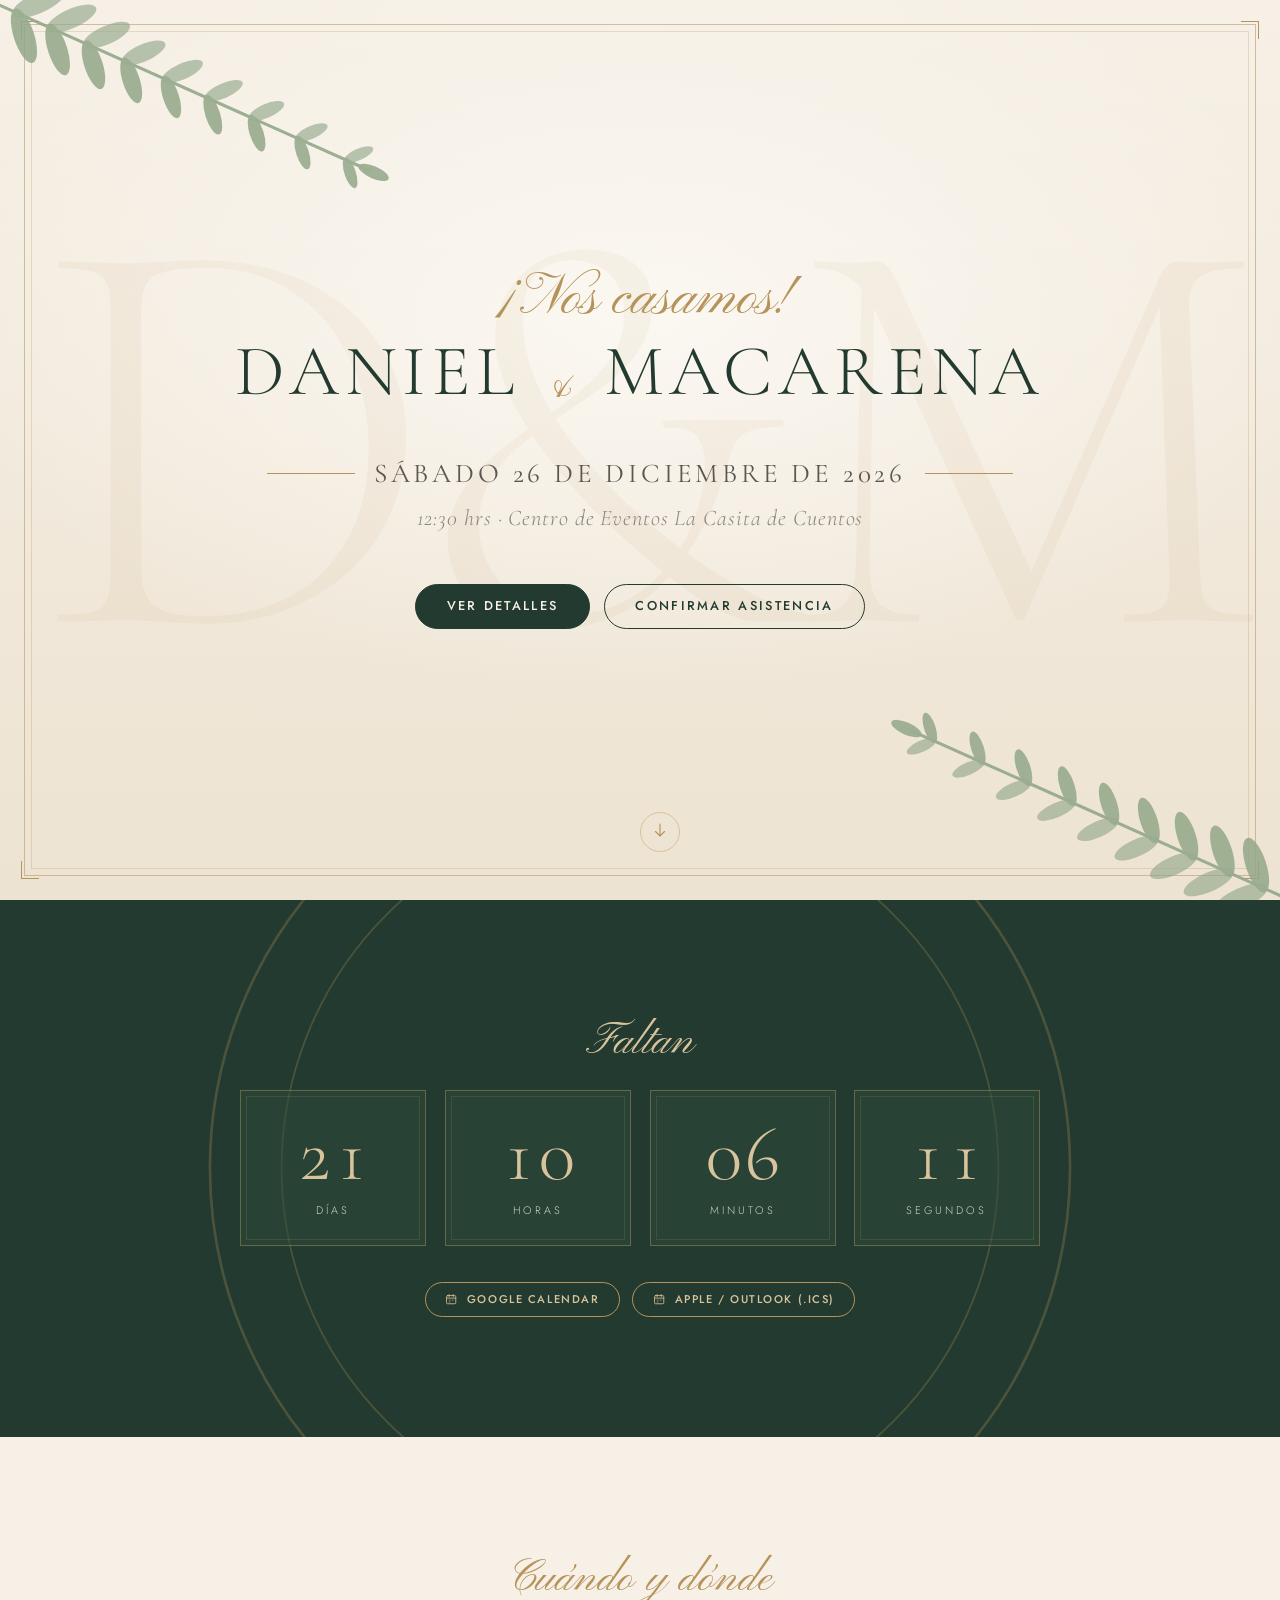
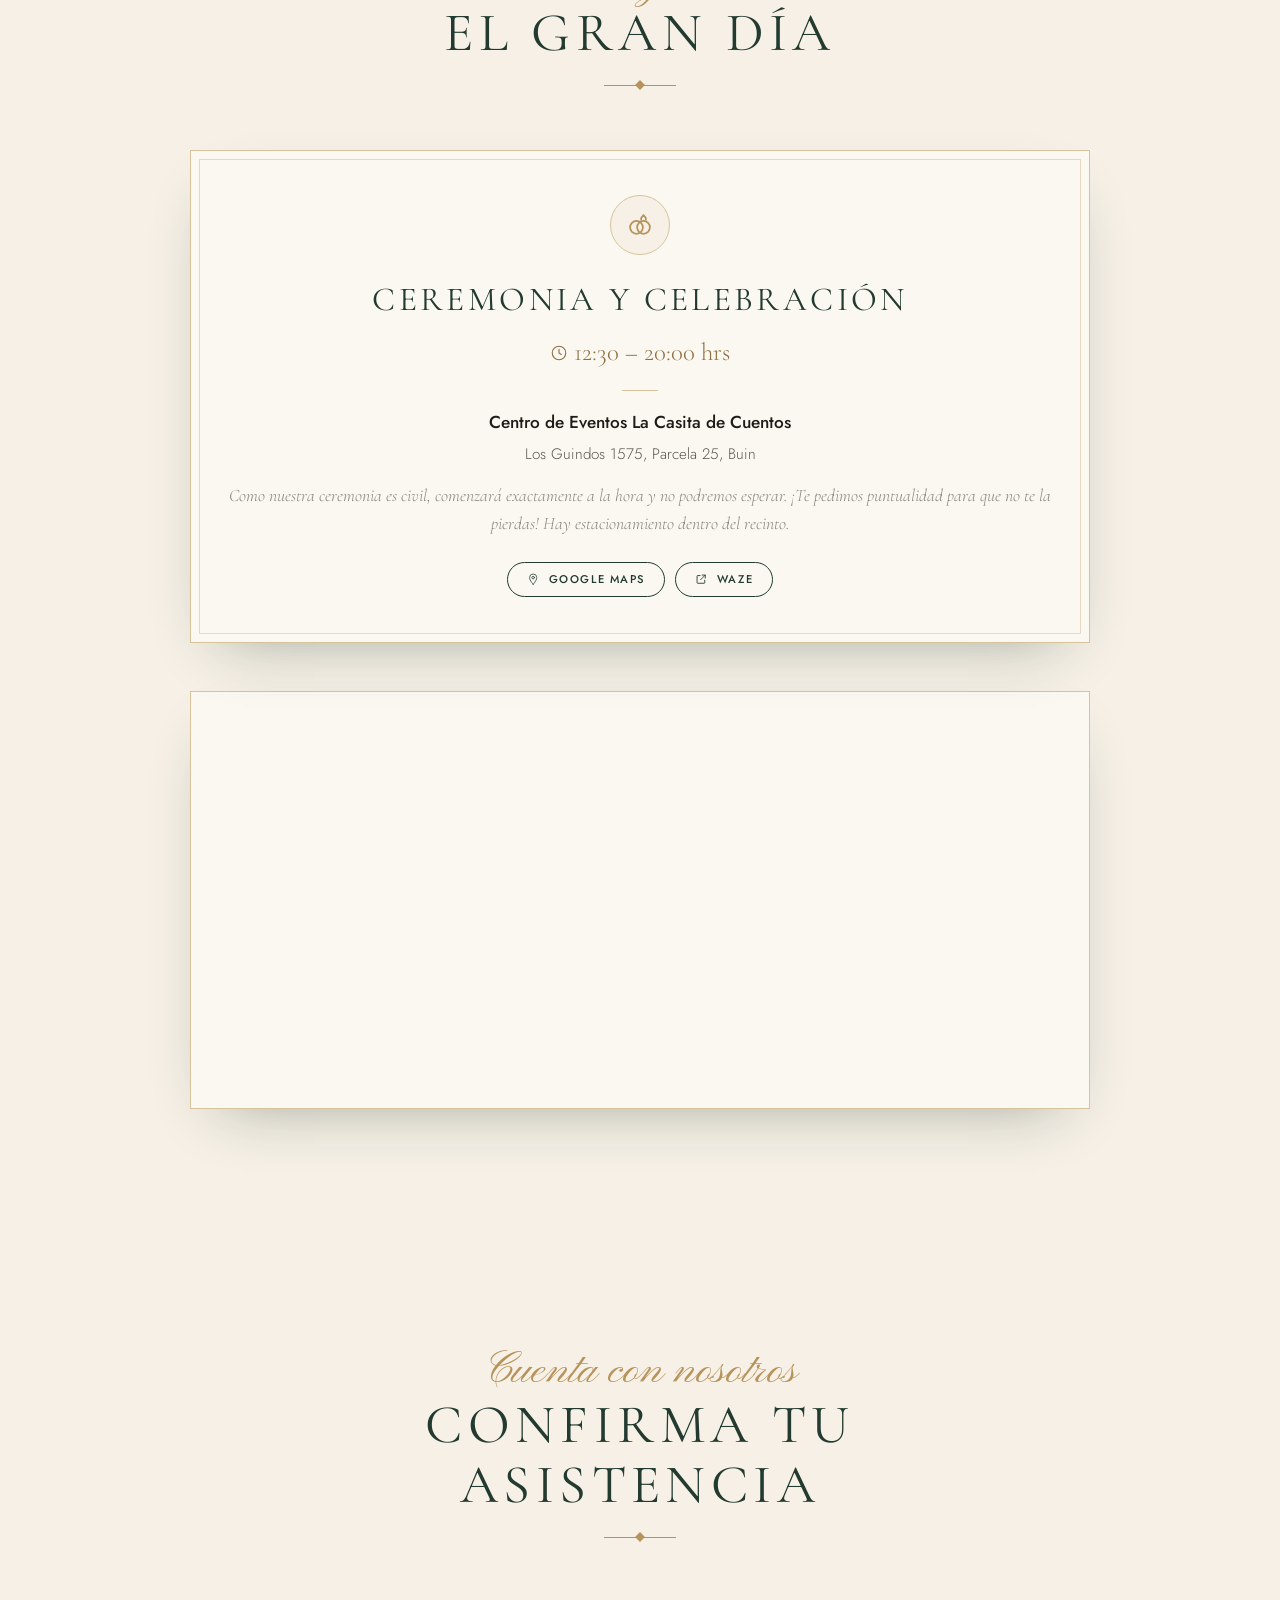
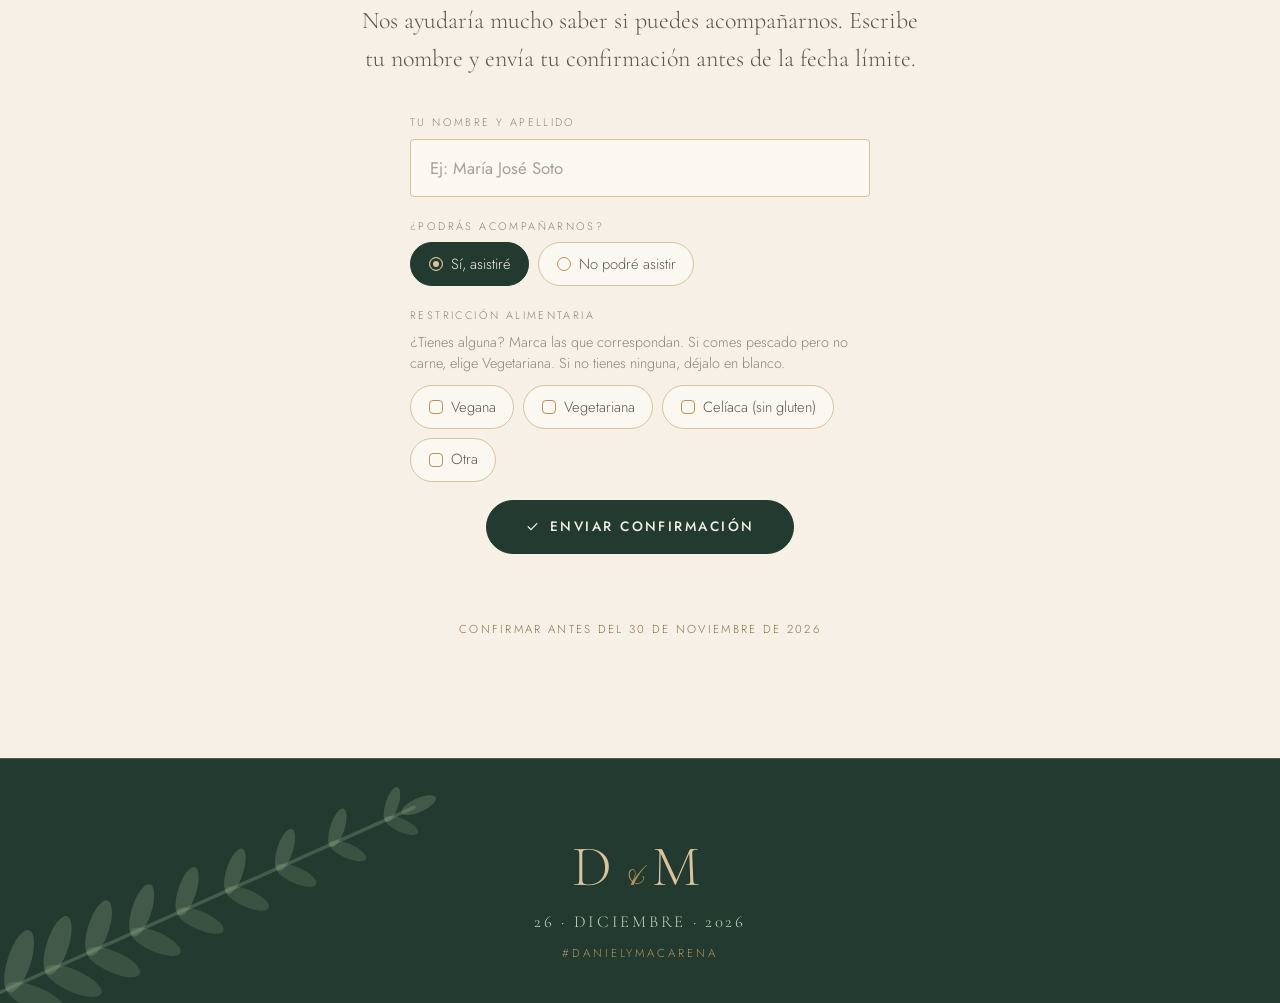
<file: index.html>
<!DOCTYPE html>
<html lang="es-CL">
<head>
  <meta charset="UTF-8">
  <meta name="viewport" content="width=device-width, initial-scale=1">
  <title>Daniel & Macarena · ¡Nos casamos!</title>
  <meta name="description" content="Te invitamos a celebrar el matrimonio de Daniel y Macarena. Fecha, hora, lugar, itinerario y toda la información del gran día.">
  <meta property="og:title" content="Daniel & Macarena · ¡Nos casamos!">
  <meta property="og:description" content="Te invitamos a celebrar nuestro matrimonio. Aquí encontrarás toda la información del gran día.">
  <meta property="og:type" content="website">
  <meta name="theme-color" content="#223A2F">
  <link rel="icon" href="/assets/favicon.svg" type="image/svg+xml">
  <link rel="preconnect" href="https://fonts.googleapis.com">
  <link rel="preconnect" href="https://fonts.gstatic.com" crossorigin>
  <link href="https://fonts.googleapis.com/css2?family=Cormorant+Garamond:ital,wght@0,300;0,400;0,500;1,300;1,400&family=Jost:wght@300;400;500&family=Pinyon+Script&display=swap" rel="stylesheet">
  <link rel="stylesheet" href="/css/styles.css?v=20261020-4">
</head>
<body>

  <!-- ======================================================= Sprite SVG -->
  <svg width="0" height="0" style="position:absolute" aria-hidden="true" focusable="false">
    <defs>
      <!-- Rama botánica (olivo) -->
      <symbol id="ico-rama" viewBox="0 0 206 100">
        <path d="M6 94Q78 62 194 10" fill="none" stroke="currentColor" stroke-width="1.5" stroke-linecap="round"/>
        <g fill="currentColor">
          <ellipse cx="24.5" cy="76.1" rx="14" ry="5" transform="rotate(-72 24.5 76.1)" opacity="0.95"/>
          <ellipse cx="31.7" cy="92.2" rx="14" ry="5" transform="rotate(24 31.7 92.2)" opacity="0.7"/>
          <ellipse cx="41" cy="69.3" rx="13.2" ry="4.7" transform="rotate(-72 41 69.3)" opacity="0.95"/>
          <ellipse cx="47.8" cy="84.5" rx="13.2" ry="4.7" transform="rotate(24 47.8 84.5)" opacity="0.7"/>
          <ellipse cx="58.6" cy="61.9" rx="12.5" ry="4.5" transform="rotate(-72 58.6 61.9)" opacity="0.95"/>
          <ellipse cx="65" cy="76.4" rx="12.5" ry="4.5" transform="rotate(24 65 76.4)" opacity="0.7"/>
          <ellipse cx="77.1" cy="54.2" rx="11.7" ry="4.2" transform="rotate(-72.1 77.1 54.2)" opacity="0.95"/>
          <ellipse cx="83.1" cy="67.7" rx="11.7" ry="4.2" transform="rotate(23.9 83.1 67.7)" opacity="0.7"/>
          <ellipse cx="96.6" cy="46.1" rx="10.9" ry="3.9" transform="rotate(-72.1 96.6 46.1)" opacity="0.95"/>
          <ellipse cx="102.2" cy="58.6" rx="10.9" ry="3.9" transform="rotate(23.9 102.2 58.6)" opacity="0.7"/>
          <ellipse cx="117.1" cy="37.4" rx="10.2" ry="3.6" transform="rotate(-72.1 117.1 37.4)" opacity="0.95"/>
          <ellipse cx="122.4" cy="49.1" rx="10.2" ry="3.6" transform="rotate(23.9 122.4 49.1)" opacity="0.7"/>
          <ellipse cx="138.6" cy="28.3" rx="9.4" ry="3.4" transform="rotate(-72.1 138.6 28.3)" opacity="0.95"/>
          <ellipse cx="143.4" cy="39.2" rx="9.4" ry="3.4" transform="rotate(23.9 143.4 39.2)" opacity="0.7"/>
          <ellipse cx="161.1" cy="18.8" rx="8.6" ry="3.1" transform="rotate(-72.1 161.1 18.8)" opacity="0.95"/>
          <ellipse cx="165.5" cy="28.7" rx="8.6" ry="3.1" transform="rotate(23.9 165.5 28.7)" opacity="0.7"/>
          <ellipse cx="184.5" cy="8.8" rx="7.8" ry="2.8" transform="rotate(-72.1 184.5 8.8)" opacity="0.95"/>
          <ellipse cx="188.6" cy="17.8" rx="7.8" ry="2.8" transform="rotate(23.9 188.6 17.8)" opacity="0.7"/>
          <ellipse cx="196" cy="9.1" rx="8" ry="3" transform="rotate(-24.1 196 9.1)" opacity=".95"/>
        </g>
      </symbol>

      <!-- Iconos de línea (24x24) -->
      <symbol id="ico-anillos" viewBox="0 0 24 24" fill="none" stroke="currentColor" stroke-width="1.5" stroke-linecap="round" stroke-linejoin="round">
        <circle cx="9" cy="14" r="5.5"/><circle cx="15" cy="14" r="5.5"/><path d="M13 7.5V6l2-2.5 2 2.5v1.5"/>
      </symbol>
      <symbol id="ico-copa" viewBox="0 0 24 24" fill="none" stroke="currentColor" stroke-width="1.5" stroke-linecap="round" stroke-linejoin="round">
        <path d="M8 3h8l-.8 7.2a3.2 3.2 0 0 1-6.4 0z"/><path d="M12 13.5V20M8.5 21h7"/><path d="M8.6 7h6.8" opacity=".6"/>
      </symbol>
      <symbol id="ico-cena" viewBox="0 0 24 24" fill="none" stroke="currentColor" stroke-width="1.5" stroke-linecap="round" stroke-linejoin="round">
        <path d="M5 3v7a2.5 2.5 0 0 0 5 0V3M7.5 3v18"/><path d="M17 3c-1.7 1.2-2.5 3.5-2.5 6.5V13H17M17 3v18"/>
      </symbol>
      <symbol id="ico-musica" viewBox="0 0 24 24" fill="none" stroke="currentColor" stroke-width="1.5" stroke-linecap="round" stroke-linejoin="round">
        <path d="M9 18V5l12-2v13"/><circle cx="6" cy="18" r="3"/><circle cx="18" cy="16" r="3"/>
      </symbol>
      <symbol id="ico-pin" viewBox="0 0 24 24" fill="none" stroke="currentColor" stroke-width="1.5" stroke-linecap="round" stroke-linejoin="round">
        <path d="M12 22s7-7.2 7-13a7 7 0 1 0-14 0c0 5.8 7 13 7 13z"/><circle cx="12" cy="9" r="2.5"/>
      </symbol>
      <symbol id="ico-reloj" viewBox="0 0 24 24" fill="none" stroke="currentColor" stroke-width="1.5" stroke-linecap="round" stroke-linejoin="round">
        <circle cx="12" cy="12" r="9"/><path d="M12 7v5l3 2"/>
      </symbol>
      <symbol id="ico-regalo" viewBox="0 0 24 24" fill="none" stroke="currentColor" stroke-width="1.5" stroke-linecap="round" stroke-linejoin="round">
        <rect x="3" y="8" width="18" height="13" rx="1"/><path d="M3 12.5h18M12 8v13"/><path d="M12 8c-2.2-4-6.2-4-6.2-1.3S10 8 12 8zm0 0c2.2-4 6.2-4 6.2-1.3S14 8 12 8z"/>
      </symbol>
      <symbol id="ico-copiar" viewBox="0 0 24 24" fill="none" stroke="currentColor" stroke-width="1.7" stroke-linecap="round" stroke-linejoin="round">
        <rect x="9" y="9" width="11" height="11" rx="2"/><path d="M5 15V5a2 2 0 0 1 2-2h10"/>
      </symbol>
      <symbol id="ico-check" viewBox="0 0 24 24" fill="none" stroke="currentColor" stroke-width="2" stroke-linecap="round" stroke-linejoin="round">
        <path d="M5 12.5l4.5 4.5L19 7.5"/>
      </symbol>
      <symbol id="ico-calendario" viewBox="0 0 24 24" fill="none" stroke="currentColor" stroke-width="1.6" stroke-linecap="round" stroke-linejoin="round">
        <rect x="3" y="5" width="18" height="16" rx="2"/><path d="M3 10h18M8 3v4M16 3v4"/><path d="M8 14h2M14 14h2M8 17.5h2" opacity=".7"/>
      </symbol>
      <symbol id="ico-vestido" viewBox="0 0 24 24" fill="none" stroke="currentColor" stroke-width="1.5" stroke-linecap="round" stroke-linejoin="round">
        <path d="M9 3l3 3 3-3M9 3l-.5 5h7L15 3"/><path d="M8.5 8L4.5 20h15L15.5 8"/>
      </symbol>
      <symbol id="ico-flecha" viewBox="0 0 24 24" fill="none" stroke="currentColor" stroke-width="1.5" stroke-linecap="round" stroke-linejoin="round">
        <path d="M12 4v16M6 14l6 6 6-6"/>
      </symbol>
      <symbol id="ico-externo" viewBox="0 0 24 24" fill="none" stroke="currentColor" stroke-width="1.7" stroke-linecap="round" stroke-linejoin="round">
        <path d="M14 4h6v6M20 4l-9 9"/><path d="M19 14v5a1 1 0 0 1-1 1H5a1 1 0 0 1-1-1V6a1 1 0 0 1 1-1h5"/>
      </symbol>
    </defs>
  </svg>

  <!-- ============================================================ Nav -->
  <nav class="nav" id="nav" aria-label="Secciones">
    <a class="nav__marca" href="#inicio" id="navMarca">D&amp;M</a>
    <ul class="nav__links">
      <li><a href="#detalles">Detalles</a></li>
      <li><a href="#itinerario">Itinerario</a></li>
      <li><a href="#dresscode">Dress code</a></li>
      <li data-seccion="regalo"><a href="#regalo">Regalo</a></li>
      <li data-seccion="confirmacion"><a href="#confirmar">Confirmar</a></li>
    </ul>
  </nav>

  <!-- =========================================================== Hero -->
  <header class="hero" id="inicio">
    <div class="hero__marco" aria-hidden="true"></div>
    <svg class="rama rama--tl" aria-hidden="true"><use href="#ico-rama"/></svg>
    <svg class="rama rama--br" aria-hidden="true"><use href="#ico-rama"/></svg>
    <div class="hero__mono" aria-hidden="true" id="heroMono">D&amp;M</div>

    <div class="hero__contenido">
      <p class="hero__pre anim anim-1" id="heroPre">¡Nos casamos!</p>
      <h1 class="hero__nombres anim anim-2">
        <span id="nombreNovio">Daniel</span>
        <span class="hero__amp" aria-hidden="true">&amp;</span>
        <span id="nombreNovia">Macarena</span>
      </h1>
      <p class="hero__fecha anim anim-3"><span id="heroFecha">Sábado 20 de marzo de 2027</span></p>
      <p class="hero__hora anim anim-3"><span id="heroHora">17:00</span> hrs · <span id="heroLugar">Santiago</span></p>
      <div class="hero__cta anim anim-4">
        <a class="btn btn--solido" href="#detalles">Ver detalles</a>
        <a class="btn" href="#confirmar" data-seccion="confirmacion">Confirmar asistencia</a>
      </div>
    </div>

    <a class="hero__scroll anim anim-5" href="#cuenta" aria-label="Bajar">
      <svg><use href="#ico-flecha"/></svg>
    </a>
  </header>

  <main>

    <!-- ================================================ Cuenta regresiva -->
    <section class="seccion cuenta" id="cuenta" aria-label="Cuenta regresiva">
      <svg class="cuenta__anillo" viewBox="0 0 200 200" aria-hidden="true">
        <circle cx="100" cy="100" r="96" fill="none" stroke="currentColor" stroke-width=".6"/>
        <circle cx="100" cy="100" r="80" fill="none" stroke="currentColor" stroke-width=".4"/>
      </svg>
      <div class="contenedor reveal">
        <p class="cuenta__pre">Faltan</p>
        <div class="cuenta__grid" id="cuentaGrid" role="timer" aria-live="off">
          <div class="cuenta__item"><span class="cuenta__num" id="cdDias">00</span><span class="cuenta__lbl">Días</span></div>
          <div class="cuenta__item"><span class="cuenta__num" id="cdHoras">00</span><span class="cuenta__lbl">Horas</span></div>
          <div class="cuenta__item"><span class="cuenta__num" id="cdMin">00</span><span class="cuenta__lbl">Minutos</span></div>
          <div class="cuenta__item"><span class="cuenta__num" id="cdSeg">00</span><span class="cuenta__lbl">Segundos</span></div>
        </div>
        <p class="cuenta__hoy" id="cuentaHoy" hidden>¡Hoy es el gran día!</p>
        <div class="cuenta__cal">
          <a class="btn btn--oro btn--mini" id="btnGoogleCal" href="#" target="_blank" rel="noopener">
            <svg class="btn__ico"><use href="#ico-calendario"/></svg> Google Calendar
          </a>
          <button class="btn btn--oro btn--mini" id="btnIcs" type="button">
            <svg class="btn__ico"><use href="#ico-calendario"/></svg> Apple / Outlook (.ics)
          </button>
        </div>
      </div>
    </section>

    <!-- =========================================================== Detalles -->
    <section class="seccion detalles-sec" id="detalles">
      <div class="contenedor">
        <header class="titulo reveal">
          <span class="titulo__script">Cuándo y dónde</span>
          <h2 class="titulo__h">El gran día</h2>
          <span class="titulo__linea" aria-hidden="true"></span>
        </header>

        <div class="detalles reveal" id="detallesGrid"><!-- tarjetas por JS --></div>

        <div class="mapa reveal" id="mapaWrap">
          <div class="mapa__tabs" id="mapaTabs" role="tablist" aria-label="Elegir lugar"></div>
          <div class="mapa__marco">
            <iframe id="mapaFrame" title="Mapa del lugar" loading="lazy" referrerpolicy="no-referrer-when-downgrade" allowfullscreen></iframe>
          </div>
        </div>
      </div>
    </section>

    <!-- ========================================================= Itinerario -->
    <section class="seccion itinerario" id="itinerario">
      <div class="contenedor">
        <header class="titulo reveal">
          <span class="titulo__script">Paso a paso</span>
          <h2 class="titulo__h">Itinerario</h2>
          <span class="titulo__linea" aria-hidden="true"></span>
        </header>
        <ol class="linea reveal" id="lineaTiempo"><!-- hitos por JS --></ol>
      </div>
    </section>

    <!-- ========================================================= Dress code -->
    <section class="seccion dress" id="dresscode">
      <div class="contenedor contenedor--texto reveal">
        <header class="titulo">
          <span class="titulo__script">Qué vestir</span>
          <h2 class="titulo__h">Dress code</h2>
          <span class="titulo__linea" aria-hidden="true"></span>
        </header>
        <div class="dress__ico" aria-hidden="true"><svg><use href="#ico-vestido"/></svg></div>
        <p class="dress__h" id="dressTitulo"></p>
        <p class="dress__txt" id="dressDetalle"></p>
        <p class="dress__sub">Paleta sugerida</p>
        <div class="paleta" id="paleta"></div>
        <p class="dress__evitar" id="dressEvitar"></p>
      </div>
    </section>

    <!-- ============================================================= Regalo -->
    <section class="seccion regalo" id="regalo" data-seccion="regalo">
      <svg class="rama rama--regalo" aria-hidden="true"><use href="#ico-rama"/></svg>
      <div class="contenedor contenedor--texto reveal">
        <header class="titulo">
          <span class="titulo__script">Un detalle</span>
          <h2 class="titulo__h">Regalo</h2>
          <span class="titulo__linea" aria-hidden="true"></span>
        </header>
        <div class="regalo__ico" aria-hidden="true"><svg><use href="#ico-regalo"/></svg></div>
        <p class="regalo__txt" id="regaloMensaje"></p>
        <button class="btn btn--claro btn--grande" id="btnRegalo" type="button">
          <svg class="btn__ico"><use href="#ico-regalo"/></svg> Quiero hacer un regalo
        </button>
      </div>
    </section>

    <!-- ======================================================= Confirmación -->
    <section class="seccion rsvp" id="confirmar" data-seccion="confirmacion">
      <div class="contenedor contenedor--texto reveal">
        <header class="titulo">
          <span class="titulo__script">Cuenta con nosotros</span>
          <h2 class="titulo__h">Confirma tu asistencia</h2>
          <span class="titulo__linea" aria-hidden="true"></span>
        </header>
        <p class="rsvp__txt" id="rsvpTexto"></p>

        <form class="rsvp__form" id="rsvpForm" novalidate>
          <label class="campo">
            <span class="campo__lbl" id="rsvpLabel">Tu nombre y apellido</span>
            <input class="campo__input" type="text" name="nombre" id="rsvpNombre" required maxlength="80" autocomplete="name" placeholder="Ej: María José Soto">
          </label>
          <fieldset class="campo campo--opciones" id="rsvpAsistencia">
            <legend class="campo__lbl" id="rsvpAsistenciaLbl">¿Podrás acompañarnos?</legend>
            <div class="chips" id="rsvpAsiste"></div>
          </fieldset>
          <fieldset class="campo campo--opciones" id="rsvpRestriccion">
            <legend class="campo__lbl" id="rsvpRestriccionLbl">Restricción alimentaria</legend>
            <p class="campo__ayuda" id="rsvpRestriccionAyuda">¿Tienes alguna? Marca las que correspondan. Si no, déjalo en blanco.</p>
            <div class="chips" id="rsvpRestricciones"></div>
            <input class="campo__input campo__otra" type="text" id="rsvpOtraTxt" maxlength="80" autocomplete="off" aria-label="Otra restricción alimentaria" placeholder="¿Cuál?" hidden>
          </fieldset>
          <!-- Campo trampa para bots: los humanos no lo ven ni lo llenan -->
          <input type="text" name="empresa" id="rsvpHp" class="hp" tabindex="-1" autocomplete="off" aria-hidden="true">
          <button class="btn btn--solido btn--grande" type="submit" id="btnEnviar">
            <svg class="btn__ico"><use href="#ico-check"/></svg> <span id="btnEnviarTxt">Enviar confirmación</span>
          </button>
          <p class="rsvp__estado" id="rsvpEstado" role="status" aria-live="polite"></p>
        </form>

        <div class="rsvp__exito" id="rsvpExito" hidden>
          <span class="rsvp__exito-ico" aria-hidden="true"><svg><use href="#ico-check"/></svg></span>
          <p class="rsvp__exito-txt" id="rsvpExitoTxt"></p>
          <p class="rsvp__exito-estado" id="rsvpExitoEstado" role="status" aria-live="polite" hidden></p>
          <button class="btn btn--mini" type="button" id="btnOtra">Confirmar a otra persona</button>
        </div>

        <p class="rsvp__limite" id="rsvpLimite"></p>
      </div>
    </section>

  </main>

  <!-- ============================================================== Pie -->
  <footer class="pie">
    <svg class="pie__rama" aria-hidden="true"><use href="#ico-rama"/></svg>
    <div class="pie__mono" id="pieMono">D<span>&amp;</span>M</div>
    <p class="pie__fecha" id="pieFecha"></p>
    <p class="pie__hash" id="pieHash"></p>
    <p class="pie__frase" id="pieDespedida"></p>
  </footer>

  <!-- ======================================================= Modal regalo -->
  <dialog class="modal" id="modalRegalo" aria-labelledby="modalTitulo">
    <div class="modal__caja">
      <button class="modal__cerrar" id="modalCerrar" type="button" aria-label="Cerrar">&times;</button>
      <svg class="modal__ico" aria-hidden="true"><use href="#ico-regalo"/></svg>
      <h3 class="modal__h" id="modalTitulo">Datos para transferir</h3>
      <p class="modal__sub">Toca el ícono para copiar cada dato</p>
      <ul class="datos" id="datosTransferencia"></ul>
      <div class="modal__acciones">
        <button class="btn btn--solido btn--mini" id="btnCopiarTodo" type="button">
          <svg class="btn__ico"><use href="#ico-copiar"/></svg> Copiar todos los datos
        </button>
      </div>
      <p class="modal__gracias" id="modalGracias"></p>
    </div>
  </dialog>

  <div class="toast" id="toast" role="status" aria-live="polite"></div>

  <script src="/js/config.js?v=20261020-4"></script>
  <script src="/js/main.js?v=20261020-4"></script>
</body>
</html>
</file>
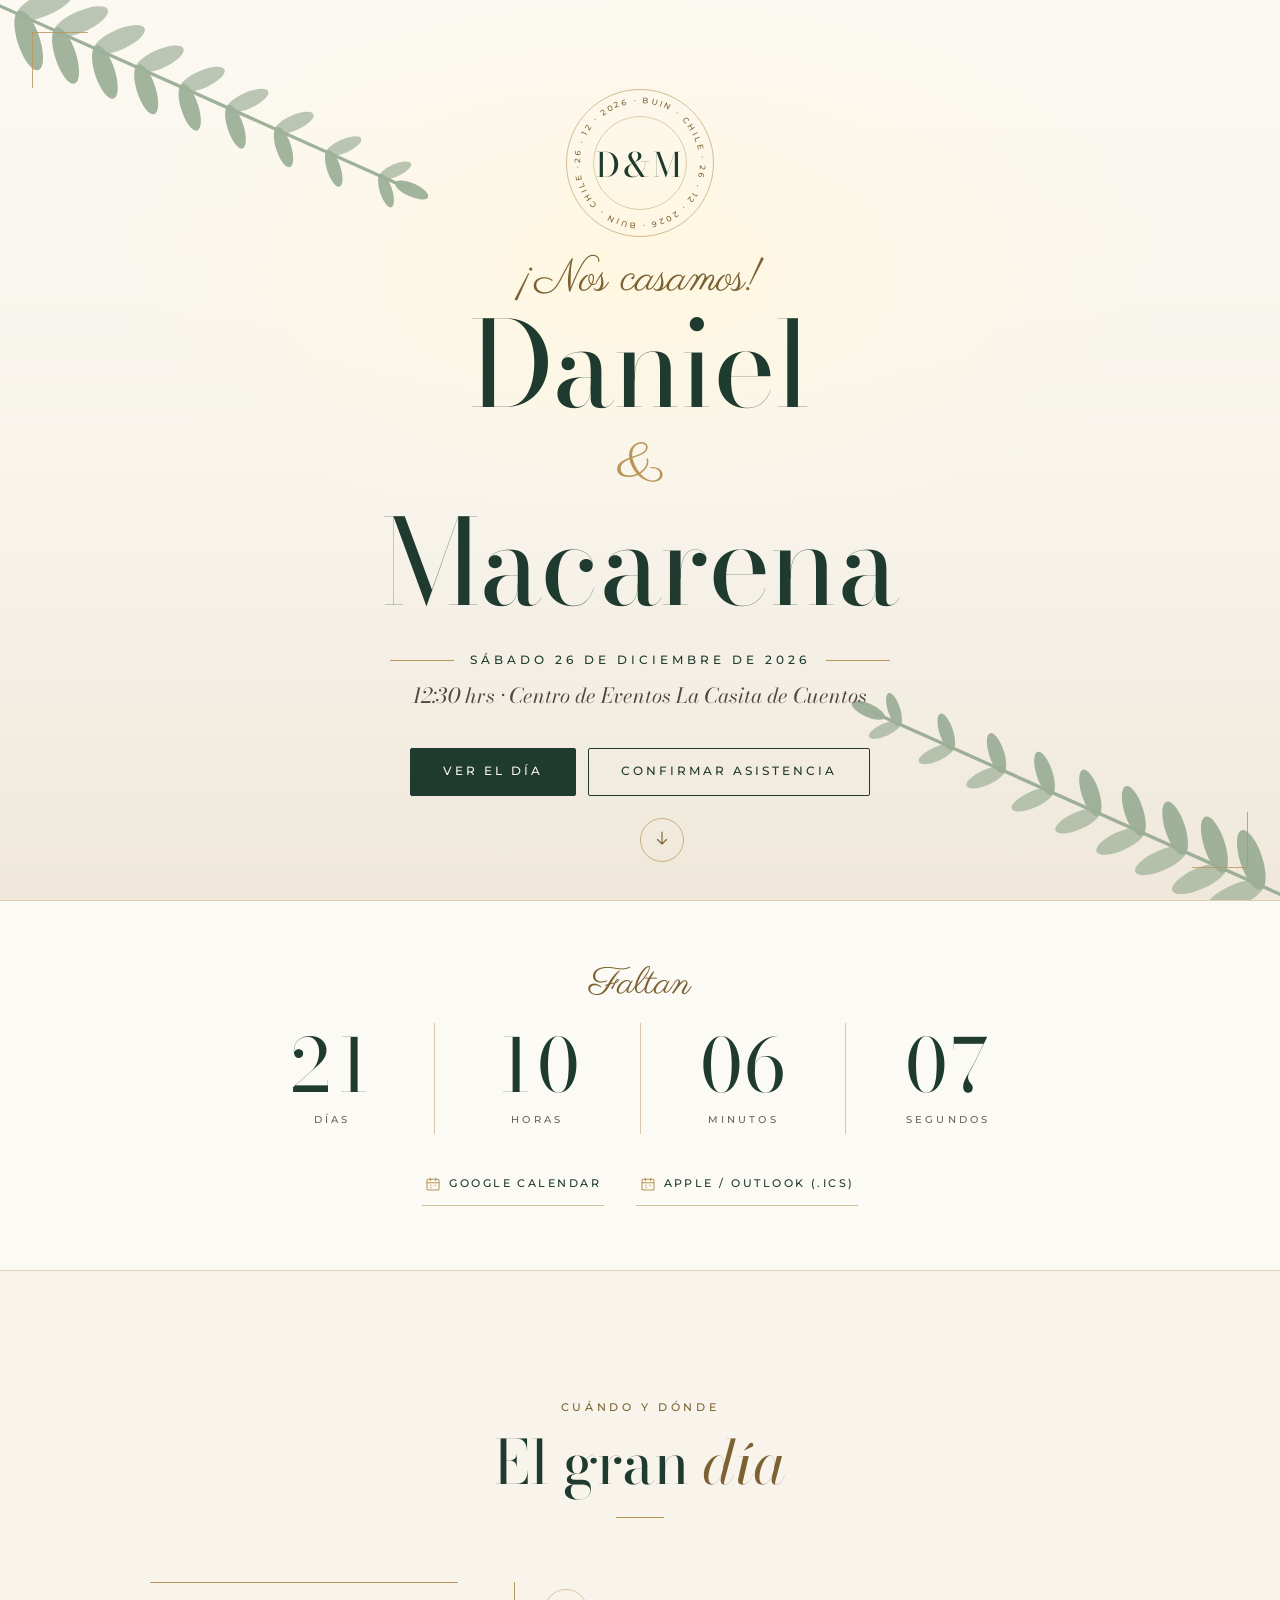
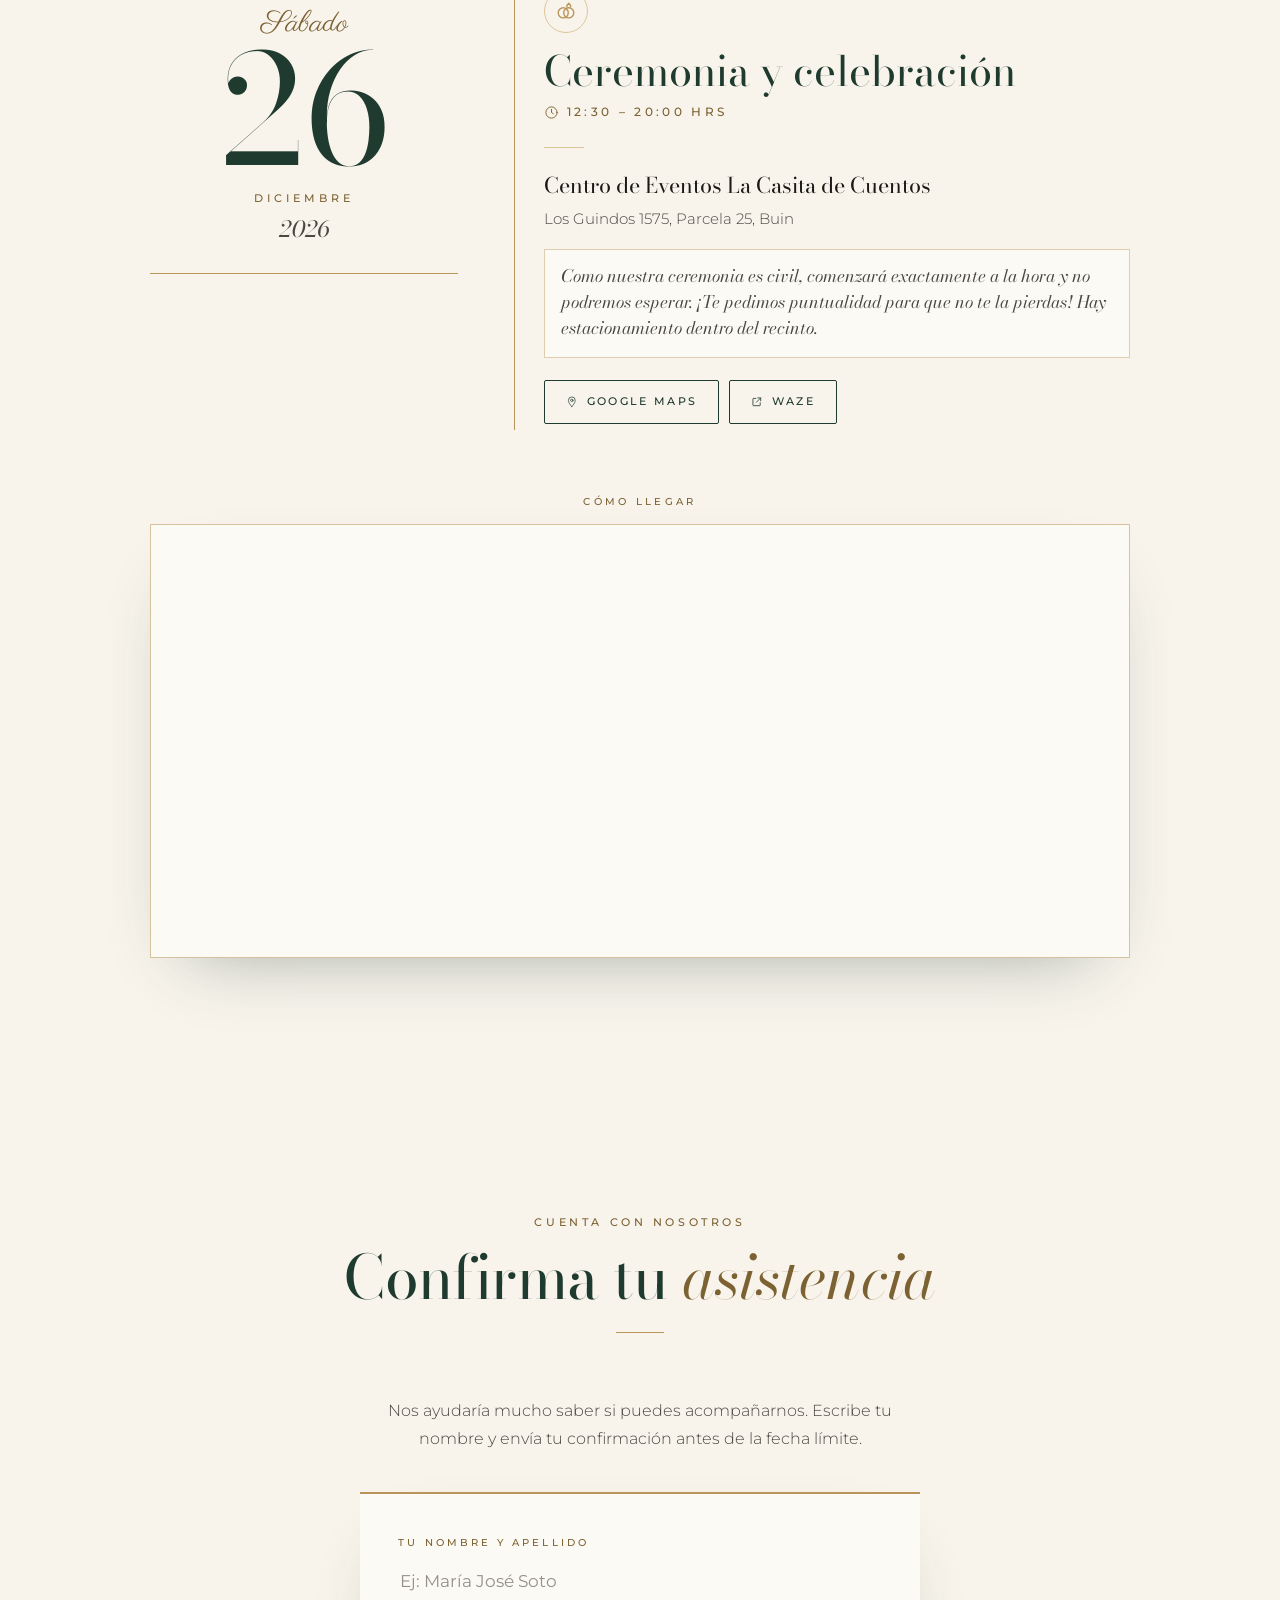
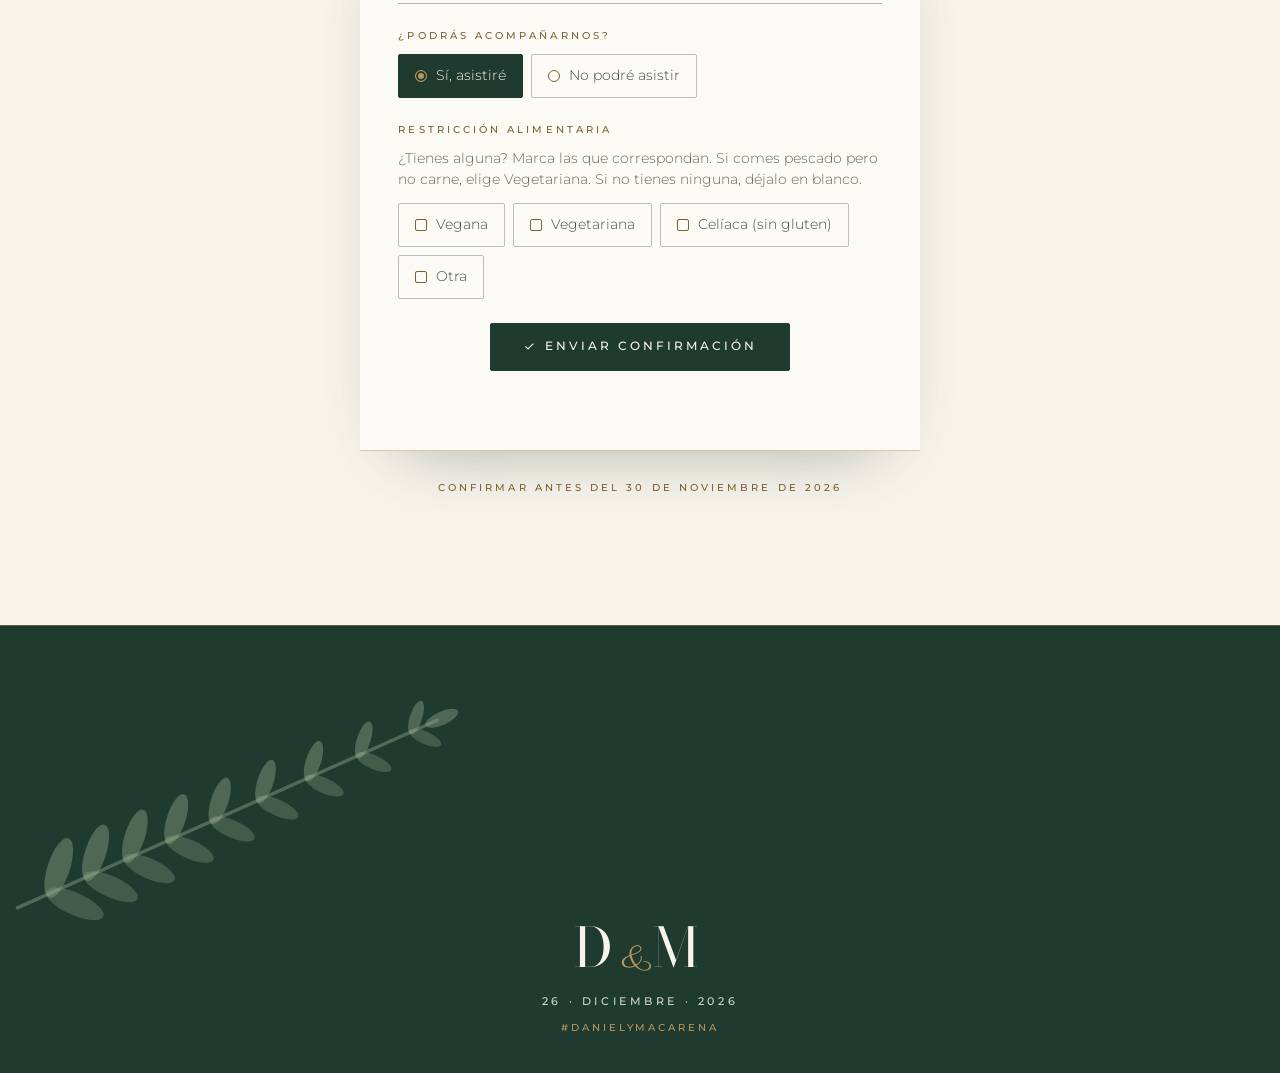
<file: dia.html>
<!DOCTYPE html>
<html lang="es-CL">
<head>
  <meta charset="UTF-8">
  <meta name="viewport" content="width=device-width, initial-scale=1">
  <title>Daniel & Macarena · ¡Nos casamos!</title>
  <meta name="description" content="Te invitamos a celebrar el matrimonio de Daniel y Macarena. Fecha, hora, lugar, itinerario y toda la información del gran día.">
  <meta property="og:title" content="Daniel & Macarena · ¡Nos casamos!">
  <meta property="og:description" content="Te invitamos a celebrar nuestro matrimonio. Aquí encontrarás toda la información del gran día.">
  <meta property="og:type" content="website">
  <meta name="theme-color" content="#1F3A2E">
  <link rel="icon" href="/assets/favicon.svg" type="image/svg+xml">
  <link rel="preload" href="/assets/fonts-noche/bodoni-moda.woff2" as="font" type="font/woff2" crossorigin>
  <link rel="preload" href="/assets/fonts-noche/montserrat.woff2" as="font" type="font/woff2" crossorigin>
  <link rel="preload" href="/assets/fonts-noche/parisienne.woff2" as="font" type="font/woff2" crossorigin>
  <link rel="stylesheet" href="/css/dia.css?v=dia-1">
</head>
<body>

  <svg width="0" height="0" style="position:absolute" aria-hidden="true" focusable="false">
    <defs>
      <!-- Rama botánica (olivo) -->
      <symbol id="ico-rama" viewBox="0 0 206 100">
        <path d="M6 94Q78 62 194 10" fill="none" stroke="currentColor" stroke-width="1.5" stroke-linecap="round"/>
        <g fill="currentColor">
          <ellipse cx="24.5" cy="76.1" rx="14" ry="5" transform="rotate(-72 24.5 76.1)" opacity="0.95"/>
          <ellipse cx="31.7" cy="92.2" rx="14" ry="5" transform="rotate(24 31.7 92.2)" opacity="0.7"/>
          <ellipse cx="41" cy="69.3" rx="13.2" ry="4.7" transform="rotate(-72 41 69.3)" opacity="0.95"/>
          <ellipse cx="47.8" cy="84.5" rx="13.2" ry="4.7" transform="rotate(24 47.8 84.5)" opacity="0.7"/>
          <ellipse cx="58.6" cy="61.9" rx="12.5" ry="4.5" transform="rotate(-72 58.6 61.9)" opacity="0.95"/>
          <ellipse cx="65" cy="76.4" rx="12.5" ry="4.5" transform="rotate(24 65 76.4)" opacity="0.7"/>
          <ellipse cx="77.1" cy="54.2" rx="11.7" ry="4.2" transform="rotate(-72.1 77.1 54.2)" opacity="0.95"/>
          <ellipse cx="83.1" cy="67.7" rx="11.7" ry="4.2" transform="rotate(23.9 83.1 67.7)" opacity="0.7"/>
          <ellipse cx="96.6" cy="46.1" rx="10.9" ry="3.9" transform="rotate(-72.1 96.6 46.1)" opacity="0.95"/>
          <ellipse cx="102.2" cy="58.6" rx="10.9" ry="3.9" transform="rotate(23.9 102.2 58.6)" opacity="0.7"/>
          <ellipse cx="117.1" cy="37.4" rx="10.2" ry="3.6" transform="rotate(-72.1 117.1 37.4)" opacity="0.95"/>
          <ellipse cx="122.4" cy="49.1" rx="10.2" ry="3.6" transform="rotate(23.9 122.4 49.1)" opacity="0.7"/>
          <ellipse cx="138.6" cy="28.3" rx="9.4" ry="3.4" transform="rotate(-72.1 138.6 28.3)" opacity="0.95"/>
          <ellipse cx="143.4" cy="39.2" rx="9.4" ry="3.4" transform="rotate(23.9 143.4 39.2)" opacity="0.7"/>
          <ellipse cx="161.1" cy="18.8" rx="8.6" ry="3.1" transform="rotate(-72.1 161.1 18.8)" opacity="0.95"/>
          <ellipse cx="165.5" cy="28.7" rx="8.6" ry="3.1" transform="rotate(23.9 165.5 28.7)" opacity="0.7"/>
          <ellipse cx="184.5" cy="8.8" rx="7.8" ry="2.8" transform="rotate(-72.1 184.5 8.8)" opacity="0.95"/>
          <ellipse cx="188.6" cy="17.8" rx="7.8" ry="2.8" transform="rotate(23.9 188.6 17.8)" opacity="0.7"/>
          <ellipse cx="196" cy="9.1" rx="8" ry="3" transform="rotate(-24.1 196 9.1)" opacity=".95"/>
        </g>
      </symbol>

      <!-- Iconos de línea (24x24) -->
      <symbol id="ico-anillos" viewBox="0 0 24 24" fill="none" stroke="currentColor" stroke-width="1.5" stroke-linecap="round" stroke-linejoin="round">
        <circle cx="9" cy="14" r="5.5"/><circle cx="15" cy="14" r="5.5"/><path d="M13 7.5V6l2-2.5 2 2.5v1.5"/>
      </symbol>
      <symbol id="ico-copa" viewBox="0 0 24 24" fill="none" stroke="currentColor" stroke-width="1.5" stroke-linecap="round" stroke-linejoin="round">
        <path d="M8 3h8l-.8 7.2a3.2 3.2 0 0 1-6.4 0z"/><path d="M12 13.5V20M8.5 21h7"/><path d="M8.6 7h6.8" opacity=".6"/>
      </symbol>
      <symbol id="ico-cena" viewBox="0 0 24 24" fill="none" stroke="currentColor" stroke-width="1.5" stroke-linecap="round" stroke-linejoin="round">
        <path d="M5 3v7a2.5 2.5 0 0 0 5 0V3M7.5 3v18"/><path d="M17 3c-1.7 1.2-2.5 3.5-2.5 6.5V13H17M17 3v18"/>
      </symbol>
      <symbol id="ico-musica" viewBox="0 0 24 24" fill="none" stroke="currentColor" stroke-width="1.5" stroke-linecap="round" stroke-linejoin="round">
        <path d="M9 18V5l12-2v13"/><circle cx="6" cy="18" r="3"/><circle cx="18" cy="16" r="3"/>
      </symbol>
      <symbol id="ico-pin" viewBox="0 0 24 24" fill="none" stroke="currentColor" stroke-width="1.5" stroke-linecap="round" stroke-linejoin="round">
        <path d="M12 22s7-7.2 7-13a7 7 0 1 0-14 0c0 5.8 7 13 7 13z"/><circle cx="12" cy="9" r="2.5"/>
      </symbol>
      <symbol id="ico-reloj" viewBox="0 0 24 24" fill="none" stroke="currentColor" stroke-width="1.5" stroke-linecap="round" stroke-linejoin="round">
        <circle cx="12" cy="12" r="9"/><path d="M12 7v5l3 2"/>
      </symbol>
      <symbol id="ico-regalo" viewBox="0 0 24 24" fill="none" stroke="currentColor" stroke-width="1.5" stroke-linecap="round" stroke-linejoin="round">
        <rect x="3" y="8" width="18" height="13" rx="1"/><path d="M3 12.5h18M12 8v13"/><path d="M12 8c-2.2-4-6.2-4-6.2-1.3S10 8 12 8zm0 0c2.2-4 6.2-4 6.2-1.3S14 8 12 8z"/>
      </symbol>
      <symbol id="ico-copiar" viewBox="0 0 24 24" fill="none" stroke="currentColor" stroke-width="1.7" stroke-linecap="round" stroke-linejoin="round">
        <rect x="9" y="9" width="11" height="11" rx="2"/><path d="M5 15V5a2 2 0 0 1 2-2h10"/>
      </symbol>
      <symbol id="ico-check" viewBox="0 0 24 24" fill="none" stroke="currentColor" stroke-width="2" stroke-linecap="round" stroke-linejoin="round">
        <path d="M5 12.5l4.5 4.5L19 7.5"/>
      </symbol>
      <symbol id="ico-calendario" viewBox="0 0 24 24" fill="none" stroke="currentColor" stroke-width="1.6" stroke-linecap="round" stroke-linejoin="round">
        <rect x="3" y="5" width="18" height="16" rx="2"/><path d="M3 10h18M8 3v4M16 3v4"/><path d="M8 14h2M14 14h2M8 17.5h2" opacity=".7"/>
      </symbol>
      <symbol id="ico-vestido" viewBox="0 0 24 24" fill="none" stroke="currentColor" stroke-width="1.5" stroke-linecap="round" stroke-linejoin="round">
        <path d="M9 3l3 3 3-3M9 3l-.5 5h7L15 3"/><path d="M8.5 8L4.5 20h15L15.5 8"/>
      </symbol>
      <symbol id="ico-flecha" viewBox="0 0 24 24" fill="none" stroke="currentColor" stroke-width="1.5" stroke-linecap="round" stroke-linejoin="round">
        <path d="M12 4v16M6 14l6 6 6-6"/>
      </symbol>
      <symbol id="ico-externo" viewBox="0 0 24 24" fill="none" stroke="currentColor" stroke-width="1.7" stroke-linecap="round" stroke-linejoin="round">
        <path d="M14 4h6v6M20 4l-9 9"/><path d="M19 14v5a1 1 0 0 1-1 1H5a1 1 0 0 1-1-1V6a1 1 0 0 1 1-1h5"/>
      </symbol>
    </defs>
  </svg>

  <!-- ============================================================ Nav -->
  <nav class="nav" id="nav" aria-label="Secciones">
    <a class="nav__marca" href="#inicio" id="navMarca">D&amp;M</a>
    <ul class="nav__links">
      <li><a href="#detalles">El día</a></li>
      <li data-seccion="regalo"><a href="#regalo">Regalo</a></li>
      <li data-seccion="confirmacion"><a href="#confirmar">Confirmar</a></li>
    </ul>
  </nav>

  <!-- =========================================================== Hero -->
  <header class="hero" id="inicio">
    <svg class="rama rama--tl" aria-hidden="true"><use href="#ico-rama"/></svg>
    <svg class="rama rama--br" aria-hidden="true"><use href="#ico-rama"/></svg>
    <div class="hero__marco" aria-hidden="true"></div>
    <div class="hero__contenido">
      <div class="sello anim anim-1" aria-hidden="true">
        <svg class="sello__anillo" viewBox="0 0 200 200">
          <defs><path id="selloRuta" d="M100,100 m-80,0 a80,80 0 1,1 160,0 a80,80 0 1,1 -160,0"/></defs>
          <circle cx="100" cy="100" r="98" fill="none" stroke="currentColor" stroke-width=".8"/>
          <circle cx="100" cy="100" r="62" fill="none" stroke="currentColor" stroke-width=".6"/>
          <text class="sello__texto" textLength="500" lengthAdjust="spacing"><textPath href="#selloRuta" textLength="500" lengthAdjust="spacing">26 · 12 · 2026 · BUIN · CHILE · 26 · 12 · 2026 · BUIN · CHILE · </textPath></text>
        </svg>
        <span class="sello__mono" id="heroMono">D&amp;M</span>
      </div>
      <p class="hero__pre anim anim-2" id="heroPre">¡Nos casamos!</p>
      <h1 class="hero__nombres anim anim-3">
        <span id="nombreNovio">Daniel</span>
        <span class="hero__amp" aria-hidden="true">&amp;</span>
        <span id="nombreNovia">Macarena</span>
      </h1>
      <div class="hero__datos anim anim-4">
        <p class="hero__fecha"><span id="heroFecha">Sábado 26 de diciembre de 2026</span></p>
        <p class="hero__hora"><span id="heroHora">12:30</span> hrs · <span id="heroLugar">Centro de Eventos La Casita de Cuentos</span></p>
      </div>
      <div class="hero__cta anim anim-5">
        <a class="btn btn--solido" href="#detalles">Ver el día</a>
        <a class="btn" href="#confirmar" data-seccion="confirmacion">Confirmar asistencia</a>
      </div>
    </div>
    <a class="hero__scroll anim anim-5" href="#cuenta" aria-label="Bajar">
      <svg><use href="#ico-flecha"/></svg>
    </a>
  </header>

  <main>
    <!-- ================================================ Cuenta regresiva -->
    <section class="cuenta" id="cuenta" aria-label="Cuenta regresiva">
      <div class="contenedor reveal">
        <p class="cuenta__pre">Faltan</p>
        <div class="cuenta__fila" id="cuentaGrid" role="timer" aria-live="off">
          <div class="cuenta__item"><span class="cuenta__num" id="cdDias">00</span><span class="cuenta__lbl">Días</span></div>
          <div class="cuenta__item"><span class="cuenta__num" id="cdHoras">00</span><span class="cuenta__lbl">Horas</span></div>
          <div class="cuenta__item"><span class="cuenta__num" id="cdMin">00</span><span class="cuenta__lbl">Minutos</span></div>
          <div class="cuenta__item"><span class="cuenta__num" id="cdSeg">00</span><span class="cuenta__lbl">Segundos</span></div>
        </div>
        <p class="cuenta__hoy" id="cuentaHoy" hidden>¡Hoy es el gran día!</p>
        <div class="cuenta__cal">
          <a class="enlace" id="btnGoogleCal" href="#" target="_blank" rel="noopener">
            <svg><use href="#ico-calendario"/></svg> Google Calendar
          </a>
          <button class="enlace" id="btnIcs" type="button">
            <svg><use href="#ico-calendario"/></svg> Apple / Outlook (.ics)
          </button>
        </div>
      </div>
    </section>

    <!-- =========================================================== El día -->
    <section class="seccion dia" id="detalles">
      <div class="contenedor">
        <header class="titulo reveal">
          <span class="titulo__kicker">Cuándo y dónde</span>
          <h2 class="titulo__h">El gran <em>día</em></h2>
          <span class="titulo__linea" aria-hidden="true"></span>
        </header>
        <div class="dia__grid reveal">
          <aside class="dia__fecha" aria-hidden="true">
            <span class="dia__semana">Sábado</span>
            <span class="dia__dia">26</span>
            <span class="dia__mes">Diciembre</span>
            <span class="dia__anio">2026</span>
          </aside>
          <div class="detalles" id="detallesGrid"></div>
        </div>
        <div class="mapa reveal" id="mapaWrap">
          <p class="mapa__caption">Cómo llegar</p>
          <div class="mapa__tabs" id="mapaTabs" role="tablist" aria-label="Elegir lugar"></div>
          <div class="mapa__marco">
            <iframe id="mapaFrame" title="Mapa del lugar" loading="lazy" referrerpolicy="no-referrer-when-downgrade" allowfullscreen></iframe>
          </div>
        </div>
      </div>
    </section>

    <!-- Secciones que main.js oculta cuando no hay datos (itinerario y dress code) -->
    <div id="itinerario" hidden><ul id="lineaTiempo"></ul></div>
    <div id="dresscode" hidden></div>

    <!-- =========================================================== Regalo -->
    <section class="seccion regalo" id="regalo" data-seccion="regalo">
      <div class="contenedor contenedor--texto reveal">
        <header class="titulo titulo--claro">
          <span class="titulo__kicker">Un detalle</span>
          <h2 class="titulo__h">Regalo</h2>
          <span class="titulo__linea" aria-hidden="true"></span>
        </header>
        <div class="regalo__ico" aria-hidden="true"><svg><use href="#ico-regalo"/></svg></div>
        <p class="regalo__txt" id="regaloMensaje"></p>
        <button class="btn btn--claro" id="btnRegalo" type="button">
          <svg class="btn__ico"><use href="#ico-regalo"/></svg> Quiero hacer un regalo
        </button>
      </div>
    </section>

    <!-- ===================================================== Confirmación -->
    <section class="seccion rsvp" id="confirmar" data-seccion="confirmacion">
      <div class="contenedor contenedor--texto reveal">
        <header class="titulo">
          <span class="titulo__kicker">Cuenta con nosotros</span>
          <h2 class="titulo__h">Confirma tu <em>asistencia</em></h2>
          <span class="titulo__linea" aria-hidden="true"></span>
        </header>
        <p class="rsvp__txt" id="rsvpTexto"></p>

        <form class="rsvp__form" id="rsvpForm" novalidate>
          <label class="campo">
            <span class="campo__lbl" id="rsvpLabel">Tu nombre y apellido</span>
            <input class="campo__input" type="text" name="nombre" id="rsvpNombre" required maxlength="80" autocomplete="name" placeholder="Ej: María José Soto">
          </label>
          <fieldset class="campo campo--opciones" id="rsvpAsistencia">
            <legend class="campo__lbl" id="rsvpAsistenciaLbl">¿Podrás acompañarnos?</legend>
            <div class="chips" id="rsvpAsiste"></div>
          </fieldset>
          <fieldset class="campo campo--opciones" id="rsvpRestriccion">
            <legend class="campo__lbl" id="rsvpRestriccionLbl">Restricción alimentaria</legend>
            <p class="campo__ayuda" id="rsvpRestriccionAyuda">¿Tienes alguna? Marca las que correspondan. Si no, déjalo en blanco.</p>
            <div class="chips" id="rsvpRestricciones"></div>
            <input class="campo__input campo__otra" type="text" id="rsvpOtraTxt" maxlength="80" autocomplete="off" aria-label="Otra restricción alimentaria" placeholder="¿Cuál?" hidden>
          </fieldset>
          <!-- Campo trampa para bots: los humanos no lo ven ni lo llenan -->
          <input type="text" name="empresa" id="rsvpHp" class="hp" tabindex="-1" autocomplete="off" aria-hidden="true">
          <button class="btn btn--solido btn--grande" type="submit" id="btnEnviar">
            <svg class="btn__ico"><use href="#ico-check"/></svg> <span id="btnEnviarTxt">Enviar confirmación</span>
          </button>
          <p class="rsvp__estado" id="rsvpEstado" role="status" aria-live="polite"></p>
        </form>

        <div class="rsvp__exito" id="rsvpExito" hidden>
          <span class="rsvp__exito-ico" aria-hidden="true"><svg><use href="#ico-check"/></svg></span>
          <p class="rsvp__exito-txt" id="rsvpExitoTxt"></p>
          <p class="rsvp__exito-estado" id="rsvpExitoEstado" role="status" aria-live="polite" hidden></p>
          <button class="btn btn--mini" type="button" id="btnOtra">Confirmar a otra persona</button>
        </div>

        <p class="rsvp__limite" id="rsvpLimite"></p>
      </div>
    </section>
  </main>

  <!-- ============================================================== Pie -->
  <footer class="pie">
    <svg class="rama rama--pie" aria-hidden="true"><use href="#ico-rama"/></svg>
    <div class="pie__mono" id="pieMono">D<span>&amp;</span>M</div>
    <p class="pie__fecha" id="pieFecha"></p>
    <p class="pie__hash" id="pieHash"></p>
    <p class="pie__frase" id="pieDespedida"></p>
  </footer>

  <dialog class="modal" id="modalRegalo" aria-labelledby="modalTitulo">
    <div class="modal__caja">
      <button class="modal__cerrar" id="modalCerrar" type="button" aria-label="Cerrar">&times;</button>
      <svg class="modal__ico" aria-hidden="true"><use href="#ico-regalo"/></svg>
      <h3 class="modal__h" id="modalTitulo">Datos para transferir</h3>
      <p class="modal__sub">Toca el ícono para copiar cada dato</p>
      <ul class="datos" id="datosTransferencia"></ul>
      <div class="modal__acciones">
        <button class="btn btn--solido btn--mini" id="btnCopiarTodo" type="button">
          <svg class="btn__ico"><use href="#ico-copiar"/></svg> Copiar todos los datos
        </button>
      </div>
      <p class="modal__gracias" id="modalGracias"></p>
    </div>
  </dialog>

  <div class="toast" id="toast" role="status" aria-live="polite"></div>

  <script src="/js/config.js?v=dia-1"></script>
  <script src="/js/main.js?v=dia-1"></script>
</body>
</html>
</file>
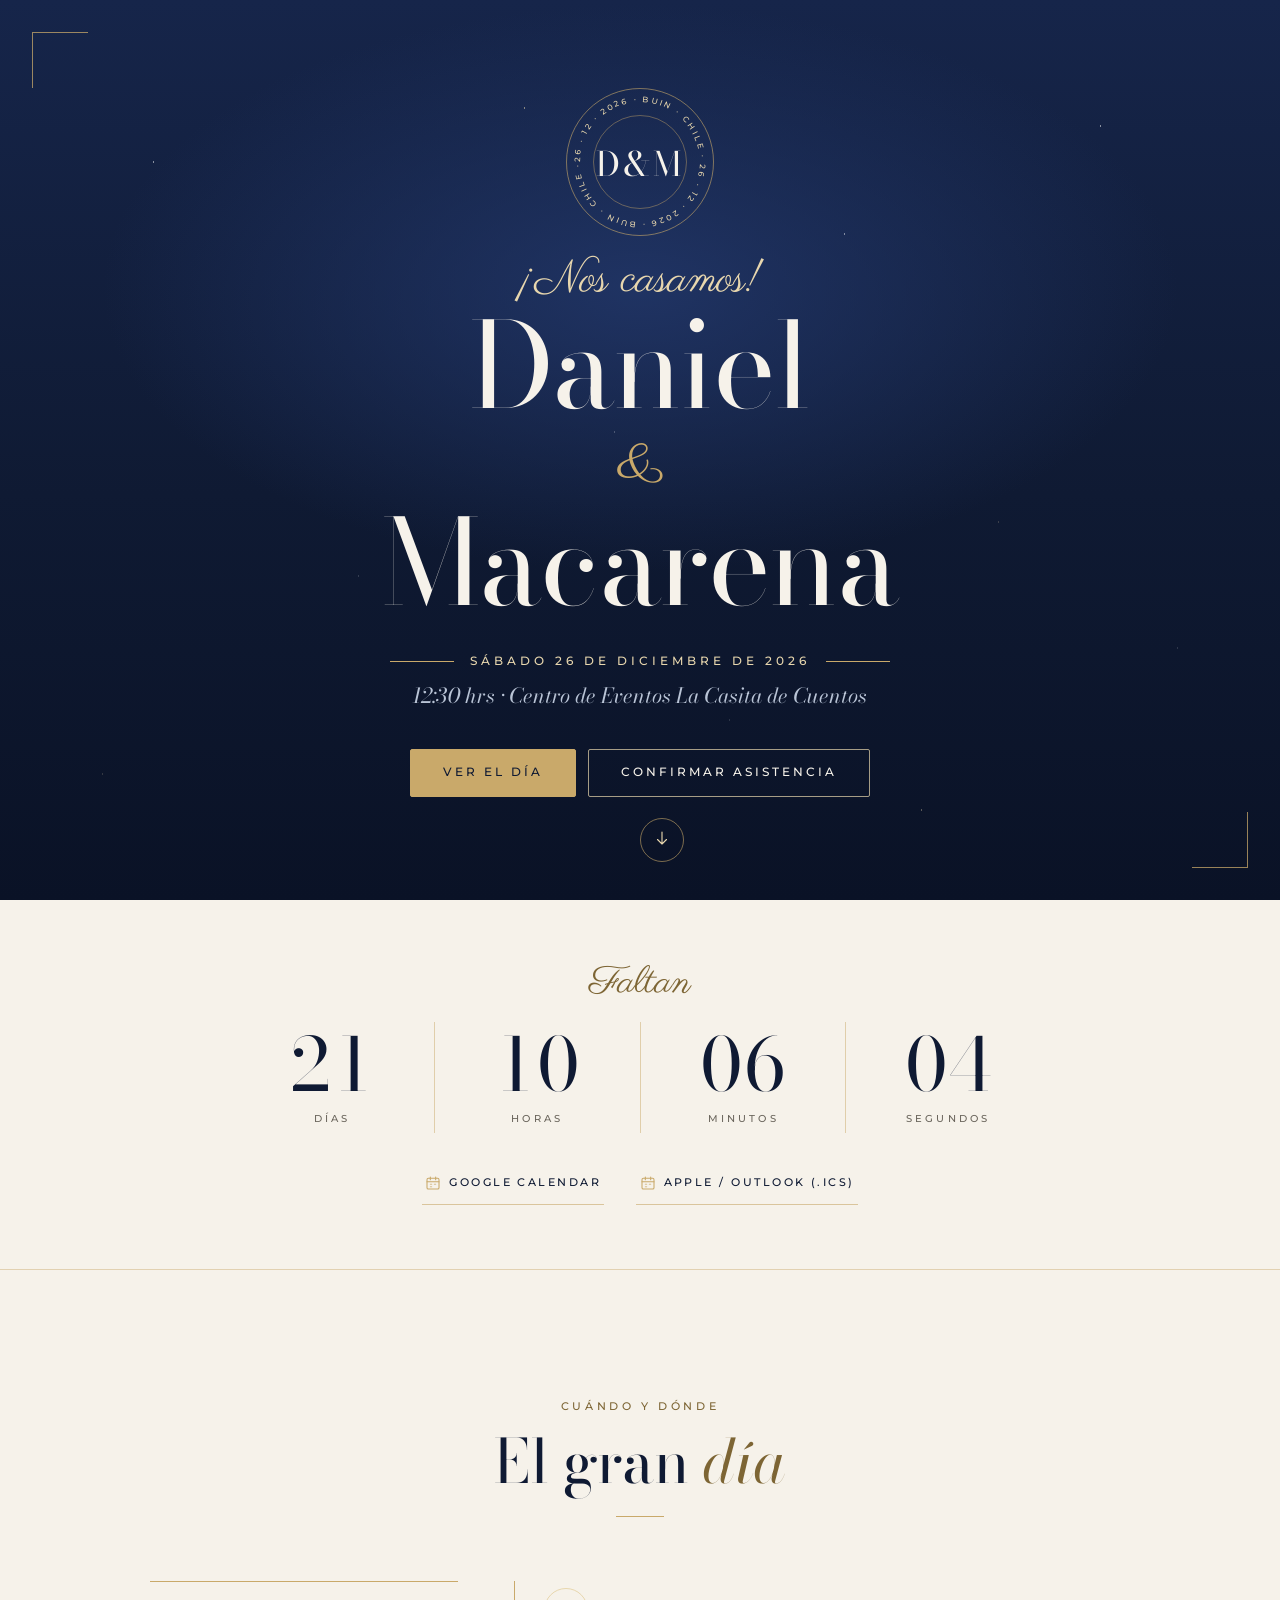
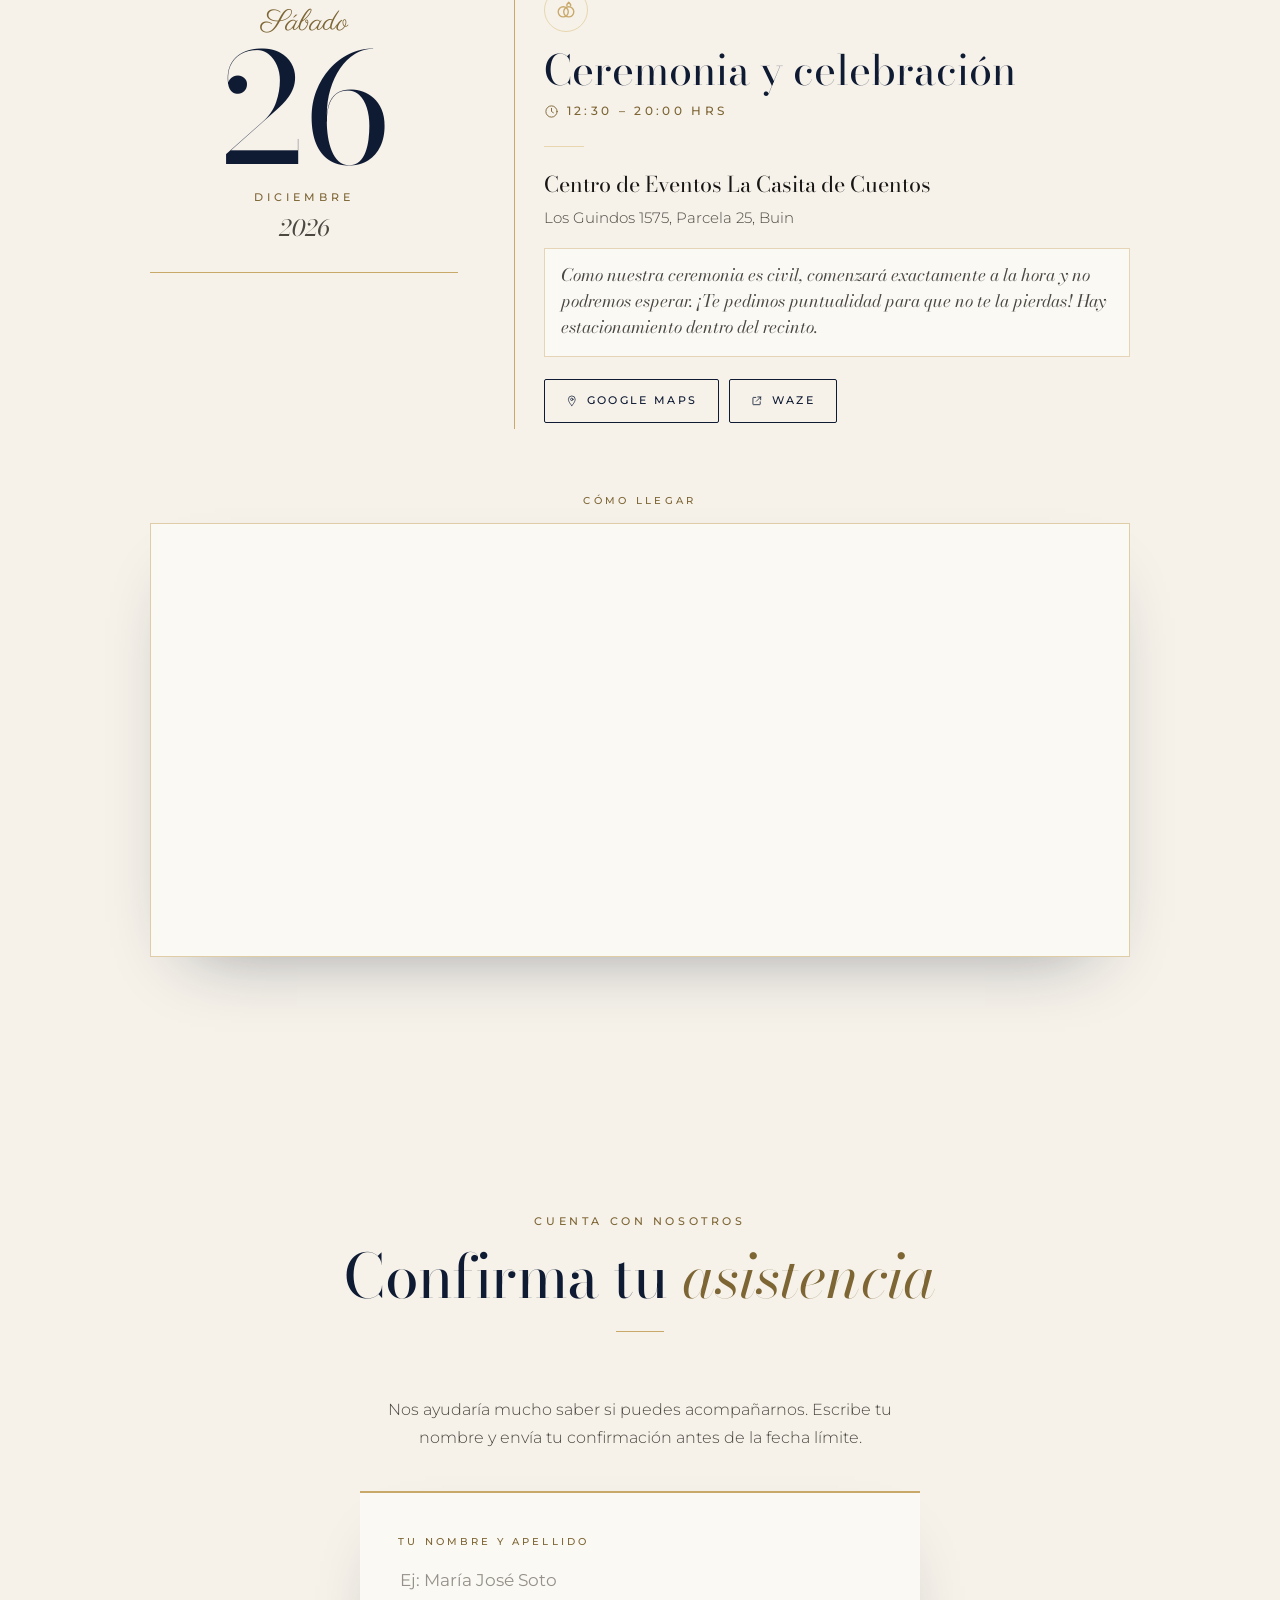
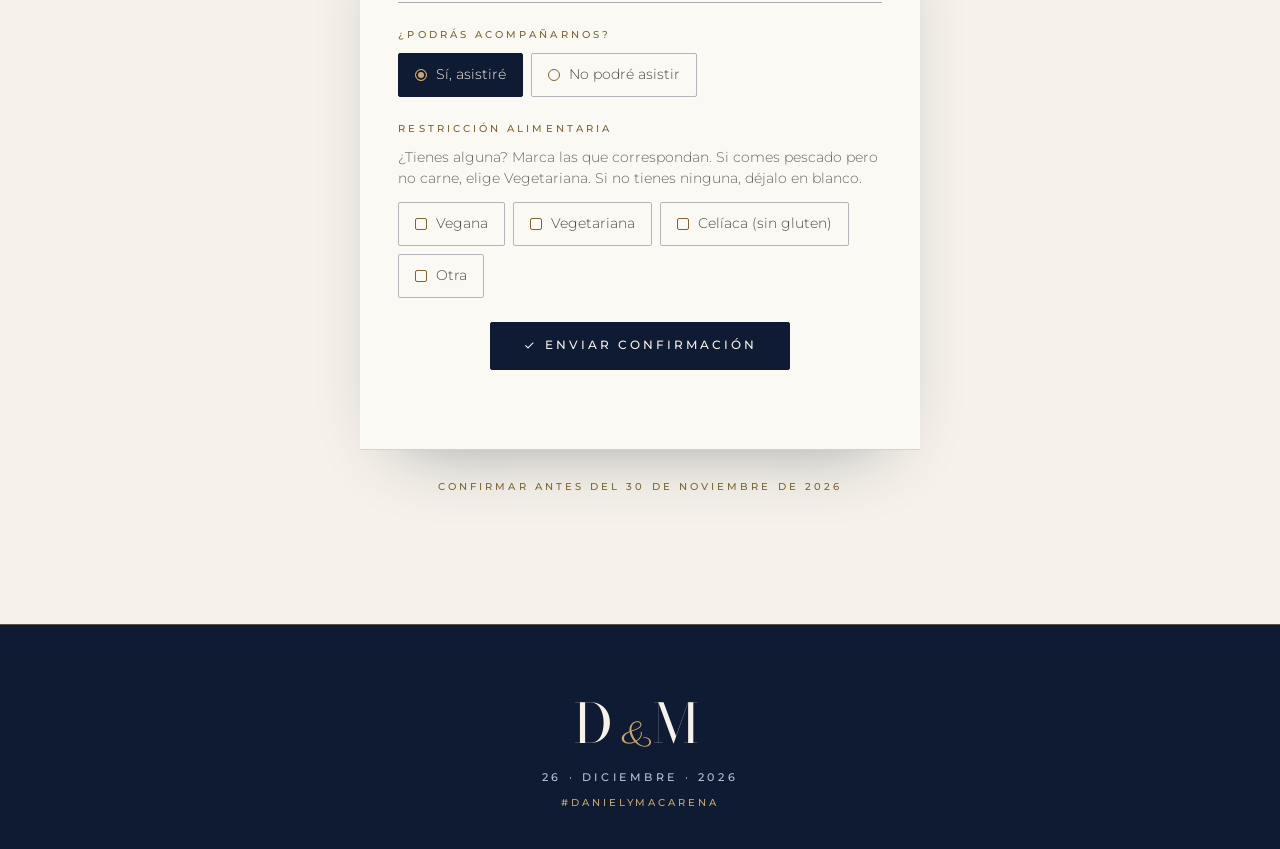
<file: noche.html>
<!DOCTYPE html>
<html lang="es-CL">
<head>
  <meta charset="UTF-8">
  <meta name="viewport" content="width=device-width, initial-scale=1">
  <title>Daniel & Macarena · ¡Nos casamos!</title>
  <meta name="description" content="Te invitamos a celebrar el matrimonio de Daniel y Macarena. Fecha, hora, lugar, itinerario y toda la información del gran día.">
  <meta property="og:title" content="Daniel & Macarena · ¡Nos casamos!">
  <meta property="og:description" content="Te invitamos a celebrar nuestro matrimonio. Aquí encontrarás toda la información del gran día.">
  <meta property="og:type" content="website">
  <meta name="theme-color" content="#0F1A33">
  <link rel="icon" href="/assets/favicon-noche.svg" type="image/svg+xml">
  <link rel="preload" href="/assets/fonts-noche/bodoni-moda.woff2" as="font" type="font/woff2" crossorigin>
  <link rel="preload" href="/assets/fonts-noche/montserrat.woff2" as="font" type="font/woff2" crossorigin>
  <link rel="preload" href="/assets/fonts-noche/parisienne.woff2" as="font" type="font/woff2" crossorigin>
  <link rel="stylesheet" href="/css/noche.css?v=noche-1">
</head>
<body>

  <svg width="0" height="0" style="position:absolute" aria-hidden="true" focusable="false">
    <defs>
      <!-- Rama botánica (olivo) -->
      <symbol id="ico-rama" viewBox="0 0 206 100">
        <path d="M6 94Q78 62 194 10" fill="none" stroke="currentColor" stroke-width="1.5" stroke-linecap="round"/>
        <g fill="currentColor">
          <ellipse cx="24.5" cy="76.1" rx="14" ry="5" transform="rotate(-72 24.5 76.1)" opacity="0.95"/>
          <ellipse cx="31.7" cy="92.2" rx="14" ry="5" transform="rotate(24 31.7 92.2)" opacity="0.7"/>
          <ellipse cx="41" cy="69.3" rx="13.2" ry="4.7" transform="rotate(-72 41 69.3)" opacity="0.95"/>
          <ellipse cx="47.8" cy="84.5" rx="13.2" ry="4.7" transform="rotate(24 47.8 84.5)" opacity="0.7"/>
          <ellipse cx="58.6" cy="61.9" rx="12.5" ry="4.5" transform="rotate(-72 58.6 61.9)" opacity="0.95"/>
          <ellipse cx="65" cy="76.4" rx="12.5" ry="4.5" transform="rotate(24 65 76.4)" opacity="0.7"/>
          <ellipse cx="77.1" cy="54.2" rx="11.7" ry="4.2" transform="rotate(-72.1 77.1 54.2)" opacity="0.95"/>
          <ellipse cx="83.1" cy="67.7" rx="11.7" ry="4.2" transform="rotate(23.9 83.1 67.7)" opacity="0.7"/>
          <ellipse cx="96.6" cy="46.1" rx="10.9" ry="3.9" transform="rotate(-72.1 96.6 46.1)" opacity="0.95"/>
          <ellipse cx="102.2" cy="58.6" rx="10.9" ry="3.9" transform="rotate(23.9 102.2 58.6)" opacity="0.7"/>
          <ellipse cx="117.1" cy="37.4" rx="10.2" ry="3.6" transform="rotate(-72.1 117.1 37.4)" opacity="0.95"/>
          <ellipse cx="122.4" cy="49.1" rx="10.2" ry="3.6" transform="rotate(23.9 122.4 49.1)" opacity="0.7"/>
          <ellipse cx="138.6" cy="28.3" rx="9.4" ry="3.4" transform="rotate(-72.1 138.6 28.3)" opacity="0.95"/>
          <ellipse cx="143.4" cy="39.2" rx="9.4" ry="3.4" transform="rotate(23.9 143.4 39.2)" opacity="0.7"/>
          <ellipse cx="161.1" cy="18.8" rx="8.6" ry="3.1" transform="rotate(-72.1 161.1 18.8)" opacity="0.95"/>
          <ellipse cx="165.5" cy="28.7" rx="8.6" ry="3.1" transform="rotate(23.9 165.5 28.7)" opacity="0.7"/>
          <ellipse cx="184.5" cy="8.8" rx="7.8" ry="2.8" transform="rotate(-72.1 184.5 8.8)" opacity="0.95"/>
          <ellipse cx="188.6" cy="17.8" rx="7.8" ry="2.8" transform="rotate(23.9 188.6 17.8)" opacity="0.7"/>
          <ellipse cx="196" cy="9.1" rx="8" ry="3" transform="rotate(-24.1 196 9.1)" opacity=".95"/>
        </g>
      </symbol>

      <!-- Iconos de línea (24x24) -->
      <symbol id="ico-anillos" viewBox="0 0 24 24" fill="none" stroke="currentColor" stroke-width="1.5" stroke-linecap="round" stroke-linejoin="round">
        <circle cx="9" cy="14" r="5.5"/><circle cx="15" cy="14" r="5.5"/><path d="M13 7.5V6l2-2.5 2 2.5v1.5"/>
      </symbol>
      <symbol id="ico-copa" viewBox="0 0 24 24" fill="none" stroke="currentColor" stroke-width="1.5" stroke-linecap="round" stroke-linejoin="round">
        <path d="M8 3h8l-.8 7.2a3.2 3.2 0 0 1-6.4 0z"/><path d="M12 13.5V20M8.5 21h7"/><path d="M8.6 7h6.8" opacity=".6"/>
      </symbol>
      <symbol id="ico-cena" viewBox="0 0 24 24" fill="none" stroke="currentColor" stroke-width="1.5" stroke-linecap="round" stroke-linejoin="round">
        <path d="M5 3v7a2.5 2.5 0 0 0 5 0V3M7.5 3v18"/><path d="M17 3c-1.7 1.2-2.5 3.5-2.5 6.5V13H17M17 3v18"/>
      </symbol>
      <symbol id="ico-musica" viewBox="0 0 24 24" fill="none" stroke="currentColor" stroke-width="1.5" stroke-linecap="round" stroke-linejoin="round">
        <path d="M9 18V5l12-2v13"/><circle cx="6" cy="18" r="3"/><circle cx="18" cy="16" r="3"/>
      </symbol>
      <symbol id="ico-pin" viewBox="0 0 24 24" fill="none" stroke="currentColor" stroke-width="1.5" stroke-linecap="round" stroke-linejoin="round">
        <path d="M12 22s7-7.2 7-13a7 7 0 1 0-14 0c0 5.8 7 13 7 13z"/><circle cx="12" cy="9" r="2.5"/>
      </symbol>
      <symbol id="ico-reloj" viewBox="0 0 24 24" fill="none" stroke="currentColor" stroke-width="1.5" stroke-linecap="round" stroke-linejoin="round">
        <circle cx="12" cy="12" r="9"/><path d="M12 7v5l3 2"/>
      </symbol>
      <symbol id="ico-regalo" viewBox="0 0 24 24" fill="none" stroke="currentColor" stroke-width="1.5" stroke-linecap="round" stroke-linejoin="round">
        <rect x="3" y="8" width="18" height="13" rx="1"/><path d="M3 12.5h18M12 8v13"/><path d="M12 8c-2.2-4-6.2-4-6.2-1.3S10 8 12 8zm0 0c2.2-4 6.2-4 6.2-1.3S14 8 12 8z"/>
      </symbol>
      <symbol id="ico-copiar" viewBox="0 0 24 24" fill="none" stroke="currentColor" stroke-width="1.7" stroke-linecap="round" stroke-linejoin="round">
        <rect x="9" y="9" width="11" height="11" rx="2"/><path d="M5 15V5a2 2 0 0 1 2-2h10"/>
      </symbol>
      <symbol id="ico-check" viewBox="0 0 24 24" fill="none" stroke="currentColor" stroke-width="2" stroke-linecap="round" stroke-linejoin="round">
        <path d="M5 12.5l4.5 4.5L19 7.5"/>
      </symbol>
      <symbol id="ico-calendario" viewBox="0 0 24 24" fill="none" stroke="currentColor" stroke-width="1.6" stroke-linecap="round" stroke-linejoin="round">
        <rect x="3" y="5" width="18" height="16" rx="2"/><path d="M3 10h18M8 3v4M16 3v4"/><path d="M8 14h2M14 14h2M8 17.5h2" opacity=".7"/>
      </symbol>
      <symbol id="ico-vestido" viewBox="0 0 24 24" fill="none" stroke="currentColor" stroke-width="1.5" stroke-linecap="round" stroke-linejoin="round">
        <path d="M9 3l3 3 3-3M9 3l-.5 5h7L15 3"/><path d="M8.5 8L4.5 20h15L15.5 8"/>
      </symbol>
      <symbol id="ico-flecha" viewBox="0 0 24 24" fill="none" stroke="currentColor" stroke-width="1.5" stroke-linecap="round" stroke-linejoin="round">
        <path d="M12 4v16M6 14l6 6 6-6"/>
      </symbol>
      <symbol id="ico-externo" viewBox="0 0 24 24" fill="none" stroke="currentColor" stroke-width="1.7" stroke-linecap="round" stroke-linejoin="round">
        <path d="M14 4h6v6M20 4l-9 9"/><path d="M19 14v5a1 1 0 0 1-1 1H5a1 1 0 0 1-1-1V6a1 1 0 0 1 1-1h5"/>
      </symbol>
    </defs>
  </svg>

  <!-- ============================================================ Nav -->
  <nav class="nav" id="nav" aria-label="Secciones">
    <a class="nav__marca" href="#inicio" id="navMarca">D&amp;M</a>
    <ul class="nav__links">
      <li><a href="#detalles">El día</a></li>
      <li data-seccion="regalo"><a href="#regalo">Regalo</a></li>
      <li data-seccion="confirmacion"><a href="#confirmar">Confirmar</a></li>
    </ul>
  </nav>

  <!-- =========================================================== Hero -->
  <header class="hero" id="inicio">
    <div class="hero__estrellas" aria-hidden="true"></div>
    <div class="hero__marco" aria-hidden="true"></div>
    <div class="hero__contenido">
      <div class="sello anim anim-1" aria-hidden="true">
        <svg class="sello__anillo" viewBox="0 0 200 200">
          <defs><path id="selloRuta" d="M100,100 m-80,0 a80,80 0 1,1 160,0 a80,80 0 1,1 -160,0"/></defs>
          <circle cx="100" cy="100" r="98" fill="none" stroke="currentColor" stroke-width=".8"/>
          <circle cx="100" cy="100" r="62" fill="none" stroke="currentColor" stroke-width=".6"/>
          <text class="sello__texto" textLength="500" lengthAdjust="spacing"><textPath href="#selloRuta" textLength="500" lengthAdjust="spacing">26 · 12 · 2026 · BUIN · CHILE · 26 · 12 · 2026 · BUIN · CHILE · </textPath></text>
        </svg>
        <span class="sello__mono" id="heroMono">D&amp;M</span>
      </div>
      <p class="hero__pre anim anim-2" id="heroPre">¡Nos casamos!</p>
      <h1 class="hero__nombres anim anim-3">
        <span id="nombreNovio">Daniel</span>
        <span class="hero__amp" aria-hidden="true">&amp;</span>
        <span id="nombreNovia">Macarena</span>
      </h1>
      <div class="hero__datos anim anim-4">
        <p class="hero__fecha"><span id="heroFecha">Sábado 26 de diciembre de 2026</span></p>
        <p class="hero__hora"><span id="heroHora">12:30</span> hrs · <span id="heroLugar">Centro de Eventos La Casita de Cuentos</span></p>
      </div>
      <div class="hero__cta anim anim-5">
        <a class="btn btn--oro" href="#detalles">Ver el día</a>
        <a class="btn btn--linea" href="#confirmar" data-seccion="confirmacion">Confirmar asistencia</a>
      </div>
    </div>
    <a class="hero__scroll anim anim-5" href="#cuenta" aria-label="Bajar">
      <svg><use href="#ico-flecha"/></svg>
    </a>
  </header>

  <main>
    <!-- ================================================ Cuenta regresiva -->
    <section class="cuenta" id="cuenta" aria-label="Cuenta regresiva">
      <div class="contenedor reveal">
        <p class="cuenta__pre">Faltan</p>
        <div class="cuenta__fila" id="cuentaGrid" role="timer" aria-live="off">
          <div class="cuenta__item"><span class="cuenta__num" id="cdDias">00</span><span class="cuenta__lbl">Días</span></div>
          <div class="cuenta__item"><span class="cuenta__num" id="cdHoras">00</span><span class="cuenta__lbl">Horas</span></div>
          <div class="cuenta__item"><span class="cuenta__num" id="cdMin">00</span><span class="cuenta__lbl">Minutos</span></div>
          <div class="cuenta__item"><span class="cuenta__num" id="cdSeg">00</span><span class="cuenta__lbl">Segundos</span></div>
        </div>
        <p class="cuenta__hoy" id="cuentaHoy" hidden>¡Hoy es el gran día!</p>
        <div class="cuenta__cal">
          <a class="enlace" id="btnGoogleCal" href="#" target="_blank" rel="noopener">
            <svg><use href="#ico-calendario"/></svg> Google Calendar
          </a>
          <button class="enlace" id="btnIcs" type="button">
            <svg><use href="#ico-calendario"/></svg> Apple / Outlook (.ics)
          </button>
        </div>
      </div>
    </section>

    <!-- =========================================================== El día -->
    <section class="seccion dia" id="detalles">
      <div class="contenedor">
        <header class="titulo reveal">
          <span class="titulo__kicker">Cuándo y dónde</span>
          <h2 class="titulo__h">El gran <em>día</em></h2>
          <span class="titulo__linea" aria-hidden="true"></span>
        </header>
        <div class="dia__grid reveal">
          <aside class="dia__fecha" aria-hidden="true">
            <span class="dia__semana">Sábado</span>
            <span class="dia__dia">26</span>
            <span class="dia__mes">Diciembre</span>
            <span class="dia__anio">2026</span>
          </aside>
          <div class="detalles" id="detallesGrid"></div>
        </div>
        <div class="mapa reveal" id="mapaWrap">
          <p class="mapa__caption">Cómo llegar</p>
          <div class="mapa__tabs" id="mapaTabs" role="tablist" aria-label="Elegir lugar"></div>
          <div class="mapa__marco">
            <iframe id="mapaFrame" title="Mapa del lugar" loading="lazy" referrerpolicy="no-referrer-when-downgrade" allowfullscreen></iframe>
          </div>
        </div>
      </div>
    </section>

    <!-- Secciones que main.js oculta cuando no hay datos (itinerario y dress code) -->
    <div id="itinerario" hidden><ul id="lineaTiempo"></ul></div>
    <div id="dresscode" hidden></div>

    <!-- =========================================================== Regalo -->
    <section class="seccion regalo" id="regalo" data-seccion="regalo">
      <div class="contenedor contenedor--texto reveal">
        <header class="titulo titulo--claro">
          <span class="titulo__kicker">Un detalle</span>
          <h2 class="titulo__h">Regalo</h2>
          <span class="titulo__linea" aria-hidden="true"></span>
        </header>
        <div class="regalo__ico" aria-hidden="true"><svg><use href="#ico-regalo"/></svg></div>
        <p class="regalo__txt" id="regaloMensaje"></p>
        <button class="btn btn--oro" id="btnRegalo" type="button">
          <svg class="btn__ico"><use href="#ico-regalo"/></svg> Quiero hacer un regalo
        </button>
      </div>
    </section>

    <!-- ===================================================== Confirmación -->
    <section class="seccion rsvp" id="confirmar" data-seccion="confirmacion">
      <div class="contenedor contenedor--texto reveal">
        <header class="titulo">
          <span class="titulo__kicker">Cuenta con nosotros</span>
          <h2 class="titulo__h">Confirma tu <em>asistencia</em></h2>
          <span class="titulo__linea" aria-hidden="true"></span>
        </header>
        <p class="rsvp__txt" id="rsvpTexto"></p>

        <form class="rsvp__form" id="rsvpForm" novalidate>
          <label class="campo">
            <span class="campo__lbl" id="rsvpLabel">Tu nombre y apellido</span>
            <input class="campo__input" type="text" name="nombre" id="rsvpNombre" required maxlength="80" autocomplete="name" placeholder="Ej: María José Soto">
          </label>
          <fieldset class="campo campo--opciones" id="rsvpAsistencia">
            <legend class="campo__lbl" id="rsvpAsistenciaLbl">¿Podrás acompañarnos?</legend>
            <div class="chips" id="rsvpAsiste"></div>
          </fieldset>
          <fieldset class="campo campo--opciones" id="rsvpRestriccion">
            <legend class="campo__lbl" id="rsvpRestriccionLbl">Restricción alimentaria</legend>
            <p class="campo__ayuda" id="rsvpRestriccionAyuda">¿Tienes alguna? Marca las que correspondan. Si no, déjalo en blanco.</p>
            <div class="chips" id="rsvpRestricciones"></div>
            <input class="campo__input campo__otra" type="text" id="rsvpOtraTxt" maxlength="80" autocomplete="off" aria-label="Otra restricción alimentaria" placeholder="¿Cuál?" hidden>
          </fieldset>
          <!-- Campo trampa para bots: los humanos no lo ven ni lo llenan -->
          <input type="text" name="empresa" id="rsvpHp" class="hp" tabindex="-1" autocomplete="off" aria-hidden="true">
          <button class="btn btn--solido btn--grande" type="submit" id="btnEnviar">
            <svg class="btn__ico"><use href="#ico-check"/></svg> <span id="btnEnviarTxt">Enviar confirmación</span>
          </button>
          <p class="rsvp__estado" id="rsvpEstado" role="status" aria-live="polite"></p>
        </form>

        <div class="rsvp__exito" id="rsvpExito" hidden>
          <span class="rsvp__exito-ico" aria-hidden="true"><svg><use href="#ico-check"/></svg></span>
          <p class="rsvp__exito-txt" id="rsvpExitoTxt"></p>
          <p class="rsvp__exito-estado" id="rsvpExitoEstado" role="status" aria-live="polite" hidden></p>
          <button class="btn btn--mini" type="button" id="btnOtra">Confirmar a otra persona</button>
        </div>

        <p class="rsvp__limite" id="rsvpLimite"></p>
      </div>
    </section>
  </main>

  <!-- ============================================================== Pie -->
  <footer class="pie">
    <div class="pie__mono" id="pieMono">D<span>&amp;</span>M</div>
    <p class="pie__fecha" id="pieFecha"></p>
    <p class="pie__hash" id="pieHash"></p>
    <p class="pie__frase" id="pieDespedida"></p>
  </footer>

  <dialog class="modal" id="modalRegalo" aria-labelledby="modalTitulo">
    <div class="modal__caja">
      <button class="modal__cerrar" id="modalCerrar" type="button" aria-label="Cerrar">&times;</button>
      <svg class="modal__ico" aria-hidden="true"><use href="#ico-regalo"/></svg>
      <h3 class="modal__h" id="modalTitulo">Datos para transferir</h3>
      <p class="modal__sub">Toca el ícono para copiar cada dato</p>
      <ul class="datos" id="datosTransferencia"></ul>
      <div class="modal__acciones">
        <button class="btn btn--solido btn--mini" id="btnCopiarTodo" type="button">
          <svg class="btn__ico"><use href="#ico-copiar"/></svg> Copiar todos los datos
        </button>
      </div>
      <p class="modal__gracias" id="modalGracias"></p>
    </div>
  </dialog>

  <div class="toast" id="toast" role="status" aria-live="polite"></div>

  <script src="/js/config.js?v=noche-1"></script>
  <script src="/js/main.js?v=noche-1"></script>
</body>
</html>
</file>
<file: css/styles.css>
/* =====================================================================
   Daniel & Macarena · Hoja de estilos
   Paleta "Jardín al atardecer": marfil, verde bosque, salvia, oro viejo
   ===================================================================== */

:root {
  /* Paleta */
  --marfil:        #F6F0E6;
  --marfil-2:      #EDE3D2;
  --crema:         #FBF8F2;
  --verde:         #223A2F;
  --verde-2:       #2E4B3D;
  --verde-3:       #3B5F4D;
  --salvia:        #93A88A;
  --salvia-claro:  #CBD5C2;
  --oro:           #B6935A;
  --oro-claro:     #D8C39C;
  --oro-oscuro:    #8E7040;
  --rosa:          #D8B4A3;
  --tinta:         #1E1C19;
  --tinta-2:       #5B5750;
  --tinta-3:       #8A857C;

  /* Tipografías */
  --f-display: 'Cormorant Garamond', 'Times New Roman', Georgia, serif;
  --f-script:  'Pinyon Script', 'Brush Script MT', cursive;
  --f-body:    'Jost', 'Segoe UI', system-ui, sans-serif;

  /* Métricas */
  --ancho: 1100px;
  --gutter: clamp(1rem, 4vw, 2rem);
  --sombra: 0 24px 60px -32px rgba(34, 58, 47, .45);
}

/* ------------------------------------------------------------ Base */
*, *::before, *::after { box-sizing: border-box; }

html { scroll-behavior: smooth; -webkit-text-size-adjust: 100%; }

body {
  margin: 0;
  font-family: var(--f-body);
  font-weight: 300;
  font-size: 1rem;
  line-height: 1.6;
  color: var(--tinta);
  background: var(--marfil);
  overflow-x: hidden;
  -webkit-font-smoothing: antialiased;
}

img, svg { display: block; }
a { color: inherit; }
button { font: inherit; }
ul, ol { margin: 0; padding: 0; }

::selection { background: var(--oro-claro); color: var(--verde); }

.contenedor { width: 100%; max-width: var(--ancho); margin: 0 auto; }
.contenedor--texto { max-width: 680px; text-align: center; }

.seccion { padding: clamp(4.5rem, 10vw, 7.5rem) var(--gutter); position: relative; }

/* --------------------------------------------------------- Botones */
.btn {
  display: inline-flex;
  align-items: center;
  justify-content: center;
  gap: .6rem;
  padding: .95rem 1.9rem;
  border-radius: 999px;
  font-family: var(--f-body);
  font-weight: 500;
  font-size: .8rem;
  letter-spacing: .18em;
  text-transform: uppercase;
  text-decoration: none;
  line-height: 1;
  border: 1px solid var(--verde);
  color: var(--verde);
  background: transparent;
  cursor: pointer;
  transition: background .25s ease, color .25s ease, transform .25s ease, box-shadow .25s ease, border-color .25s ease;
  -webkit-tap-highlight-color: transparent;
}
.btn:hover, .btn:focus-visible {
  background: var(--verde);
  color: var(--marfil);
  transform: translateY(-2px);
  box-shadow: 0 12px 28px -14px rgba(34, 58, 47, .6);
  outline: none;
}
.btn--solido { background: var(--verde); color: var(--marfil); }
.btn--solido:hover, .btn--solido:focus-visible { background: var(--verde-2); }
.btn--oro { border-color: var(--oro); color: var(--oro-claro); }
.btn--oro:hover, .btn--oro:focus-visible { background: var(--oro); color: var(--verde); }
.btn--claro { border-color: var(--marfil); color: var(--marfil); }
.btn--claro:hover, .btn--claro:focus-visible { background: var(--marfil); color: var(--verde); }
.btn--mini { padding: .65rem 1.2rem; font-size: .7rem; letter-spacing: .14em; }
.btn--grande { padding: 1.15rem 2.4rem; font-size: .85rem; }
.btn__ico { width: 1.1em; height: 1.1em; flex: none; }

/* ------------------------------------------------- Títulos de sección */
.titulo { text-align: center; margin: 0 0 clamp(2.5rem, 6vw, 4rem); }
.titulo__script {
  display: block;
  font-family: var(--f-script);
  font-size: clamp(1.9rem, 4.5vw, 2.8rem);
  color: var(--oro);
  line-height: 1;
}
.titulo__h {
  margin: .15rem 0 0;
  font-family: var(--f-display);
  font-weight: 400;
  font-size: clamp(2rem, 5.5vw, 3.4rem);
  letter-spacing: .1em;
  text-transform: uppercase;
  color: var(--verde);
  line-height: 1.1;
}
.titulo__linea {
  display: block;
  width: 72px;
  height: 1px;
  margin: 1.3rem auto 0;
  background: var(--oro);
  position: relative;
}
.titulo__linea::after {
  content: "";
  position: absolute;
  left: 50%; top: 50%;
  width: 7px; height: 7px;
  background: var(--oro);
  transform: translate(-50%, -50%) rotate(45deg);
}

/* --------------------------------------------------------------- Nav */
.nav {
  position: fixed;
  top: 0; left: 0; right: 0;
  z-index: 50;
  display: flex;
  align-items: center;
  justify-content: space-between;
  padding: .8rem var(--gutter);
  background: rgba(246, 240, 230, .97);
  border-bottom: 1px solid color-mix(in srgb, var(--oro) 35%, transparent);
  transform: translateY(-110%);
  transition: transform .45s cubic-bezier(.2, .7, .2, 1);
}
.nav.ver { transform: none; }
.nav__marca {
  font-family: var(--f-display);
  font-size: 1.4rem;
  letter-spacing: .12em;
  color: var(--verde);
  text-decoration: none;
}
.nav__links { display: flex; gap: 1.6rem; list-style: none; }
.nav__links a {
  font-size: .7rem;
  letter-spacing: .2em;
  text-transform: uppercase;
  text-decoration: none;
  color: var(--tinta-2);
  position: relative;
  padding: .3rem 0;
}
.nav__links a::after {
  content: "";
  position: absolute;
  left: 0; right: 0; bottom: 0;
  height: 1px;
  background: var(--oro);
  transform: scaleX(0);
  transform-origin: left;
  transition: transform .3s ease;
}
.nav__links a:hover::after { transform: scaleX(1); }
@media (max-width: 640px) { .nav__links { display: none; } .nav { justify-content: center; } }

/* -------------------------------------------------------------- Hero */
.hero {
  position: relative;
  min-height: 100svh;
  display: grid;
  place-items: center;
  text-align: center;
  padding: 6rem var(--gutter) 6rem;
  overflow: hidden;
  background:
    radial-gradient(ellipse 80% 60% at 50% 35%, var(--crema) 0%, transparent 70%),
    linear-gradient(180deg, var(--marfil) 0%, var(--marfil-2) 100%);
}
.hero__marco {
  position: absolute;
  inset: clamp(.75rem, 2.5vw, 1.5rem);
  border: 1px solid color-mix(in srgb, var(--oro) 55%, transparent);
  pointer-events: none;
}
.hero__marco::before {
  content: "";
  position: absolute;
  inset: 6px;
  border: 1px solid color-mix(in srgb, var(--oro) 28%, transparent);
}
/* Esquinas del marco */
.hero__marco::after {
  content: "";
  position: absolute;
  inset: -4px;
  background:
    linear-gradient(var(--oro), var(--oro)) top left / 18px 1px,
    linear-gradient(var(--oro), var(--oro)) top left / 1px 18px,
    linear-gradient(var(--oro), var(--oro)) top right / 18px 1px,
    linear-gradient(var(--oro), var(--oro)) top right / 1px 18px,
    linear-gradient(var(--oro), var(--oro)) bottom left / 18px 1px,
    linear-gradient(var(--oro), var(--oro)) bottom left / 1px 18px,
    linear-gradient(var(--oro), var(--oro)) bottom right / 18px 1px,
    linear-gradient(var(--oro), var(--oro)) bottom right / 1px 18px;
  background-repeat: no-repeat;
}

.rama {
  position: absolute;
  width: clamp(190px, 38vw, 420px);
  height: auto;
  aspect-ratio: 206 / 100;
  color: var(--salvia);
  pointer-events: none;
}
.rama--tl { top: -1.5%; left: -2%; transform: scaleY(-1); opacity: .9; }
.rama--br { bottom: -1.5%; right: -2%; transform: scaleX(-1); opacity: .9; }

.hero__mono {
  position: absolute;
  left: 50%; top: 50%;
  transform: translate(-50%, -52%);
  font-family: var(--f-display);
  font-size: clamp(16rem, 48vw, 36rem);
  font-weight: 300;
  letter-spacing: -.04em;
  color: color-mix(in srgb, var(--oro) 7%, transparent);
  line-height: 1;
  user-select: none;
  pointer-events: none;
}

.hero__contenido { position: relative; z-index: 1; max-width: 1000px; }

.hero__pre {
  margin: 0 0 .4rem;
  font-family: var(--f-script);
  font-size: clamp(2.2rem, 6vw, 3.6rem);
  color: var(--oro);
  line-height: 1;
}
.hero__nombres {
  margin: 0;
  display: flex;
  flex-direction: column;
  align-items: center;
  gap: .05em;
  font-family: var(--f-display);
  font-weight: 300;
  font-size: clamp(2.3rem, 11vw, 7rem);
  letter-spacing: .12em;
  text-transform: uppercase;
  line-height: 1.02;
  color: var(--verde);
}
.hero__amp {
  font-family: var(--f-script);
  font-size: .62em;
  letter-spacing: 0;
  text-transform: none;
  color: var(--oro);
  line-height: 1;
  padding: .1em 0;
}
@media (min-width: 820px) {
  .hero__nombres {
    flex-direction: row;
    flex-wrap: wrap;
    gap: .35em;
    align-items: baseline;
    font-size: clamp(2.8rem, 5.6vw, 5.4rem);
    letter-spacing: .08em;
  }
  .hero__amp { transform: translateY(.06em); }
}

.hero__fecha {
  display: flex;
  align-items: center;
  justify-content: center;
  gap: 1.2rem;
  margin: clamp(1.6rem, 4vw, 2.6rem) 0 .3rem;
  font-family: var(--f-display);
  font-weight: 400;
  font-size: clamp(1.15rem, 2.6vw, 1.7rem);
  letter-spacing: .14em;
  text-transform: uppercase;
  color: var(--tinta-2);
}
.hero__fecha::before, .hero__fecha::after {
  content: "";
  height: 1px;
  width: clamp(1.5rem, 7vw, 5.5rem);
  background: var(--oro);
  flex: none;
}
@media (max-width: 520px) {
  .hero__fecha { font-size: 1.02rem; letter-spacing: .1em; gap: .8rem; }
  .hero__fecha::before, .hero__fecha::after { width: 1rem; }
  .rama--tl { width: 170px; top: -2%; left: -4%; }
  .rama--br { width: 170px; bottom: -3%; right: -8%; }
  .hero__scroll { bottom: 1.6rem; }
}
.hero__hora {
  margin: 0;
  font-family: var(--f-display);
  font-style: italic;
  font-size: clamp(1.1rem, 2.2vw, 1.4rem);
  color: var(--tinta-3);
  letter-spacing: .04em;
}
.hero__cta {
  display: flex;
  gap: .9rem;
  justify-content: center;
  flex-wrap: wrap;
  margin-top: clamp(2rem, 5vw, 3rem);
}
.hero__scroll {
  position: absolute;
  left: 50%;
  bottom: clamp(2rem, 5vw, 3rem);
  transform: translateX(-50%);
  width: 40px; height: 40px;
  display: grid; place-items: center;
  color: var(--oro);
  border: 1px solid var(--oro-claro);
  border-radius: 50%;
  z-index: 1;
}
/* Rebota 3 veces y se detiene: una animación infinita mantiene al navegador redibujando sin parar */
.hero__scroll svg { width: 18px; height: 18px; animation: rebote 2.2s ease-in-out 1.2s 3 both; }
@keyframes rebote { 0%, 100% { transform: translateY(-2px); } 50% { transform: translateY(3px); } }

/* Entrada del hero */
.anim { opacity: 0; transform: translateY(14px); animation: entrar .7s cubic-bezier(.2, .7, .2, 1) forwards; }
.anim-1 { animation-delay: .05s; }
.anim-2 { animation-delay: .15s; }
.anim-3 { animation-delay: .25s; }
.anim-4 { animation-delay: .35s; }
.anim-5 { animation-delay: .5s; }
@keyframes entrar { to { opacity: 1; transform: none; } }

/* ------------------------------------------------------ Cuenta regresiva */
.cuenta {
  background: var(--verde);
  color: var(--marfil);
  text-align: center;
  overflow: hidden;
}
.cuenta__anillo {
  position: absolute;
  width: clamp(420px, 70vw, 900px);
  height: auto;
  left: 50%; top: 50%;
  transform: translate(-50%, -50%);
  color: color-mix(in srgb, var(--oro) 28%, transparent);
  pointer-events: none;
}
.cuenta .contenedor { position: relative; }
.cuenta__pre {
  margin: 0 0 1.6rem;
  font-family: var(--f-script);
  font-size: clamp(2rem, 5vw, 2.8rem);
  color: var(--oro-claro);
  line-height: 1;
}
.cuenta__grid {
  display: grid;
  grid-template-columns: repeat(4, 1fr);
  gap: clamp(.6rem, 2vw, 1.2rem);
  max-width: 800px;
  margin: 0 auto;
}
.cuenta__item {
  position: relative;
  padding: clamp(1rem, 3vw, 1.6rem) .4rem;
  border: 1px solid color-mix(in srgb, var(--oro) 45%, transparent);
  background: color-mix(in srgb, var(--verde-2) 55%, transparent);
}
/* Aísla cada casilla: cuando cambia un número, el navegador redibuja solo esa casilla */
.cuenta__item { contain: layout paint; }
.cuenta__item::before {
  content: "";
  position: absolute;
  inset: 5px;
  border: 1px solid color-mix(in srgb, var(--oro) 18%, transparent);
  pointer-events: none;
}
.cuenta__num {
  display: block;
  font-family: var(--f-display);
  font-weight: 300;
  font-size: clamp(2.4rem, 8vw, 4.8rem);
  line-height: 1;
  color: var(--oro-claro);
  font-variant-numeric: tabular-nums;
}
.cuenta__lbl {
  display: block;
  margin-top: .55rem;
  font-size: .68rem;
  letter-spacing: .28em;
  text-transform: uppercase;
  color: var(--salvia-claro);
}
.cuenta__hoy {
  margin: 1.5rem 0 0;
  font-family: var(--f-display);
  font-style: italic;
  font-size: clamp(1.4rem, 3vw, 2rem);
  color: var(--oro-claro);
}
.cuenta__cal {
  display: flex;
  gap: .8rem;
  justify-content: center;
  flex-wrap: wrap;
  margin-top: 2.2rem;
}
@media (max-width: 440px) { .cuenta__grid { grid-template-columns: repeat(2, 1fr); } }

/* ------------------------------------------------------------ Detalles */
.detalles {
  display: grid;
  grid-template-columns: repeat(auto-fit, minmax(min(100%, 300px), 1fr));
  gap: clamp(1.4rem, 3vw, 2.4rem);
  max-width: 900px;
  margin: 0 auto;
}
.tarjeta {
  position: relative;
  background: var(--crema);
  border: 1px solid var(--oro-claro);
  padding: clamp(2rem, 4vw, 2.8rem) clamp(1.4rem, 3vw, 2.2rem);
  text-align: center;
  box-shadow: var(--sombra);
}
.tarjeta::before {
  content: "";
  position: absolute;
  inset: 8px;
  border: 1px solid color-mix(in srgb, var(--oro) 32%, transparent);
  pointer-events: none;
}
.tarjeta__ico {
  width: 60px; height: 60px;
  margin: 0 auto 1.1rem;
  display: grid; place-items: center;
  color: var(--oro);
  border: 1px solid var(--oro-claro);
  border-radius: 50%;
  background: var(--marfil);
}
.tarjeta__ico svg { width: 28px; height: 28px; }
.tarjeta__h {
  margin: 0 0 .4rem;
  font-family: var(--f-display);
  font-weight: 400;
  font-size: clamp(1.7rem, 3vw, 2.1rem);
  letter-spacing: .1em;
  text-transform: uppercase;
  color: var(--verde);
}
.tarjeta__hora {
  display: inline-flex;
  align-items: center;
  gap: .4rem;
  font-family: var(--f-display);
  font-size: 1.55rem;
  color: var(--oro-oscuro);
}
.tarjeta__hora svg { width: 18px; height: 18px; }
.tarjeta__sep { width: 36px; height: 1px; background: var(--oro-claro); margin: 1.1rem auto; }
.tarjeta__lugar { margin: 0; font-weight: 500; font-size: 1.08rem; color: var(--tinta); }
.tarjeta__dir { margin: .3rem 0 0; color: var(--tinta-2); font-size: .95rem; }
.tarjeta__nota {
  margin: 1rem 0 0;
  font-family: var(--f-display);
  font-style: italic;
  font-size: 1.1rem;
  color: var(--tinta-3);
}
.tarjeta__acciones {
  display: flex;
  gap: .6rem;
  justify-content: center;
  flex-wrap: wrap;
  margin-top: 1.5rem;
}

.mapa { max-width: 900px; margin: clamp(2rem, 5vw, 3rem) auto 0; }
.mapa__tabs { display: flex; justify-content: center; gap: 0; margin-bottom: 1rem; }
.mapa__tab {
  padding: .6rem 1.4rem;
  font-size: .72rem;
  letter-spacing: .18em;
  text-transform: uppercase;
  border: 1px solid var(--oro-claro);
  background: transparent;
  color: var(--tinta-2);
  cursor: pointer;
  transition: .25s;
}
.mapa__tab:first-child { border-radius: 999px 0 0 999px; }
.mapa__tab:last-child { border-radius: 0 999px 999px 0; }
.mapa__tab + .mapa__tab { border-left: 0; }
.mapa__tab[aria-selected="true"] { background: var(--verde); color: var(--marfil); border-color: var(--verde); }
.mapa__marco { border: 1px solid var(--oro-claro); padding: 8px; background: var(--crema); box-shadow: var(--sombra); }
.mapa__marco iframe {
  width: 100%;
  height: clamp(280px, 45vw, 400px);
  border: 0;
  display: block;
}

/* ---------------------------------------------------------- Itinerario */
.itinerario { background: var(--marfil-2); }
.linea { position: relative; max-width: 760px; margin: 0 auto; list-style: none; }
.linea::before {
  content: "";
  position: absolute;
  top: 0; bottom: 0;
  left: 50%;
  width: 1px;
  background: linear-gradient(180deg, transparent, var(--oro) 10%, var(--oro) 90%, transparent);
  transform: translateX(-50%);
}
.hito {
  display: grid;
  grid-template-columns: 1fr 64px 1fr;
  grid-template-areas: "hora ico txt";
  align-items: center;
  gap: clamp(1rem, 3vw, 2rem);
  margin-bottom: clamp(1.6rem, 4vw, 2.6rem);
}
.hito:nth-child(even) { grid-template-areas: "txt ico hora"; }
.hito:last-child { margin-bottom: 0; }
.hito__hora {
  grid-area: hora;
  font-family: var(--f-display);
  font-size: clamp(1.7rem, 3.5vw, 2.3rem);
  font-weight: 300;
  color: var(--oro-oscuro);
  text-align: right;
}
.hito:nth-child(even) .hito__hora { text-align: left; }
.hito__ico {
  grid-area: ico;
  width: 64px; height: 64px;
  border-radius: 50%;
  display: grid; place-items: center;
  background: var(--marfil);
  border: 1px solid var(--oro);
  color: var(--verde);
  position: relative;
  z-index: 1;
  box-shadow: 0 0 0 8px var(--marfil-2);
}
.hito__ico svg { width: 26px; height: 26px; }
.hito__txt { grid-area: txt; text-align: left; }
.hito:nth-child(even) .hito__txt { text-align: right; }
.hito__txt h3 {
  margin: 0;
  font-family: var(--f-display);
  font-weight: 500;
  font-size: clamp(1.3rem, 2.6vw, 1.6rem);
  color: var(--verde);
  letter-spacing: .02em;
}
.hito__txt p { margin: .25rem 0 0; color: var(--tinta-2); font-size: .95rem; }
@media (max-width: 640px) {
  .linea::before { left: 32px; }
  .hito, .hito:nth-child(even) {
    grid-template-columns: 64px 1fr;
    grid-template-areas: "ico hora" "ico txt";
    align-items: start;
    row-gap: .1rem;
  }
  .hito__hora, .hito:nth-child(even) .hito__hora { text-align: left; line-height: 1; }
  .hito__txt, .hito:nth-child(even) .hito__txt { text-align: left; }
}

/* ---------------------------------------------------------- Dress code */
.dress__ico {
  width: 60px; height: 60px;
  margin: -1rem auto 1.2rem;
  display: grid; place-items: center;
  color: var(--oro);
  border: 1px solid var(--oro-claro);
  border-radius: 50%;
  background: var(--crema);
}
.dress__ico svg { width: 28px; height: 28px; }
.dress__h {
  margin: 0;
  font-family: var(--f-display);
  font-size: clamp(1.7rem, 3.5vw, 2.3rem);
  letter-spacing: .1em;
  text-transform: uppercase;
  color: var(--verde);
}
.dress__txt { margin: .9rem auto 0; max-width: 560px; color: var(--tinta-2); font-size: 1.02rem; }
.dress__sub { margin: 2rem 0 .9rem; font-size: .68rem; letter-spacing: .28em; text-transform: uppercase; color: var(--tinta-3); }
.paleta { display: flex; justify-content: center; flex-wrap: wrap; gap: .9rem; }
.paleta__color {
  width: 46px; height: 46px;
  border-radius: 50%;
  border: 3px solid var(--crema);
  box-shadow: 0 0 0 1px var(--oro-claro), 0 8px 18px -8px rgba(0, 0, 0, .35);
  transition: transform .25s;
}
.paleta__color:hover { transform: translateY(-4px) scale(1.06); }
.dress__evitar {
  margin: 1.8rem auto 0;
  max-width: 480px;
  font-family: var(--f-display);
  font-style: italic;
  font-size: 1.12rem;
  color: var(--tinta-3);
}

/* -------------------------------------------------------------- Regalo */
.regalo { background: var(--verde); color: var(--marfil); overflow: hidden; }
.regalo .titulo__h { color: var(--marfil); }
.regalo .titulo__script { color: var(--oro-claro); }
.rama--regalo {
  right: -3%; top: -4%;
  transform: scaleX(-1) scaleY(-1);
  color: color-mix(in srgb, var(--salvia) 35%, transparent);
  width: clamp(240px, 42vw, 520px);
}
.regalo .contenedor { position: relative; }
.regalo__ico {
  width: 64px; height: 64px;
  margin: -1rem auto 1.4rem;
  display: grid; place-items: center;
  color: var(--oro-claro);
  border: 1px solid color-mix(in srgb, var(--oro) 55%, transparent);
  border-radius: 50%;
}
.regalo__ico svg { width: 30px; height: 30px; }
.regalo__txt {
  margin: 0 auto 2.2rem;
  max-width: 560px;
  font-family: var(--f-display);
  font-size: clamp(1.25rem, 2.6vw, 1.5rem);
  line-height: 1.6;
  color: var(--salvia-claro);
}

/* -------------------------------------------------------- Confirmación */
.rsvp__txt {
  margin: 0 auto 2.2rem;
  max-width: 560px;
  font-family: var(--f-display);
  font-size: clamp(1.25rem, 2.6vw, 1.5rem);
  line-height: 1.6;
  color: var(--tinta-2);
}
.rsvp__form {
  max-width: 460px;
  margin: 0 auto;
  display: grid;
  gap: 1.1rem;
  justify-items: center;
}
.campo { width: 100%; display: grid; gap: .5rem; text-align: left; }
.campo__lbl { font-size: .68rem; letter-spacing: .22em; text-transform: uppercase; color: var(--tinta-3); }
.campo__input {
  width: 100%;
  padding: 1rem 1.2rem;
  font-family: var(--f-body);
  font-weight: 400;
  font-size: 1.05rem;
  color: var(--tinta);
  background: var(--crema);
  border: 1px solid var(--oro-claro);
  border-radius: 4px;
  outline: none;
  transition: border-color .2s, box-shadow .2s;
}
.campo__input::placeholder { color: var(--tinta-3); opacity: .75; }
.campo__input:focus { border-color: var(--oro); box-shadow: 0 0 0 3px color-mix(in srgb, var(--oro) 22%, transparent); }
.campo__input[aria-invalid="true"] { border-color: #B5543F; box-shadow: 0 0 0 3px rgba(181, 84, 63, .18); }
.hp { position: absolute; left: -9999px; width: 1px; height: 1px; opacity: 0; pointer-events: none; }

/* Restricción alimentaria: casillas con forma de botón */
.campo--opciones { display: block; margin: .2rem 0 0; padding: 0; border: 0; min-width: 0; }
.campo--opciones legend { padding: 0; margin-bottom: .45rem; }
.campo__ayuda { margin: 0 0 .75rem; font-size: .9rem; line-height: 1.45; color: var(--tinta-3); }
.chips { display: flex; flex-wrap: wrap; gap: .55rem; }
.chip { position: relative; cursor: pointer; -webkit-tap-highlight-color: transparent; }
.chip input { position: absolute; opacity: 0; width: 1px; height: 1px; margin: 0; pointer-events: none; }
.chip span {
  display: inline-flex;
  align-items: center;
  gap: .5rem;
  min-height: 44px;
  padding: .55rem 1.1rem;
  border: 1px solid var(--oro-claro);
  border-radius: 999px;
  background: var(--crema);
  color: var(--tinta-2);
  font-size: .92rem;
  line-height: 1.2;
  transition: background .2s ease, border-color .2s ease, color .2s ease;
}
.chip span::before {
  content: "";
  flex: none;
  width: 14px; height: 14px;
  border: 1px solid var(--oro);
  border-radius: 4px;
  transition: background .2s ease, border-color .2s ease, box-shadow .2s ease;
}
.chip input[type="radio"] + span::before { border-radius: 50%; }
.chip input:checked + span { background: var(--verde); border-color: var(--verde); color: var(--marfil); }
.chip input:checked + span::before { background: var(--oro-claro); border-color: var(--oro-claro); box-shadow: inset 0 0 0 3px var(--verde); }
.chip input:focus-visible + span { outline: 2px solid var(--oro); outline-offset: 2px; }
.campo__otra { margin-top: .75rem; }
@media (hover: hover) { .chip:hover span { border-color: var(--oro); } }
.btn[disabled] { opacity: .65; cursor: wait; transform: none; box-shadow: none; }
.rsvp__estado {
  margin: 0;
  min-height: 1.5em;
  font-family: var(--f-display);
  font-style: italic;
  font-size: 1.08rem;
  color: var(--tinta-2);
}
.rsvp__estado.error { color: #B5543F; }
.rsvp__exito {
  position: relative;
  max-width: 460px;
  margin: 0 auto;
  padding: 2.2rem 1.6rem 1.8rem;
  display: grid;
  gap: 1.1rem;
  justify-items: center;
  background: var(--crema);
  border: 1px solid var(--oro-claro);
  box-shadow: var(--sombra);
  animation: subir .45s cubic-bezier(.2, .7, .2, 1);
}
.rsvp__exito::before {
  content: "";
  position: absolute;
  inset: 8px;
  border: 1px solid color-mix(in srgb, var(--oro) 32%, transparent);
  pointer-events: none;
}
.rsvp__exito-ico {
  width: 58px; height: 58px;
  border-radius: 50%;
  display: grid; place-items: center;
  background: var(--verde);
  color: var(--marfil);
  box-shadow: 0 0 0 6px color-mix(in srgb, var(--salvia) 35%, transparent);
}
.rsvp__exito-ico svg { width: 26px; height: 26px; }
.rsvp__exito-txt {
  margin: 0;
  font-family: var(--f-display);
  font-size: 1.3rem;
  line-height: 1.5;
  color: var(--verde);
}
.rsvp__exito-estado {
  margin: -.4rem 0 0;
  font-size: .72rem;
  letter-spacing: .18em;
  text-transform: uppercase;
  color: var(--tinta-3);
}
.rsvp__limite {
  margin: 1.4rem 0 0;
  font-size: .72rem;
  letter-spacing: .2em;
  text-transform: uppercase;
  color: var(--oro-oscuro);
}

/* ----------------------------------------------------------------- Pie */
.pie {
  position: relative;
  overflow: hidden;
  background: var(--verde);
  color: var(--salvia-claro);
  text-align: center;
  padding: clamp(3.5rem, 7vw, 5rem) var(--gutter) 2.5rem;
  border-top: 1px solid color-mix(in srgb, var(--oro) 40%, transparent);
}
.pie__rama {
  position: absolute;
  left: -3%; bottom: -6%;
  width: clamp(220px, 40vw, 480px);
  height: auto;
  aspect-ratio: 206 / 100;
  color: color-mix(in srgb, var(--salvia) 30%, transparent);
  pointer-events: none;
}
.pie__mono {
  position: relative;
  font-family: var(--f-display);
  font-size: clamp(2.6rem, 6vw, 3.6rem);
  font-weight: 300;
  letter-spacing: .14em;
  color: var(--oro-claro);
  line-height: 1;
}
.pie__mono span { font-family: var(--f-script); font-size: .72em; letter-spacing: 0; color: var(--oro); }
.pie__fecha {
  position: relative;
  margin: .8rem 0 0;
  font-family: var(--f-display);
  font-size: 1.05rem;
  letter-spacing: .16em;
  text-transform: uppercase;
}
.pie__hash { position: relative; margin: .5rem 0 0; font-size: .72rem; letter-spacing: .26em; text-transform: uppercase; color: var(--oro); }
.pie__frase {
  position: relative;
  margin: 1.6rem 0 0;
  font-family: var(--f-script);
  font-size: clamp(1.6rem, 3.5vw, 2.1rem);
  color: var(--oro-claro);
}

/* --------------------------------------------------------------- Modal */
.modal {
  border: 0;
  padding: 0;
  margin: auto;
  background: transparent;
  width: min(92vw, 520px);
  max-width: none;
  max-height: 92vh;
  overflow: visible;
}
.modal::backdrop {
  background: rgba(18, 30, 24, .62);
  backdrop-filter: blur(5px);
  -webkit-backdrop-filter: blur(5px);
}
.modal[open] .modal__caja { animation: subir .4s cubic-bezier(.2, .7, .2, 1); }
@keyframes subir { from { opacity: 0; transform: translateY(24px) scale(.98); } to { opacity: 1; transform: none; } }
.modal__caja {
  position: relative;
  background: var(--crema);
  border: 1px solid var(--oro-claro);
  padding: 2.4rem clamp(1.2rem, 4vw, 2rem) 1.8rem;
  max-height: 92vh;
  overflow: auto;
  box-shadow: 0 40px 90px -40px rgba(0, 0, 0, .6);
}
.modal__caja::before {
  content: "";
  position: absolute;
  inset: 8px;
  border: 1px solid color-mix(in srgb, var(--oro) 32%, transparent);
  pointer-events: none;
}
.modal__cerrar {
  position: absolute;
  top: .7rem; right: .7rem;
  width: 38px; height: 38px;
  border: 0;
  background: transparent;
  color: var(--tinta-2);
  font-size: 1.7rem;
  line-height: 1;
  cursor: pointer;
  z-index: 1;
  border-radius: 50%;
  transition: .2s;
}
.modal__cerrar:hover { background: var(--marfil-2); color: var(--verde); }
.modal__ico { width: 40px; height: 40px; margin: 0 auto .8rem; color: var(--oro); }
.modal__h {
  margin: 0 0 .3rem;
  text-align: center;
  font-family: var(--f-display);
  font-weight: 400;
  font-size: 1.75rem;
  letter-spacing: .1em;
  text-transform: uppercase;
  color: var(--verde);
}
.modal__sub { margin: 0 0 1.4rem; text-align: center; color: var(--tinta-3); font-size: .88rem; }
.datos { list-style: none; border-top: 1px solid var(--oro-claro); }
.dato {
  display: grid;
  grid-template-columns: 1fr 42px;
  grid-template-rows: auto auto;
  column-gap: 1rem;
  align-items: center;
  padding: .75rem 0;
  border-bottom: 1px solid var(--oro-claro);
}
.dato__k { font-size: .66rem; letter-spacing: .22em; text-transform: uppercase; color: var(--tinta-3); }
.dato__v {
  font-family: var(--f-display);
  font-size: 1.3rem;
  font-weight: 500;
  color: var(--tinta);
  overflow-wrap: anywhere;
  line-height: 1.2;
}
.copiar {
  grid-row: 1 / 3;
  grid-column: 2;
  width: 42px; height: 42px;
  border-radius: 50%;
  border: 1px solid var(--oro-claro);
  background: var(--marfil);
  color: var(--verde);
  display: grid; place-items: center;
  cursor: pointer;
  transition: .2s;
}
.copiar:hover { background: var(--verde); color: var(--marfil); border-color: var(--verde); }
.copiar svg { width: 17px; height: 17px; }
.copiar.ok { background: var(--salvia); border-color: var(--salvia); color: var(--verde); }
.modal__acciones { display: flex; justify-content: center; margin-top: 1.4rem; }
.modal__gracias {
  margin: 1.2rem 0 0;
  text-align: center;
  font-family: var(--f-script);
  font-size: 1.5rem;
  color: var(--oro);
}

@media (max-width: 480px) {
  .modal { width: 94vw; }
  .modal__caja { padding: 2rem 1.1rem 1.4rem; }
  .modal__h { font-size: 1.35rem; letter-spacing: .06em; }
  .modal__sub { margin-bottom: 1rem; font-size: .82rem; }
  .dato { padding: .55rem 0; }
  .dato__v { font-size: 1.18rem; }
  .modal__acciones { margin-top: 1rem; }
  .modal__gracias { font-size: 1.25rem; margin-top: .9rem; }
}

/* --------------------------------------------------------------- Toast */
.toast {
  position: fixed;
  left: 50%;
  bottom: 1.8rem;
  z-index: 100;
  transform: translate(-50%, 16px);
  padding: .8rem 1.5rem;
  border-radius: 999px;
  background: var(--verde);
  color: var(--marfil);
  border: 1px solid var(--oro);
  font-size: .82rem;
  letter-spacing: .1em;
  opacity: 0;
  pointer-events: none;
  transition: opacity .3s, transform .3s;
}
.toast.ver { opacity: 1; transform: translate(-50%, 0); }

/* -------------------------------------------------------------- Reveal */
.reveal { opacity: 0; transform: translateY(16px); transition: opacity .6s ease, transform .6s cubic-bezier(.2, .7, .2, 1); }
.reveal.visto { opacity: 1; transform: none; }

/* -------------------------------------------------------- Accesibilidad */
:focus-visible { outline: 2px solid var(--oro); outline-offset: 3px; }
[hidden] { display: none !important; }

@media (prefers-reduced-motion: reduce) {
  html { scroll-behavior: auto; }
  .anim, .reveal { opacity: 1; transform: none; animation: none; transition: none; }
  .hero__scroll svg { animation: none; }
  .btn:hover { transform: none; }
}

/* ------------------------------------------- Ajustes finos para teléfonos */
@media (max-width: 640px) {
  /* Botones pequeños con área táctil cómoda (mínimo 44px) */
  .btn--mini { min-height: 44px; padding: .75rem 1.3rem; }
  /* Etiquetas en mayúsculas un punto más grandes para leer en pantalla chica */
  .cuenta__lbl, .dress__sub, .campo__lbl, .dato__k { font-size: .74rem; }
  /* La línea del itinerario termina en el último icono y no sigue bajo el texto */
  .hito:last-child { position: relative; }
  .hito:last-child::after {
    content: "";
    position: absolute;
    left: 27px; width: 10px;
    top: 64px; bottom: -6px;
    background: var(--marfil-2);
  }
}
</file>
<file: css/dia.css>
/* =====================================================================
   Daniel & Macarena · Versión "Día" (diseño alternativo, /dia)
   Misma composición editorial que la versión Noche (Bodoni Moda,
   Montserrat, Parisienne), con paleta de mediodía: marfil, verde
   profundo, oro cálido y salvia. Inicio claro con ramas, sin cielo.
   Generado desde css/noche.css por gen-dia.py: edita ese archivo y regenera.
   ===================================================================== */

/* ------------------------------------------------------------ Fuentes */
@font-face {
  font-family: 'Bodoni Moda';
  font-style: normal;
  font-weight: 400 700;
  font-display: swap;
  src: url('../assets/fonts-noche/bodoni-moda.woff2') format('woff2');
}
@font-face {
  font-family: 'Bodoni Moda';
  font-style: italic;
  font-weight: 400 700;
  font-display: swap;
  src: url('../assets/fonts-noche/bodoni-moda-italic.woff2') format('woff2');
}
@font-face {
  font-family: 'Montserrat';
  font-style: normal;
  font-weight: 300 600;
  font-display: swap;
  src: url('../assets/fonts-noche/montserrat.woff2') format('woff2');
}
@font-face {
  font-family: 'Parisienne';
  font-style: normal;
  font-weight: 400;
  font-display: swap;
  src: url('../assets/fonts-noche/parisienne.woff2') format('woff2');
}

:root {
  --noche:        #1F3A2E;   /* verde profundo (color principal oscuro; conserva el nombre de la variable) */
  --noche-2:      #27483A;
  --noche-3:      #335A49;
  --marfil:       #F8F4EC;
  --marfil-2:     #EFE8DA;
  --crema:        #FCFAF5;
  --oro:          #B9955A;
  --oro-claro:    #DCC79B;
  --oro-oscuro:   #7C6232;
  --bruma:        #CFD9C9;   /* salvia clara para textos sobre verde */
  --salvia:       #8FA58B;
  --tinta:        #1A1916;
  --tinta-2:      #4B4842;
  --tinta-3:      #6A655C;
  --error:        #B5543F;

  --f-display: 'Bodoni Moda', 'Didot', 'Times New Roman', serif;
  --f-texto:   'Montserrat', 'Segoe UI', system-ui, sans-serif;
  --f-script:  'Parisienne', 'Brush Script MT', cursive;

  --ancho: 1120px;
  --gutter: clamp(1.1rem, 4vw, 2.5rem);
  --sombra: 0 30px 70px -40px rgba(31, 58, 46, .45);
}

/* --------------------------------------------------------------- Base */
*, *::before, *::after { box-sizing: border-box; }
html { scroll-behavior: smooth; -webkit-text-size-adjust: 100%; }
body {
  margin: 0;
  font-family: var(--f-texto);
  font-weight: 300;
  font-size: 1rem;
  line-height: 1.65;
  color: var(--tinta);
  background: var(--marfil);
  overflow-x: hidden;
  -webkit-font-smoothing: antialiased;
}
img, svg { display: block; }
a { color: inherit; }
button { font: inherit; }
ul, ol { margin: 0; padding: 0; }
[hidden] { display: none !important; }
::selection { background: var(--oro-claro); color: var(--noche); }
:focus-visible { outline: 2px solid var(--oro); outline-offset: 3px; }

.contenedor { width: 100%; max-width: var(--ancho); margin: 0 auto; }
.contenedor--texto { max-width: 720px; text-align: center; }
.seccion { padding: clamp(4.5rem, 10vw, 8rem) var(--gutter); position: relative; }

/* Etiquetas en versalitas: el hilo conductor del diseño */
.versal {
  font-family: var(--f-texto);
  font-weight: 500;
  font-size: .68rem;
  letter-spacing: .3em;
  text-transform: uppercase;
}

/* ------------------------------------------------------------ Botones */
.btn {
  display: inline-flex;
  align-items: center;
  justify-content: center;
  gap: .6rem;
  min-height: 48px;
  padding: .9rem 2rem;
  border-radius: 2px;
  font-family: var(--f-texto);
  font-weight: 500;
  font-size: .72rem;
  letter-spacing: .26em;
  text-transform: uppercase;
  text-decoration: none;
  line-height: 1;
  border: 1px solid var(--noche);
  color: var(--noche);
  background: transparent;
  cursor: pointer;
  transition: background .25s ease, color .25s ease, border-color .25s ease, transform .25s ease;
  -webkit-tap-highlight-color: transparent;
}
.btn:hover, .btn:focus-visible { background: var(--noche); color: var(--marfil); transform: translateY(-1px); outline: none; }
.btn--solido { background: var(--noche); color: var(--marfil); }
.btn--solido:hover, .btn--solido:focus-visible { background: var(--noche-3); border-color: var(--noche-3); }
.btn--oro { background: var(--oro); border-color: var(--oro); color: var(--noche); }
.btn--oro:hover, .btn--oro:focus-visible { background: var(--oro-claro); border-color: var(--oro-claro); color: var(--noche); }
.btn--linea { border-color: color-mix(in srgb, var(--oro-claro) 70%, transparent); color: var(--marfil); }
.btn--linea:hover, .btn--linea:focus-visible { background: var(--oro-claro); border-color: var(--oro-claro); color: var(--noche); }
.btn--mini { min-height: 44px; padding: .7rem 1.3rem; font-size: .66rem; letter-spacing: .22em; }
.btn__ico { width: 1.1em; height: 1.1em; flex: none; }
.btn[disabled] { opacity: .65; cursor: wait; transform: none; }

/* Enlace discreto con icono (calendarios) */
.enlace {
  display: inline-flex;
  align-items: center;
  gap: .5rem;
  min-height: 44px;
  padding: .4rem .2rem;
  border: 0;
  background: none;
  color: var(--noche);
  font-family: var(--f-texto);
  font-weight: 500;
  font-size: .7rem;
  letter-spacing: .22em;
  text-transform: uppercase;
  text-decoration: none;
  cursor: pointer;
  border-bottom: 1px solid color-mix(in srgb, var(--oro) 60%, transparent);
  transition: border-color .2s ease, color .2s ease;
}
.enlace:hover, .enlace:focus-visible { border-color: var(--noche); color: var(--oro-oscuro); outline: none; }
.enlace svg { width: 16px; height: 16px; color: var(--oro); }

/* --------------------------------------------------------------- Nav */
.nav {
  position: fixed;
  top: 0; left: 0; right: 0;
  z-index: 50;
  display: flex;
  align-items: center;
  justify-content: space-between;
  padding: .75rem var(--gutter);
  background: color-mix(in srgb, var(--noche) 94%, transparent);
  border-bottom: 1px solid color-mix(in srgb, var(--oro) 40%, transparent);
  transform: translateY(-110%);
  transition: transform .45s cubic-bezier(.2, .7, .2, 1);
}
.nav.ver { transform: none; }
.nav__marca {
  font-family: var(--f-display);
  font-size: 1.3rem;
  letter-spacing: .14em;
  color: var(--oro-claro);
  text-decoration: none;
}
.nav__links { display: flex; gap: 2rem; list-style: none; }
.nav__links a {
  font-size: .64rem;
  font-weight: 500;
  letter-spacing: .28em;
  text-transform: uppercase;
  text-decoration: none;
  color: var(--bruma);
  padding: .3rem 0;
  border-bottom: 1px solid transparent;
  transition: color .25s ease, border-color .25s ease;
}
.nav__links a:hover { color: var(--oro-claro); border-color: var(--oro); }
@media (max-width: 640px) { .nav__links { display: none; } .nav { justify-content: center; } }

/* -------------------------------------------------------------- Hero */
.hero {
  position: relative;
  min-height: 100svh;
  display: grid;
  place-items: center;
  text-align: center;
  padding: 4.5rem var(--gutter) 5.5rem;
  overflow: hidden;
  color: var(--noche);
  background:
    radial-gradient(ellipse 58% 44% at 50% 30%, rgba(255, 247, 224, .95) 0%, transparent 70%),
    linear-gradient(180deg, #FCF9F2 0%, var(--marfil) 55%, var(--marfil-2) 100%);
}
/* Ramas de salvia, grandes y con aire */
.rama { position: absolute; width: clamp(200px, 36vw, 460px); height: auto; aspect-ratio: 206 / 100; color: var(--salvia); pointer-events: none; }
.rama--tl { top: -1.5%; left: -2%; transform: scaleY(-1); opacity: .85; }
.rama--br { bottom: -1.5%; right: -2%; transform: scaleX(-1); opacity: .85; }
.rama--pie { left: -3%; bottom: -8%; width: clamp(220px, 38vw, 460px); color: color-mix(in srgb, var(--salvia) 45%, transparent); }
/* Marcas de encuadre en dos esquinas, como una pieza impresa */
.hero__marco { position: absolute; inset: clamp(1rem, 3vw, 2rem); pointer-events: none; }
.hero__marco::before, .hero__marco::after {
  content: "";
  position: absolute;
  width: 56px; height: 56px;
  border: 1px solid color-mix(in srgb, var(--oro) 80%, transparent);
}
.hero__marco::before { top: 0; left: 0; border-right: 0; border-bottom: 0; }
.hero__marco::after { bottom: 0; right: 0; border-left: 0; border-top: 0; }

.hero__contenido { position: relative; z-index: 1; max-width: 960px; }

/* Sello: anillo con la fecha y el monograma */
.sello {
  position: relative;
  width: clamp(104px, 20vw, 150px);
  aspect-ratio: 1;
  margin: 0 auto 1.1rem;
  color: var(--oro);
}
.sello__anillo { width: 100%; height: 100%; }
.sello__texto {
  font-family: var(--f-texto);
  font-weight: 500;
  font-size: 10.6px;
  letter-spacing: .22em;
  fill: var(--oro-oscuro);
}
.sello__mono {
  position: absolute;
  inset: 0;
  display: grid;
  place-items: center;
  font-family: var(--f-display);
  font-size: clamp(1.4rem, 4vw, 2.1rem);
  letter-spacing: .08em;
  color: var(--noche);
  padding-top: .1em;
}
.hero__pre {
  margin: 0 0 .2rem;
  font-family: var(--f-script);
  font-size: clamp(1.9rem, 5vw, 2.8rem);
  color: var(--oro-oscuro);
  line-height: 1.1;
}
.hero__nombres {
  margin: 0;
  display: grid;
  justify-items: center;
  row-gap: .05em;
  font-family: var(--f-display);
  font-weight: 400;
  font-size: clamp(3rem, 11.5vw, 7.4rem);
  letter-spacing: -.01em;
  line-height: .95;
  color: var(--noche);
  font-variation-settings: 'opsz' 96;
}
.hero__amp {
  font-family: var(--f-script);
  font-size: .5em;
  line-height: 1;
  color: var(--oro);
  padding: .12em 0;
}
.hero__datos { margin-top: clamp(1.3rem, 3.5vw, 2rem); display: grid; gap: .5rem; }
.hero__fecha {
  margin: 0;
  display: flex;
  align-items: center;
  justify-content: center;
  gap: 1rem;
  font-family: var(--f-texto);
  font-weight: 500;
  font-size: .78rem;
  letter-spacing: .32em;
  text-transform: uppercase;
  color: var(--noche);
}
.hero__fecha::before, .hero__fecha::after { content: ""; width: clamp(1.4rem, 6vw, 4rem); height: 1px; background: var(--oro); flex: none; }
.hero__hora {
  margin: 0;
  font-family: var(--f-display);
  font-style: italic;
  font-size: clamp(1.05rem, 2.2vw, 1.3rem);
  color: var(--tinta-2);
}
.hero__cta { display: flex; gap: .8rem; justify-content: center; flex-wrap: wrap; margin-top: clamp(1.5rem, 3.5vw, 2.2rem); }
.hero__scroll {
  position: absolute;
  left: 50%; bottom: clamp(1.4rem, 4vw, 2.4rem);
  transform: translateX(-50%);
  width: 44px; height: 44px;
  display: grid; place-items: center;
  color: var(--oro-oscuro);
  border: 1px solid color-mix(in srgb, var(--oro) 70%, transparent);
  border-radius: 50%;
  z-index: 1;
}
.hero__scroll svg { width: 18px; height: 18px; animation: rebote 2.2s ease-in-out 1.2s 3 both; }
@keyframes rebote { 0%, 100% { transform: translateY(-2px); } 50% { transform: translateY(3px); } }
@media (max-width: 520px) {
  .hero { padding: 4rem var(--gutter) 5.5rem; }
  .hero__fecha { font-size: .66rem; letter-spacing: .22em; gap: .7rem; }
  .hero__fecha::before, .hero__fecha::after { width: 1rem; }
  .rama--tl, .rama--br { width: 170px; }
}

/* Entrada del inicio */
.anim { opacity: 0; transform: translateY(14px); animation: entrar .7s cubic-bezier(.2, .7, .2, 1) forwards; }
.anim-1 { animation-delay: .05s; }
.anim-2 { animation-delay: .15s; }
.anim-3 { animation-delay: .25s; }
.anim-4 { animation-delay: .35s; }
.anim-5 { animation-delay: .5s; }
@keyframes entrar { to { opacity: 1; transform: none; } }

/* ------------------------------------------------------ Cuenta regresiva */
.cuenta {
  padding: clamp(2.8rem, 6vw, 4rem) var(--gutter);
  background: var(--marfil);
  text-align: center;
  border-bottom: 1px solid color-mix(in srgb, var(--oro) 45%, transparent);
}
.cuenta__pre {
  margin: 0 0 1.2rem;
  font-family: var(--f-script);
  font-size: clamp(1.8rem, 4vw, 2.4rem);
  color: var(--oro-oscuro);
  line-height: 1;
}
.cuenta__fila {
  display: flex;
  justify-content: center;
  align-items: stretch;
  flex-wrap: wrap;
  max-width: 820px;
  margin: 0 auto;
}
.cuenta__item {
  flex: 1 1 0;
  min-width: 120px;
  padding: .4rem 1rem;
  border-left: 1px solid color-mix(in srgb, var(--oro) 50%, transparent);
  contain: layout paint;
}
.cuenta__item:first-child { border-left: 0; }
.cuenta__num {
  display: block;
  font-family: var(--f-display);
  font-weight: 400;
  font-size: clamp(2.6rem, 7vw, 4.6rem);
  line-height: 1;
  color: var(--noche);
  font-variant-numeric: tabular-nums;
}
.cuenta__lbl {
  display: block;
  margin-top: .5rem;
  font-weight: 500;
  font-size: .62rem;
  letter-spacing: .32em;
  text-transform: uppercase;
  color: var(--tinta-3);
}
.cuenta__hoy {
  margin: .6rem 0 0;
  font-family: var(--f-display);
  font-style: italic;
  font-size: clamp(1.4rem, 3vw, 2rem);
  color: var(--noche);
}
.cuenta__cal { display: flex; justify-content: center; flex-wrap: wrap; gap: .4rem 2rem; margin-top: 1.8rem; }
@media (max-width: 520px) {
  .cuenta__item { flex-basis: 50%; min-width: 0; padding: .6rem .4rem; }
  .cuenta__item:nth-child(3) { border-left: 0; }
  .cuenta__item:nth-child(n+3) { border-top: 1px solid color-mix(in srgb, var(--oro) 40%, transparent); margin-top: .4rem; padding-top: 1rem; }
}

/* ------------------------------------------------------ Títulos de sección */
.titulo { margin: 0 0 clamp(2.4rem, 6vw, 4rem); text-align: center; }
.titulo__kicker {
  display: block;
  margin-bottom: .9rem;
  font-weight: 500;
  font-size: .66rem;
  letter-spacing: .34em;
  text-transform: uppercase;
  color: var(--oro-oscuro);
}
.titulo__h {
  margin: 0;
  font-family: var(--f-display);
  font-weight: 400;
  font-size: clamp(2.3rem, 5.5vw, 3.8rem);
  line-height: 1.05;
  letter-spacing: -.01em;
  color: var(--noche);
  font-variation-settings: 'opsz' 72;
}
.titulo__h em { font-style: italic; font-weight: 400; color: var(--oro-oscuro); }
.titulo__linea { display: block; width: 48px; height: 1px; margin: 1.4rem auto 0; background: var(--oro); }
.titulo--claro .titulo__kicker { color: var(--oro); }
.titulo--claro .titulo__h { color: var(--marfil); }
.titulo--claro .titulo__h em { color: var(--oro-claro); }

/* ------------------------------------------------------------- El día */
.dia { background: var(--marfil); }
.dia__grid {
  display: grid;
  grid-template-columns: 1fr;
  gap: clamp(2rem, 5vw, 3.5rem);
  align-items: start;
  max-width: 980px;
  margin: 0 auto;
}
@media (min-width: 820px) { .dia__grid { grid-template-columns: minmax(220px, 1fr) 2fr; } }

/* Bloque de fecha gigante */
.dia__fecha {
  display: grid;
  justify-items: center;
  text-align: center;
  padding: 1.6rem 1rem;
  border-top: 1px solid var(--oro);
  border-bottom: 1px solid var(--oro);
}
.dia__dia {
  font-family: var(--f-display);
  font-size: clamp(5.5rem, 16vw, 9.5rem);
  line-height: .85;
  color: var(--noche);
  font-variation-settings: 'opsz' 96;
}
.dia__mes { margin-top: .9rem; font-weight: 500; font-size: .7rem; letter-spacing: .36em; text-transform: uppercase; color: var(--oro-oscuro); }
.dia__anio { font-family: var(--f-display); font-style: italic; font-size: 1.4rem; color: var(--tinta-2); margin-top: .2rem; }
.dia__semana { font-family: var(--f-script); font-size: 1.9rem; color: var(--oro-oscuro); line-height: 1; margin-bottom: .4rem; }

/* Tarjeta del lugar (markup generado por main.js) como bloque editorial */
.detalles { display: grid; gap: 2rem; }
.tarjeta { position: relative; padding: .4rem 0 .4rem 1.8rem; border-left: 1px solid var(--oro); text-align: left; }
.tarjeta__ico { width: 44px; height: 44px; display: grid; place-items: center; color: var(--oro); border: 1px solid var(--oro-claro); border-radius: 50%; margin-bottom: 1.1rem; }
.tarjeta__ico svg { width: 22px; height: 22px; }
.tarjeta__h {
  margin: 0 0 .5rem;
  font-family: var(--f-display);
  font-weight: 400;
  font-size: clamp(1.9rem, 3.6vw, 2.6rem);
  line-height: 1.05;
  color: var(--noche);
}
.tarjeta__hora {
  display: inline-flex; align-items: center; gap: .5rem;
  font-weight: 500; font-size: .74rem; letter-spacing: .28em; text-transform: uppercase; color: var(--oro-oscuro);
}
.tarjeta__hora svg { width: 15px; height: 15px; }
.tarjeta__sep { width: 40px; height: 1px; background: var(--oro-claro); margin: 1.2rem 0; }
.tarjeta__lugar { margin: 0; font-family: var(--f-display); font-size: 1.35rem; color: var(--tinta); }
.tarjeta__dir { margin: .25rem 0 0; font-size: .92rem; color: var(--tinta-2); }
.tarjeta__nota {
  margin: 1.1rem 0 0;
  padding: .9rem 1rem;
  font-family: var(--f-display);
  font-style: italic;
  font-size: 1.08rem;
  line-height: 1.5;
  color: var(--tinta-2);
  background: var(--crema);
  border: 1px solid color-mix(in srgb, var(--oro) 45%, transparent);
}
.tarjeta__acciones { display: flex; gap: .6rem; flex-wrap: wrap; margin-top: 1.4rem; }

/* Mapa */
.mapa { max-width: 980px; margin: clamp(2.4rem, 6vw, 4rem) auto 0; }
.mapa__tabs { display: flex; justify-content: center; margin-bottom: .9rem; }
.mapa__tab { padding: .6rem 1.3rem; font-size: .66rem; letter-spacing: .22em; text-transform: uppercase; border: 1px solid var(--oro-claro); background: transparent; color: var(--tinta-2); cursor: pointer; }
.mapa__tab[aria-selected="true"] { background: var(--noche); color: var(--marfil); border-color: var(--noche); }
.mapa__caption { margin: 0 0 .8rem; text-align: center; font-weight: 500; font-size: .64rem; letter-spacing: .32em; text-transform: uppercase; color: var(--oro-oscuro); }
.mapa__marco { padding: 6px; background: var(--crema); border: 1px solid color-mix(in srgb, var(--oro) 55%, transparent); box-shadow: var(--sombra); }
.mapa__marco iframe { width: 100%; height: clamp(280px, 42vw, 420px); border: 0; display: block; }

/* ------------------------------------------------------------- Regalo */
.regalo { background: var(--noche); color: var(--marfil); overflow: hidden; }
.regalo::before {
  content: "";
  position: absolute; inset: clamp(.9rem, 2.5vw, 1.6rem);
  border: 1px solid color-mix(in srgb, var(--oro) 35%, transparent);
  pointer-events: none;
}
.regalo .contenedor { position: relative; }
.regalo__ico { width: 56px; height: 56px; margin: -.6rem auto 1.4rem; display: grid; place-items: center; color: var(--oro-claro); border: 1px solid color-mix(in srgb, var(--oro) 60%, transparent); border-radius: 50%; }
.regalo__ico svg { width: 26px; height: 26px; }
.regalo__txt {
  margin: 0 auto 2.2rem;
  max-width: 620px;
  font-family: var(--f-display);
  font-style: italic;
  font-size: clamp(1.3rem, 2.8vw, 1.7rem);
  line-height: 1.5;
  color: var(--bruma);
}

/* -------------------------------------------------------- Confirmación */
.rsvp { background: var(--marfil); }
.rsvp__txt { margin: 0 auto 2.4rem; max-width: 560px; font-size: 1rem; line-height: 1.75; color: var(--tinta-2); }
.rsvp__form {
  max-width: 560px;
  margin: 0 auto;
  display: grid;
  gap: 1.5rem;
  justify-items: stretch;
  padding: clamp(1.6rem, 4vw, 2.6rem) clamp(1.2rem, 4vw, 2.4rem);
  background: var(--crema);
  border-top: 2px solid var(--oro);
  border-bottom: 1px solid color-mix(in srgb, var(--oro) 50%, transparent);
  box-shadow: var(--sombra);
  text-align: left;
}
.campo { width: 100%; display: grid; gap: .45rem; text-align: left; }
.campo__lbl { font-weight: 500; font-size: .64rem; letter-spacing: .3em; text-transform: uppercase; color: var(--oro-oscuro); }
.campo__input {
  width: 100%;
  padding: .75rem .1rem;
  font-family: var(--f-texto);
  font-weight: 400;
  font-size: 1.05rem;
  color: var(--tinta);
  background: transparent;
  border: 0;
  border-bottom: 1px solid color-mix(in srgb, var(--noche) 35%, transparent);
  border-radius: 0;
  outline: none;
  transition: border-color .2s;
}
.campo__input::placeholder { color: var(--tinta-3); opacity: .7; }
.campo__input:focus { border-bottom: 1px solid var(--noche); box-shadow: 0 1px 0 var(--noche); }
.campo__input[aria-invalid="true"] { border-color: var(--error); box-shadow: 0 1px 0 var(--error); }
.hp { position: absolute; left: -9999px; width: 1px; height: 1px; opacity: 0; pointer-events: none; }
.campo--opciones { display: block; margin: 0; padding: 0; border: 0; min-width: 0; }
.campo--opciones legend { padding: 0; margin-bottom: .55rem; }
.campo__ayuda { margin: 0 0 .8rem; font-size: .88rem; line-height: 1.5; color: var(--tinta-3); }
.chips { display: flex; flex-wrap: wrap; gap: .5rem; }
.chip { position: relative; cursor: pointer; -webkit-tap-highlight-color: transparent; }
.chip input { position: absolute; opacity: 0; width: 1px; height: 1px; margin: 0; pointer-events: none; }
.chip span {
  display: inline-flex;
  align-items: center;
  gap: .55rem;
  min-height: 44px;
  padding: .5rem 1rem;
  border: 1px solid color-mix(in srgb, var(--noche) 30%, transparent);
  border-radius: 2px;
  background: transparent;
  color: var(--tinta-2);
  font-size: .88rem;
  line-height: 1.2;
  transition: background .2s ease, border-color .2s ease, color .2s ease;
}
.chip span::before {
  content: "";
  flex: none;
  width: 12px; height: 12px;
  border: 1px solid var(--oro-oscuro);
  border-radius: 2px;
  transition: background .2s ease, border-color .2s ease, box-shadow .2s ease;
}
.chip input[type="radio"] + span::before { border-radius: 50%; }
.chip input:checked + span { background: var(--noche); border-color: var(--noche); color: var(--marfil); }
.chip input:checked + span::before { background: var(--oro); border-color: var(--oro); box-shadow: inset 0 0 0 2px var(--noche); }
.chip input:focus-visible + span { outline: 2px solid var(--oro); outline-offset: 2px; }
@media (hover: hover) { .chip:hover span { border-color: var(--noche); } }
.campo__otra { margin-top: .6rem; }
.rsvp__form .btn { justify-self: center; min-width: 260px; }
.rsvp__estado { margin: -.6rem 0 0; min-height: 1.4em; text-align: center; font-family: var(--f-display); font-style: italic; font-size: 1.05rem; color: var(--tinta-2); }
.rsvp__estado.error { color: var(--error); }
.rsvp__exito {
  max-width: 560px;
  margin: 0 auto;
  padding: 2.4rem 1.6rem 2rem;
  display: grid;
  gap: 1.1rem;
  justify-items: center;
  background: var(--crema);
  border-top: 2px solid var(--oro);
  border-bottom: 1px solid color-mix(in srgb, var(--oro) 50%, transparent);
  box-shadow: var(--sombra);
}
.rsvp__exito-ico { width: 58px; height: 58px; border-radius: 50%; display: grid; place-items: center; background: var(--noche); color: var(--oro-claro); }
.rsvp__exito-ico svg { width: 26px; height: 26px; }
.rsvp__exito-txt { margin: 0; font-family: var(--f-display); font-size: 1.35rem; line-height: 1.45; color: var(--noche); }
.rsvp__exito-estado { margin: -.4rem 0 0; font-weight: 500; font-size: .64rem; letter-spacing: .26em; text-transform: uppercase; color: var(--tinta-3); }
.rsvp__limite { margin: 1.8rem 0 0; font-weight: 500; font-size: .64rem; letter-spacing: .3em; text-transform: uppercase; color: var(--oro-oscuro); }

/* ----------------------------------------------------------------- Pie */
.pie {
  position: relative;
  background: var(--noche);
  color: var(--bruma);
  text-align: center;
  padding: clamp(3rem, 6vw, 4.5rem) var(--gutter) 2.4rem;
  border-top: 1px solid color-mix(in srgb, var(--oro) 40%, transparent);
}
.pie__mono { font-family: var(--f-display); font-size: clamp(2.4rem, 6vw, 3.4rem); letter-spacing: .16em; color: var(--marfil); line-height: 1; }
.pie__mono span { font-family: var(--f-script); font-size: .7em; letter-spacing: 0; color: var(--oro); }
.pie__fecha { margin: 1rem 0 0; font-weight: 500; font-size: .66rem; letter-spacing: .34em; text-transform: uppercase; }
.pie__hash { margin: .5rem 0 0; font-weight: 500; font-size: .62rem; letter-spacing: .3em; text-transform: uppercase; color: var(--oro); }
.pie__frase { margin: 1.4rem 0 0; font-family: var(--f-script); font-size: clamp(1.5rem, 3.4vw, 2rem); color: var(--oro-claro); }

/* --------------------------------------------------------------- Modal */
.modal { border: 0; padding: 0; margin: auto; background: transparent; width: min(92vw, 540px); max-width: none; max-height: 92vh; overflow: visible; }
.modal::backdrop { background: rgba(12, 22, 18, .68); }
.modal[open] .modal__caja { animation: subir .4s cubic-bezier(.2, .7, .2, 1); }
@keyframes subir { from { opacity: 0; transform: translateY(24px); } to { opacity: 1; transform: none; } }
.modal__caja {
  position: relative;
  background: var(--crema);
  border-top: 2px solid var(--oro);
  padding: 2.4rem clamp(1.2rem, 4vw, 2.2rem) 1.8rem;
  max-height: 92vh;
  overflow: auto;
  box-shadow: 0 40px 90px -40px rgba(0, 0, 0, .7);
}
.modal__cerrar {
  position: absolute; top: .9rem; right: .9rem;
  width: 40px; height: 40px;
  display: grid; place-items: center;
  border: 1px solid color-mix(in srgb, var(--noche) 25%, transparent);
  border-radius: 50%;
  background: transparent;
  color: var(--noche);
  cursor: pointer;
}
.modal__cerrar svg { width: 16px; height: 16px; }
.modal__ico { width: 40px; height: 40px; margin: 0 auto .8rem; color: var(--oro); }
.modal__h { margin: 0; text-align: center; font-family: var(--f-display); font-weight: 400; font-size: clamp(1.6rem, 4vw, 2.1rem); color: var(--noche); }
.modal__sub { margin: .3rem 0 1.4rem; text-align: center; font-size: .86rem; color: var(--tinta-3); }
.datos { list-style: none; margin: 0; padding: 0; border-top: 1px solid color-mix(in srgb, var(--oro) 50%, transparent); }
.dato { display: grid; grid-template-columns: 1fr auto; grid-template-areas: "k b" "v b"; align-items: center; column-gap: 1rem; padding: .75rem 0; border-bottom: 1px solid color-mix(in srgb, var(--oro) 50%, transparent); }
.dato__k { grid-area: k; font-weight: 500; font-size: .6rem; letter-spacing: .26em; text-transform: uppercase; color: var(--oro-oscuro); }
.dato__v { grid-area: v; font-family: var(--f-display); font-size: 1.25rem; color: var(--tinta); overflow-wrap: anywhere; }
.copiar { grid-area: b; width: 42px; height: 42px; display: grid; place-items: center; border: 1px solid var(--oro); border-radius: 50%; background: transparent; color: var(--noche); cursor: pointer; transition: background .2s ease, color .2s ease; }
.copiar svg { width: 16px; height: 16px; }
.copiar:hover, .copiar:focus-visible { background: var(--noche); color: var(--marfil); outline: none; }
.copiar.ok { background: var(--oro); border-color: var(--oro); color: var(--noche); }
.modal__acciones { display: flex; justify-content: center; margin-top: 1.5rem; }
.modal__gracias { margin: 1.1rem 0 0; text-align: center; font-family: var(--f-script); font-size: 1.5rem; color: var(--oro-oscuro); }

/* --------------------------------------------------------------- Toast */
.toast {
  position: fixed; left: 50%; bottom: 1.8rem; z-index: 100;
  transform: translate(-50%, 16px);
  padding: .8rem 1.5rem;
  border-radius: 2px;
  background: var(--noche);
  color: var(--marfil);
  font-size: .8rem;
  letter-spacing: .08em;
  opacity: 0;
  pointer-events: none;
  transition: opacity .3s, transform .3s;
  white-space: nowrap;
}
.toast.ver { opacity: 1; transform: translate(-50%, 0); }

/* ------------------------------------------------- Aparición al scroll */
.reveal { opacity: 0; transform: translateY(16px); transition: opacity .6s ease, transform .6s cubic-bezier(.2, .7, .2, 1); }
.reveal.visto { opacity: 1; transform: none; }

@media (prefers-reduced-motion: reduce) {
  html { scroll-behavior: auto; }
  .anim, .reveal { opacity: 1; transform: none; animation: none; transition: none; }
  .hero__scroll svg { animation: none; }
  .btn:hover { transform: none; }
}

/* ------------------------------------------------- Ajustes versión Día */
.btn--claro { border-color: color-mix(in srgb, var(--oro-claro) 80%, transparent); color: var(--marfil); }
.btn--claro:hover, .btn--claro:focus-visible { background: var(--oro-claro); border-color: var(--oro-claro); color: var(--noche); }
.cuenta { background: var(--crema); border-top: 1px solid color-mix(in srgb, var(--oro) 45%, transparent); }
.cuenta__pre { color: var(--oro-oscuro); }
.regalo::before { border-color: color-mix(in srgb, var(--oro) 45%, transparent); }
.regalo__ico { color: var(--oro-claro); }
.pie { overflow: hidden; }
.pie > * { position: relative; }
</file>
<file: css/noche.css>
/* =====================================================================
   Daniel & Macarena · Versión "Noche" (diseño alternativo, /noche)
   Editorial: Bodoni Moda para los nombres y títulos, Montserrat en
   versalitas para etiquetas, Parisienne como acento caligráfico.
   Azul noche, champán y marfil. Misma información y mismos ganchos
   (ids/clases que usa js/main.js) que la versión original.
   ===================================================================== */

/* ------------------------------------------------------------ Fuentes */
@font-face {
  font-family: 'Bodoni Moda';
  font-style: normal;
  font-weight: 400 700;
  font-display: swap;
  src: url('../assets/fonts-noche/bodoni-moda.woff2') format('woff2');
}
@font-face {
  font-family: 'Bodoni Moda';
  font-style: italic;
  font-weight: 400 700;
  font-display: swap;
  src: url('../assets/fonts-noche/bodoni-moda-italic.woff2') format('woff2');
}
@font-face {
  font-family: 'Montserrat';
  font-style: normal;
  font-weight: 300 600;
  font-display: swap;
  src: url('../assets/fonts-noche/montserrat.woff2') format('woff2');
}
@font-face {
  font-family: 'Parisienne';
  font-style: normal;
  font-weight: 400;
  font-display: swap;
  src: url('../assets/fonts-noche/parisienne.woff2') format('woff2');
}

:root {
  --noche:        #0F1A33;
  --noche-2:      #16254A;
  --noche-3:      #22376A;
  --marfil:       #F6F2EA;
  --marfil-2:     #ECE5D6;
  --crema:        #FBF9F4;
  --oro:          #C9A96A;
  --oro-claro:    #E8D7AE;
  --oro-oscuro:   #7D6534;
  --bruma:        #B9C4D6;   /* azul empolvado para textos sobre noche */
  --tinta:        #171614;
  --tinta-2:      #4B4842;
  --tinta-3:      #6A655C;
  --error:        #B5543F;

  --f-display: 'Bodoni Moda', 'Didot', 'Times New Roman', serif;
  --f-texto:   'Montserrat', 'Segoe UI', system-ui, sans-serif;
  --f-script:  'Parisienne', 'Brush Script MT', cursive;

  --ancho: 1120px;
  --gutter: clamp(1.1rem, 4vw, 2.5rem);
  --sombra: 0 30px 70px -40px rgba(15, 26, 51, .45);
}

/* --------------------------------------------------------------- Base */
*, *::before, *::after { box-sizing: border-box; }
html { scroll-behavior: smooth; -webkit-text-size-adjust: 100%; }
body {
  margin: 0;
  font-family: var(--f-texto);
  font-weight: 300;
  font-size: 1rem;
  line-height: 1.65;
  color: var(--tinta);
  background: var(--marfil);
  overflow-x: hidden;
  -webkit-font-smoothing: antialiased;
}
img, svg { display: block; }
a { color: inherit; }
button { font: inherit; }
ul, ol { margin: 0; padding: 0; }
[hidden] { display: none !important; }
::selection { background: var(--oro-claro); color: var(--noche); }
:focus-visible { outline: 2px solid var(--oro); outline-offset: 3px; }

.contenedor { width: 100%; max-width: var(--ancho); margin: 0 auto; }
.contenedor--texto { max-width: 720px; text-align: center; }
.seccion { padding: clamp(4.5rem, 10vw, 8rem) var(--gutter); position: relative; }

/* Etiquetas en versalitas: el hilo conductor del diseño */
.versal {
  font-family: var(--f-texto);
  font-weight: 500;
  font-size: .68rem;
  letter-spacing: .3em;
  text-transform: uppercase;
}

/* ------------------------------------------------------------ Botones */
.btn {
  display: inline-flex;
  align-items: center;
  justify-content: center;
  gap: .6rem;
  min-height: 48px;
  padding: .9rem 2rem;
  border-radius: 2px;
  font-family: var(--f-texto);
  font-weight: 500;
  font-size: .72rem;
  letter-spacing: .26em;
  text-transform: uppercase;
  text-decoration: none;
  line-height: 1;
  border: 1px solid var(--noche);
  color: var(--noche);
  background: transparent;
  cursor: pointer;
  transition: background .25s ease, color .25s ease, border-color .25s ease, transform .25s ease;
  -webkit-tap-highlight-color: transparent;
}
.btn:hover, .btn:focus-visible { background: var(--noche); color: var(--marfil); transform: translateY(-1px); outline: none; }
.btn--solido { background: var(--noche); color: var(--marfil); }
.btn--solido:hover, .btn--solido:focus-visible { background: var(--noche-3); border-color: var(--noche-3); }
.btn--oro { background: var(--oro); border-color: var(--oro); color: var(--noche); }
.btn--oro:hover, .btn--oro:focus-visible { background: var(--oro-claro); border-color: var(--oro-claro); color: var(--noche); }
.btn--linea { border-color: color-mix(in srgb, var(--oro-claro) 70%, transparent); color: var(--marfil); }
.btn--linea:hover, .btn--linea:focus-visible { background: var(--oro-claro); border-color: var(--oro-claro); color: var(--noche); }
.btn--mini { min-height: 44px; padding: .7rem 1.3rem; font-size: .66rem; letter-spacing: .22em; }
.btn__ico { width: 1.1em; height: 1.1em; flex: none; }
.btn[disabled] { opacity: .65; cursor: wait; transform: none; }

/* Enlace discreto con icono (calendarios) */
.enlace {
  display: inline-flex;
  align-items: center;
  gap: .5rem;
  min-height: 44px;
  padding: .4rem .2rem;
  border: 0;
  background: none;
  color: var(--noche);
  font-family: var(--f-texto);
  font-weight: 500;
  font-size: .7rem;
  letter-spacing: .22em;
  text-transform: uppercase;
  text-decoration: none;
  cursor: pointer;
  border-bottom: 1px solid color-mix(in srgb, var(--oro) 60%, transparent);
  transition: border-color .2s ease, color .2s ease;
}
.enlace:hover, .enlace:focus-visible { border-color: var(--noche); color: var(--oro-oscuro); outline: none; }
.enlace svg { width: 16px; height: 16px; color: var(--oro); }

/* --------------------------------------------------------------- Nav */
.nav {
  position: fixed;
  top: 0; left: 0; right: 0;
  z-index: 50;
  display: flex;
  align-items: center;
  justify-content: space-between;
  padding: .75rem var(--gutter);
  background: rgba(15, 26, 51, .94);
  border-bottom: 1px solid color-mix(in srgb, var(--oro) 40%, transparent);
  transform: translateY(-110%);
  transition: transform .45s cubic-bezier(.2, .7, .2, 1);
}
.nav.ver { transform: none; }
.nav__marca {
  font-family: var(--f-display);
  font-size: 1.3rem;
  letter-spacing: .14em;
  color: var(--oro-claro);
  text-decoration: none;
}
.nav__links { display: flex; gap: 2rem; list-style: none; }
.nav__links a {
  font-size: .64rem;
  font-weight: 500;
  letter-spacing: .28em;
  text-transform: uppercase;
  text-decoration: none;
  color: var(--bruma);
  padding: .3rem 0;
  border-bottom: 1px solid transparent;
  transition: color .25s ease, border-color .25s ease;
}
.nav__links a:hover { color: var(--oro-claro); border-color: var(--oro); }
@media (max-width: 640px) { .nav__links { display: none; } .nav { justify-content: center; } }

/* -------------------------------------------------------------- Hero */
.hero {
  position: relative;
  min-height: 100svh;
  display: grid;
  place-items: center;
  text-align: center;
  padding: 4.5rem var(--gutter) 5.5rem;
  overflow: hidden;
  color: var(--marfil);
  background:
    radial-gradient(ellipse 60% 45% at 50% 32%, color-mix(in srgb, var(--noche-3) 85%, transparent) 0%, transparent 70%),
    linear-gradient(180deg, var(--noche-2) 0%, var(--noche) 55%, #0A1226 100%);
}
/* Cielo: puntos fijos, sin animación (no gasta procesador) */
.hero__estrellas {
  position: absolute; inset: 0;
  pointer-events: none;
  opacity: .9;
  background-image:
    radial-gradient(1.2px 1.2px at 12% 18%, rgba(255,255,255,.55) 50%, transparent 52%),
    radial-gradient(1px 1px at 28% 64%, rgba(255,255,255,.35) 50%, transparent 52%),
    radial-gradient(1.4px 1.4px at 41% 12%, rgba(232,215,174,.6) 50%, transparent 52%),
    radial-gradient(1px 1px at 57% 80%, rgba(255,255,255,.3) 50%, transparent 52%),
    radial-gradient(1.3px 1.3px at 66% 26%, rgba(255,255,255,.5) 50%, transparent 52%),
    radial-gradient(1px 1px at 78% 58%, rgba(232,215,174,.45) 50%, transparent 52%),
    radial-gradient(1.5px 1.5px at 86% 14%, rgba(255,255,255,.55) 50%, transparent 52%),
    radial-gradient(1px 1px at 92% 72%, rgba(255,255,255,.3) 50%, transparent 52%),
    radial-gradient(1px 1px at 8% 86%, rgba(232,215,174,.4) 50%, transparent 52%),
    radial-gradient(1.2px 1.2px at 48% 48%, rgba(255,255,255,.25) 50%, transparent 52%),
    radial-gradient(1px 1px at 20% 40%, rgba(255,255,255,.3) 50%, transparent 52%),
    radial-gradient(1.2px 1.2px at 72% 90%, rgba(232,215,174,.4) 50%, transparent 52%);
}
/* Marcas de encuadre en dos esquinas, como una pieza impresa */
.hero__marco { position: absolute; inset: clamp(1rem, 3vw, 2rem); pointer-events: none; }
.hero__marco::before, .hero__marco::after {
  content: "";
  position: absolute;
  width: 56px; height: 56px;
  border: 1px solid color-mix(in srgb, var(--oro) 75%, transparent);
}
.hero__marco::before { top: 0; left: 0; border-right: 0; border-bottom: 0; }
.hero__marco::after { bottom: 0; right: 0; border-left: 0; border-top: 0; }

.hero__contenido { position: relative; z-index: 1; max-width: 960px; }

/* Sello: anillo con la fecha y el monograma */
.sello {
  position: relative;
  width: clamp(112px, 22vw, 150px);
  aspect-ratio: 1;
  margin: 0 auto 1.2rem;
  color: var(--oro);
}
.sello__anillo { width: 100%; height: 100%; }
.sello__texto {
  font-family: var(--f-texto);
  font-weight: 500;
  font-size: 10.6px;
  letter-spacing: .22em;
  fill: var(--oro-claro);
}
.sello__mono {
  position: absolute;
  inset: 0;
  display: grid;
  place-items: center;
  font-family: var(--f-display);
  font-size: clamp(1.5rem, 4vw, 2.1rem);
  letter-spacing: .08em;
  color: var(--marfil);
  padding-top: .1em;
}
.hero__pre {
  margin: 0 0 .2rem;
  font-family: var(--f-script);
  font-size: clamp(1.9rem, 5vw, 2.8rem);
  color: var(--oro-claro);
  line-height: 1.1;
}
.hero__nombres {
  margin: 0;
  display: grid;
  justify-items: center;
  row-gap: .05em;
  font-family: var(--f-display);
  font-weight: 400;
  font-size: clamp(3.2rem, 12vw, 7.4rem);
  letter-spacing: -.01em;
  line-height: .95;
  color: var(--marfil);
  font-variation-settings: 'opsz' 96;
}
.hero__amp {
  font-family: var(--f-script);
  font-size: .5em;
  line-height: 1;
  color: var(--oro);
  padding: .12em 0;
}
.hero__datos { margin-top: clamp(1.4rem, 3.5vw, 2rem); display: grid; gap: .5rem; }
.hero__fecha {
  margin: 0;
  display: flex;
  align-items: center;
  justify-content: center;
  gap: 1rem;
  font-family: var(--f-texto);
  font-weight: 500;
  font-size: .78rem;
  letter-spacing: .32em;
  text-transform: uppercase;
  color: var(--oro-claro);
}
.hero__fecha::before, .hero__fecha::after { content: ""; width: clamp(1.4rem, 6vw, 4rem); height: 1px; background: var(--oro); flex: none; }
.hero__hora {
  margin: 0;
  font-family: var(--f-display);
  font-style: italic;
  font-size: clamp(1.05rem, 2.2vw, 1.3rem);
  color: var(--bruma);
}
.hero__cta { display: flex; gap: .8rem; justify-content: center; flex-wrap: wrap; margin-top: clamp(1.6rem, 3.5vw, 2.2rem); }
.hero__scroll {
  position: absolute;
  left: 50%; bottom: clamp(1.4rem, 4vw, 2.4rem);
  transform: translateX(-50%);
  width: 44px; height: 44px;
  display: grid; place-items: center;
  color: var(--oro-claro);
  border: 1px solid color-mix(in srgb, var(--oro) 60%, transparent);
  border-radius: 50%;
  z-index: 1;
}
.hero__scroll svg { width: 18px; height: 18px; animation: rebote 2.2s ease-in-out 1.2s 3 both; }
@keyframes rebote { 0%, 100% { transform: translateY(-2px); } 50% { transform: translateY(3px); } }
@media (max-width: 520px) {
  .hero { padding-bottom: 5.5rem; }
  .hero__fecha { font-size: .66rem; letter-spacing: .22em; gap: .7rem; }
  .hero__fecha::before, .hero__fecha::after { width: 1rem; }
}

/* Entrada del inicio */
.anim { opacity: 0; transform: translateY(14px); animation: entrar .7s cubic-bezier(.2, .7, .2, 1) forwards; }
.anim-1 { animation-delay: .05s; }
.anim-2 { animation-delay: .15s; }
.anim-3 { animation-delay: .25s; }
.anim-4 { animation-delay: .35s; }
.anim-5 { animation-delay: .5s; }
@keyframes entrar { to { opacity: 1; transform: none; } }

/* ------------------------------------------------------ Cuenta regresiva */
.cuenta {
  padding: clamp(2.8rem, 6vw, 4rem) var(--gutter);
  background: var(--marfil);
  text-align: center;
  border-bottom: 1px solid color-mix(in srgb, var(--oro) 45%, transparent);
}
.cuenta__pre {
  margin: 0 0 1.2rem;
  font-family: var(--f-script);
  font-size: clamp(1.8rem, 4vw, 2.4rem);
  color: var(--oro-oscuro);
  line-height: 1;
}
.cuenta__fila {
  display: flex;
  justify-content: center;
  align-items: stretch;
  flex-wrap: wrap;
  max-width: 820px;
  margin: 0 auto;
}
.cuenta__item {
  flex: 1 1 0;
  min-width: 120px;
  padding: .4rem 1rem;
  border-left: 1px solid color-mix(in srgb, var(--oro) 50%, transparent);
  contain: layout paint;
}
.cuenta__item:first-child { border-left: 0; }
.cuenta__num {
  display: block;
  font-family: var(--f-display);
  font-weight: 400;
  font-size: clamp(2.6rem, 7vw, 4.6rem);
  line-height: 1;
  color: var(--noche);
  font-variant-numeric: tabular-nums;
}
.cuenta__lbl {
  display: block;
  margin-top: .5rem;
  font-weight: 500;
  font-size: .62rem;
  letter-spacing: .32em;
  text-transform: uppercase;
  color: var(--tinta-3);
}
.cuenta__hoy {
  margin: .6rem 0 0;
  font-family: var(--f-display);
  font-style: italic;
  font-size: clamp(1.4rem, 3vw, 2rem);
  color: var(--noche);
}
.cuenta__cal { display: flex; justify-content: center; flex-wrap: wrap; gap: .4rem 2rem; margin-top: 1.8rem; }
@media (max-width: 520px) {
  .cuenta__item { flex-basis: 50%; min-width: 0; padding: .6rem .4rem; }
  .cuenta__item:nth-child(3) { border-left: 0; }
  .cuenta__item:nth-child(n+3) { border-top: 1px solid color-mix(in srgb, var(--oro) 40%, transparent); margin-top: .4rem; padding-top: 1rem; }
}

/* ------------------------------------------------------ Títulos de sección */
.titulo { margin: 0 0 clamp(2.4rem, 6vw, 4rem); text-align: center; }
.titulo__kicker {
  display: block;
  margin-bottom: .9rem;
  font-weight: 500;
  font-size: .66rem;
  letter-spacing: .34em;
  text-transform: uppercase;
  color: var(--oro-oscuro);
}
.titulo__h {
  margin: 0;
  font-family: var(--f-display);
  font-weight: 400;
  font-size: clamp(2.3rem, 5.5vw, 3.8rem);
  line-height: 1.05;
  letter-spacing: -.01em;
  color: var(--noche);
  font-variation-settings: 'opsz' 72;
}
.titulo__h em { font-style: italic; font-weight: 400; color: var(--oro-oscuro); }
.titulo__linea { display: block; width: 48px; height: 1px; margin: 1.4rem auto 0; background: var(--oro); }
.titulo--claro .titulo__kicker { color: var(--oro); }
.titulo--claro .titulo__h { color: var(--marfil); }
.titulo--claro .titulo__h em { color: var(--oro-claro); }

/* ------------------------------------------------------------- El día */
.dia { background: var(--marfil); }
.dia__grid {
  display: grid;
  grid-template-columns: 1fr;
  gap: clamp(2rem, 5vw, 3.5rem);
  align-items: start;
  max-width: 980px;
  margin: 0 auto;
}
@media (min-width: 820px) { .dia__grid { grid-template-columns: minmax(220px, 1fr) 2fr; } }

/* Bloque de fecha gigante */
.dia__fecha {
  display: grid;
  justify-items: center;
  text-align: center;
  padding: 1.6rem 1rem;
  border-top: 1px solid var(--oro);
  border-bottom: 1px solid var(--oro);
}
.dia__dia {
  font-family: var(--f-display);
  font-size: clamp(5.5rem, 16vw, 9.5rem);
  line-height: .85;
  color: var(--noche);
  font-variation-settings: 'opsz' 96;
}
.dia__mes { margin-top: .9rem; font-weight: 500; font-size: .7rem; letter-spacing: .36em; text-transform: uppercase; color: var(--oro-oscuro); }
.dia__anio { font-family: var(--f-display); font-style: italic; font-size: 1.4rem; color: var(--tinta-2); margin-top: .2rem; }
.dia__semana { font-family: var(--f-script); font-size: 1.9rem; color: var(--oro-oscuro); line-height: 1; margin-bottom: .4rem; }

/* Tarjeta del lugar (markup generado por main.js) como bloque editorial */
.detalles { display: grid; gap: 2rem; }
.tarjeta { position: relative; padding: .4rem 0 .4rem 1.8rem; border-left: 1px solid var(--oro); text-align: left; }
.tarjeta__ico { width: 44px; height: 44px; display: grid; place-items: center; color: var(--oro); border: 1px solid var(--oro-claro); border-radius: 50%; margin-bottom: 1.1rem; }
.tarjeta__ico svg { width: 22px; height: 22px; }
.tarjeta__h {
  margin: 0 0 .5rem;
  font-family: var(--f-display);
  font-weight: 400;
  font-size: clamp(1.9rem, 3.6vw, 2.6rem);
  line-height: 1.05;
  color: var(--noche);
}
.tarjeta__hora {
  display: inline-flex; align-items: center; gap: .5rem;
  font-weight: 500; font-size: .74rem; letter-spacing: .28em; text-transform: uppercase; color: var(--oro-oscuro);
}
.tarjeta__hora svg { width: 15px; height: 15px; }
.tarjeta__sep { width: 40px; height: 1px; background: var(--oro-claro); margin: 1.2rem 0; }
.tarjeta__lugar { margin: 0; font-family: var(--f-display); font-size: 1.35rem; color: var(--tinta); }
.tarjeta__dir { margin: .25rem 0 0; font-size: .92rem; color: var(--tinta-2); }
.tarjeta__nota {
  margin: 1.1rem 0 0;
  padding: .9rem 1rem;
  font-family: var(--f-display);
  font-style: italic;
  font-size: 1.08rem;
  line-height: 1.5;
  color: var(--tinta-2);
  background: var(--crema);
  border: 1px solid color-mix(in srgb, var(--oro) 45%, transparent);
}
.tarjeta__acciones { display: flex; gap: .6rem; flex-wrap: wrap; margin-top: 1.4rem; }

/* Mapa */
.mapa { max-width: 980px; margin: clamp(2.4rem, 6vw, 4rem) auto 0; }
.mapa__tabs { display: flex; justify-content: center; margin-bottom: .9rem; }
.mapa__tab { padding: .6rem 1.3rem; font-size: .66rem; letter-spacing: .22em; text-transform: uppercase; border: 1px solid var(--oro-claro); background: transparent; color: var(--tinta-2); cursor: pointer; }
.mapa__tab[aria-selected="true"] { background: var(--noche); color: var(--marfil); border-color: var(--noche); }
.mapa__caption { margin: 0 0 .8rem; text-align: center; font-weight: 500; font-size: .64rem; letter-spacing: .32em; text-transform: uppercase; color: var(--oro-oscuro); }
.mapa__marco { padding: 6px; background: var(--crema); border: 1px solid color-mix(in srgb, var(--oro) 55%, transparent); box-shadow: var(--sombra); }
.mapa__marco iframe { width: 100%; height: clamp(280px, 42vw, 420px); border: 0; display: block; }

/* ------------------------------------------------------------- Regalo */
.regalo { background: var(--noche); color: var(--marfil); overflow: hidden; }
.regalo::before {
  content: "";
  position: absolute; inset: clamp(.9rem, 2.5vw, 1.6rem);
  border: 1px solid color-mix(in srgb, var(--oro) 35%, transparent);
  pointer-events: none;
}
.regalo .contenedor { position: relative; }
.regalo__ico { width: 56px; height: 56px; margin: -.6rem auto 1.4rem; display: grid; place-items: center; color: var(--oro-claro); border: 1px solid color-mix(in srgb, var(--oro) 60%, transparent); border-radius: 50%; }
.regalo__ico svg { width: 26px; height: 26px; }
.regalo__txt {
  margin: 0 auto 2.2rem;
  max-width: 620px;
  font-family: var(--f-display);
  font-style: italic;
  font-size: clamp(1.3rem, 2.8vw, 1.7rem);
  line-height: 1.5;
  color: var(--bruma);
}

/* -------------------------------------------------------- Confirmación */
.rsvp { background: var(--marfil); }
.rsvp__txt { margin: 0 auto 2.4rem; max-width: 560px; font-size: 1rem; line-height: 1.75; color: var(--tinta-2); }
.rsvp__form {
  max-width: 560px;
  margin: 0 auto;
  display: grid;
  gap: 1.5rem;
  justify-items: stretch;
  padding: clamp(1.6rem, 4vw, 2.6rem) clamp(1.2rem, 4vw, 2.4rem);
  background: var(--crema);
  border-top: 2px solid var(--oro);
  border-bottom: 1px solid color-mix(in srgb, var(--oro) 50%, transparent);
  box-shadow: var(--sombra);
  text-align: left;
}
.campo { width: 100%; display: grid; gap: .45rem; text-align: left; }
.campo__lbl { font-weight: 500; font-size: .64rem; letter-spacing: .3em; text-transform: uppercase; color: var(--oro-oscuro); }
.campo__input {
  width: 100%;
  padding: .75rem .1rem;
  font-family: var(--f-texto);
  font-weight: 400;
  font-size: 1.05rem;
  color: var(--tinta);
  background: transparent;
  border: 0;
  border-bottom: 1px solid color-mix(in srgb, var(--noche) 35%, transparent);
  border-radius: 0;
  outline: none;
  transition: border-color .2s;
}
.campo__input::placeholder { color: var(--tinta-3); opacity: .7; }
.campo__input:focus { border-bottom: 1px solid var(--noche); box-shadow: 0 1px 0 var(--noche); }
.campo__input[aria-invalid="true"] { border-color: var(--error); box-shadow: 0 1px 0 var(--error); }
.hp { position: absolute; left: -9999px; width: 1px; height: 1px; opacity: 0; pointer-events: none; }
.campo--opciones { display: block; margin: 0; padding: 0; border: 0; min-width: 0; }
.campo--opciones legend { padding: 0; margin-bottom: .55rem; }
.campo__ayuda { margin: 0 0 .8rem; font-size: .88rem; line-height: 1.5; color: var(--tinta-3); }
.chips { display: flex; flex-wrap: wrap; gap: .5rem; }
.chip { position: relative; cursor: pointer; -webkit-tap-highlight-color: transparent; }
.chip input { position: absolute; opacity: 0; width: 1px; height: 1px; margin: 0; pointer-events: none; }
.chip span {
  display: inline-flex;
  align-items: center;
  gap: .55rem;
  min-height: 44px;
  padding: .5rem 1rem;
  border: 1px solid color-mix(in srgb, var(--noche) 30%, transparent);
  border-radius: 2px;
  background: transparent;
  color: var(--tinta-2);
  font-size: .88rem;
  line-height: 1.2;
  transition: background .2s ease, border-color .2s ease, color .2s ease;
}
.chip span::before {
  content: "";
  flex: none;
  width: 12px; height: 12px;
  border: 1px solid var(--oro-oscuro);
  border-radius: 2px;
  transition: background .2s ease, border-color .2s ease, box-shadow .2s ease;
}
.chip input[type="radio"] + span::before { border-radius: 50%; }
.chip input:checked + span { background: var(--noche); border-color: var(--noche); color: var(--marfil); }
.chip input:checked + span::before { background: var(--oro); border-color: var(--oro); box-shadow: inset 0 0 0 2px var(--noche); }
.chip input:focus-visible + span { outline: 2px solid var(--oro); outline-offset: 2px; }
@media (hover: hover) { .chip:hover span { border-color: var(--noche); } }
.campo__otra { margin-top: .6rem; }
.rsvp__form .btn { justify-self: center; min-width: 260px; }
.rsvp__estado { margin: -.6rem 0 0; min-height: 1.4em; text-align: center; font-family: var(--f-display); font-style: italic; font-size: 1.05rem; color: var(--tinta-2); }
.rsvp__estado.error { color: var(--error); }
.rsvp__exito {
  max-width: 560px;
  margin: 0 auto;
  padding: 2.4rem 1.6rem 2rem;
  display: grid;
  gap: 1.1rem;
  justify-items: center;
  background: var(--crema);
  border-top: 2px solid var(--oro);
  border-bottom: 1px solid color-mix(in srgb, var(--oro) 50%, transparent);
  box-shadow: var(--sombra);
}
.rsvp__exito-ico { width: 58px; height: 58px; border-radius: 50%; display: grid; place-items: center; background: var(--noche); color: var(--oro-claro); }
.rsvp__exito-ico svg { width: 26px; height: 26px; }
.rsvp__exito-txt { margin: 0; font-family: var(--f-display); font-size: 1.35rem; line-height: 1.45; color: var(--noche); }
.rsvp__exito-estado { margin: -.4rem 0 0; font-weight: 500; font-size: .64rem; letter-spacing: .26em; text-transform: uppercase; color: var(--tinta-3); }
.rsvp__limite { margin: 1.8rem 0 0; font-weight: 500; font-size: .64rem; letter-spacing: .3em; text-transform: uppercase; color: var(--oro-oscuro); }

/* ----------------------------------------------------------------- Pie */
.pie {
  position: relative;
  background: var(--noche);
  color: var(--bruma);
  text-align: center;
  padding: clamp(3rem, 6vw, 4.5rem) var(--gutter) 2.4rem;
  border-top: 1px solid color-mix(in srgb, var(--oro) 40%, transparent);
}
.pie__mono { font-family: var(--f-display); font-size: clamp(2.4rem, 6vw, 3.4rem); letter-spacing: .16em; color: var(--marfil); line-height: 1; }
.pie__mono span { font-family: var(--f-script); font-size: .7em; letter-spacing: 0; color: var(--oro); }
.pie__fecha { margin: 1rem 0 0; font-weight: 500; font-size: .66rem; letter-spacing: .34em; text-transform: uppercase; }
.pie__hash { margin: .5rem 0 0; font-weight: 500; font-size: .62rem; letter-spacing: .3em; text-transform: uppercase; color: var(--oro); }
.pie__frase { margin: 1.4rem 0 0; font-family: var(--f-script); font-size: clamp(1.5rem, 3.4vw, 2rem); color: var(--oro-claro); }

/* --------------------------------------------------------------- Modal */
.modal { border: 0; padding: 0; margin: auto; background: transparent; width: min(92vw, 540px); max-width: none; max-height: 92vh; overflow: visible; }
.modal::backdrop { background: rgba(6, 11, 24, .7); }
.modal[open] .modal__caja { animation: subir .4s cubic-bezier(.2, .7, .2, 1); }
@keyframes subir { from { opacity: 0; transform: translateY(24px); } to { opacity: 1; transform: none; } }
.modal__caja {
  position: relative;
  background: var(--crema);
  border-top: 2px solid var(--oro);
  padding: 2.4rem clamp(1.2rem, 4vw, 2.2rem) 1.8rem;
  max-height: 92vh;
  overflow: auto;
  box-shadow: 0 40px 90px -40px rgba(0, 0, 0, .7);
}
.modal__cerrar {
  position: absolute; top: .9rem; right: .9rem;
  width: 40px; height: 40px;
  display: grid; place-items: center;
  border: 1px solid color-mix(in srgb, var(--noche) 25%, transparent);
  border-radius: 50%;
  background: transparent;
  color: var(--noche);
  cursor: pointer;
}
.modal__cerrar svg { width: 16px; height: 16px; }
.modal__ico { width: 40px; height: 40px; margin: 0 auto .8rem; color: var(--oro); }
.modal__h { margin: 0; text-align: center; font-family: var(--f-display); font-weight: 400; font-size: clamp(1.6rem, 4vw, 2.1rem); color: var(--noche); }
.modal__sub { margin: .3rem 0 1.4rem; text-align: center; font-size: .86rem; color: var(--tinta-3); }
.datos { list-style: none; margin: 0; padding: 0; border-top: 1px solid color-mix(in srgb, var(--oro) 50%, transparent); }
.dato { display: grid; grid-template-columns: 1fr auto; grid-template-areas: "k b" "v b"; align-items: center; column-gap: 1rem; padding: .75rem 0; border-bottom: 1px solid color-mix(in srgb, var(--oro) 50%, transparent); }
.dato__k { grid-area: k; font-weight: 500; font-size: .6rem; letter-spacing: .26em; text-transform: uppercase; color: var(--oro-oscuro); }
.dato__v { grid-area: v; font-family: var(--f-display); font-size: 1.25rem; color: var(--tinta); overflow-wrap: anywhere; }
.copiar { grid-area: b; width: 42px; height: 42px; display: grid; place-items: center; border: 1px solid var(--oro); border-radius: 50%; background: transparent; color: var(--noche); cursor: pointer; transition: background .2s ease, color .2s ease; }
.copiar svg { width: 16px; height: 16px; }
.copiar:hover, .copiar:focus-visible { background: var(--noche); color: var(--marfil); outline: none; }
.copiar.ok { background: var(--oro); border-color: var(--oro); color: var(--noche); }
.modal__acciones { display: flex; justify-content: center; margin-top: 1.5rem; }
.modal__gracias { margin: 1.1rem 0 0; text-align: center; font-family: var(--f-script); font-size: 1.5rem; color: var(--oro-oscuro); }

/* --------------------------------------------------------------- Toast */
.toast {
  position: fixed; left: 50%; bottom: 1.8rem; z-index: 100;
  transform: translate(-50%, 16px);
  padding: .8rem 1.5rem;
  border-radius: 2px;
  background: var(--noche);
  color: var(--marfil);
  font-size: .8rem;
  letter-spacing: .08em;
  opacity: 0;
  pointer-events: none;
  transition: opacity .3s, transform .3s;
  white-space: nowrap;
}
.toast.ver { opacity: 1; transform: translate(-50%, 0); }

/* ------------------------------------------------- Aparición al scroll */
.reveal { opacity: 0; transform: translateY(16px); transition: opacity .6s ease, transform .6s cubic-bezier(.2, .7, .2, 1); }
.reveal.visto { opacity: 1; transform: none; }

@media (prefers-reduced-motion: reduce) {
  html { scroll-behavior: auto; }
  .anim, .reveal { opacity: 1; transform: none; animation: none; transition: none; }
  .hero__scroll svg { animation: none; }
  .btn:hover { transform: none; }
}
</file>
